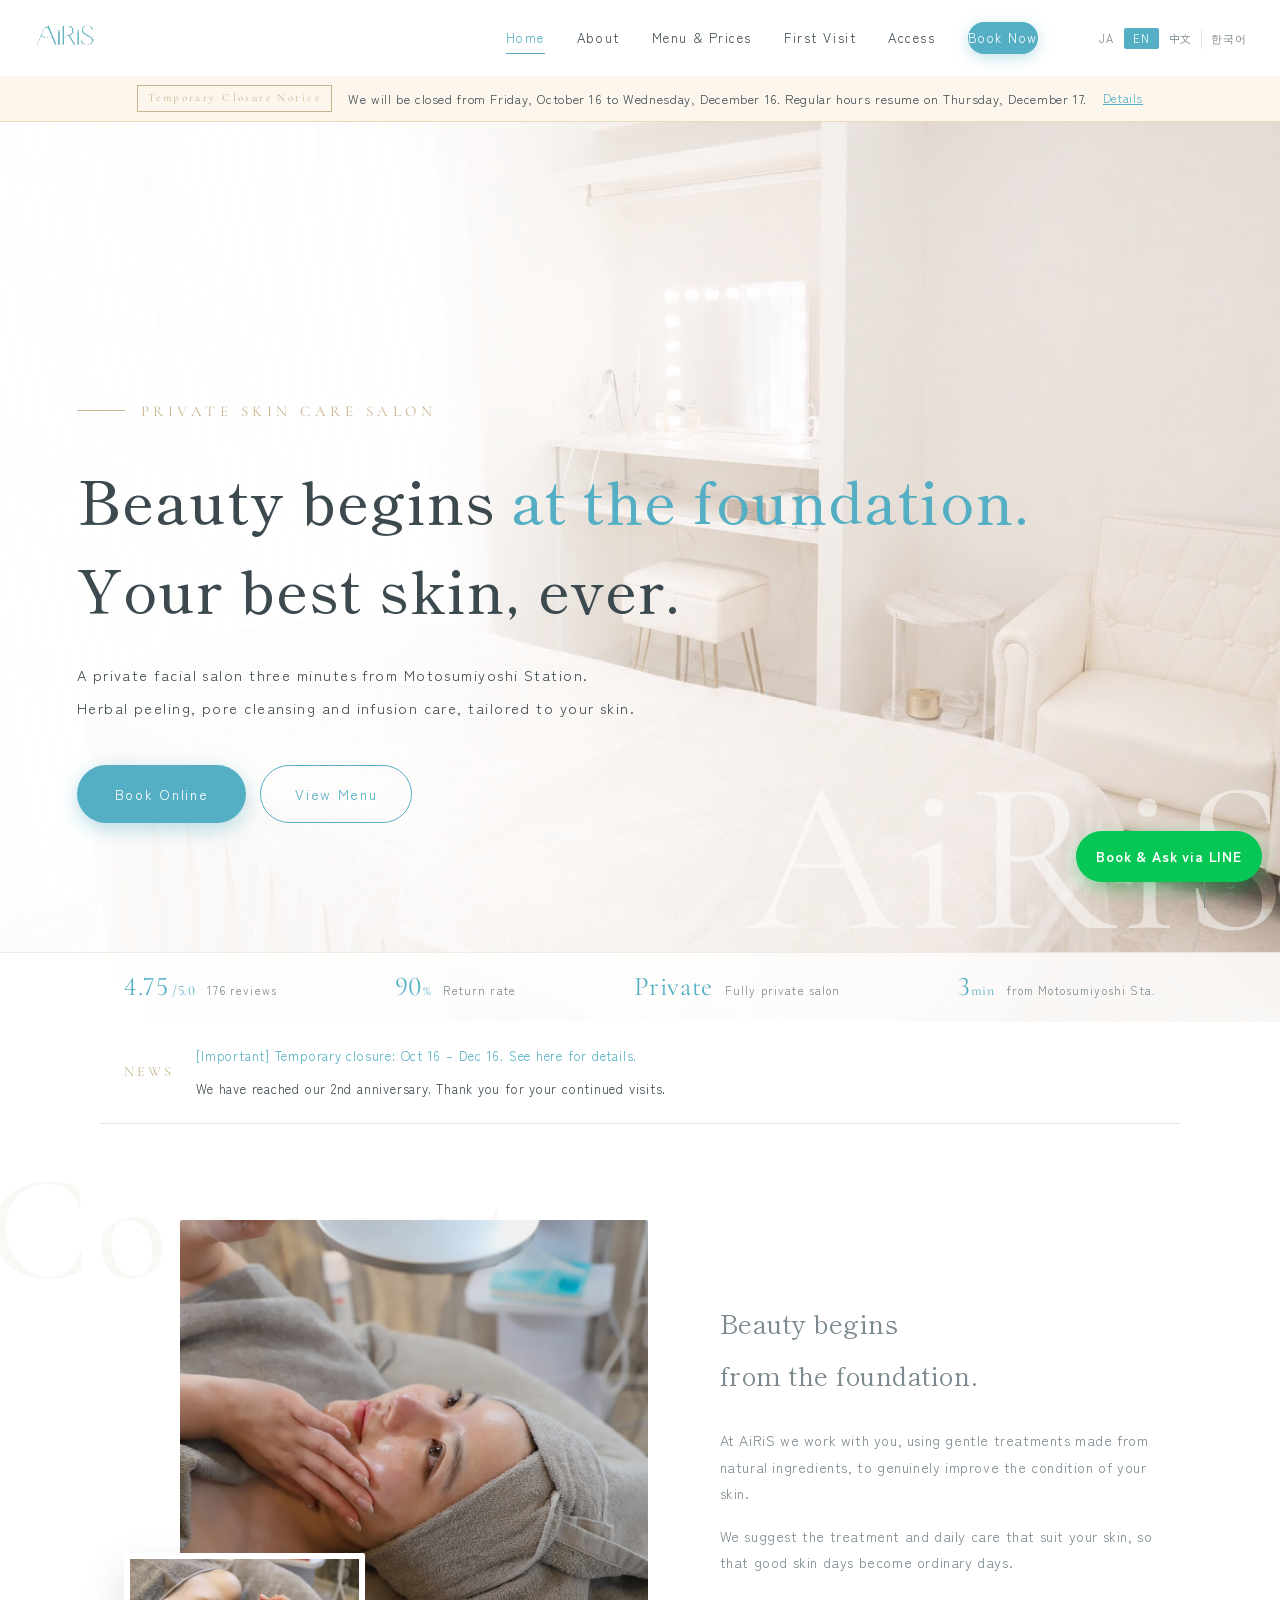
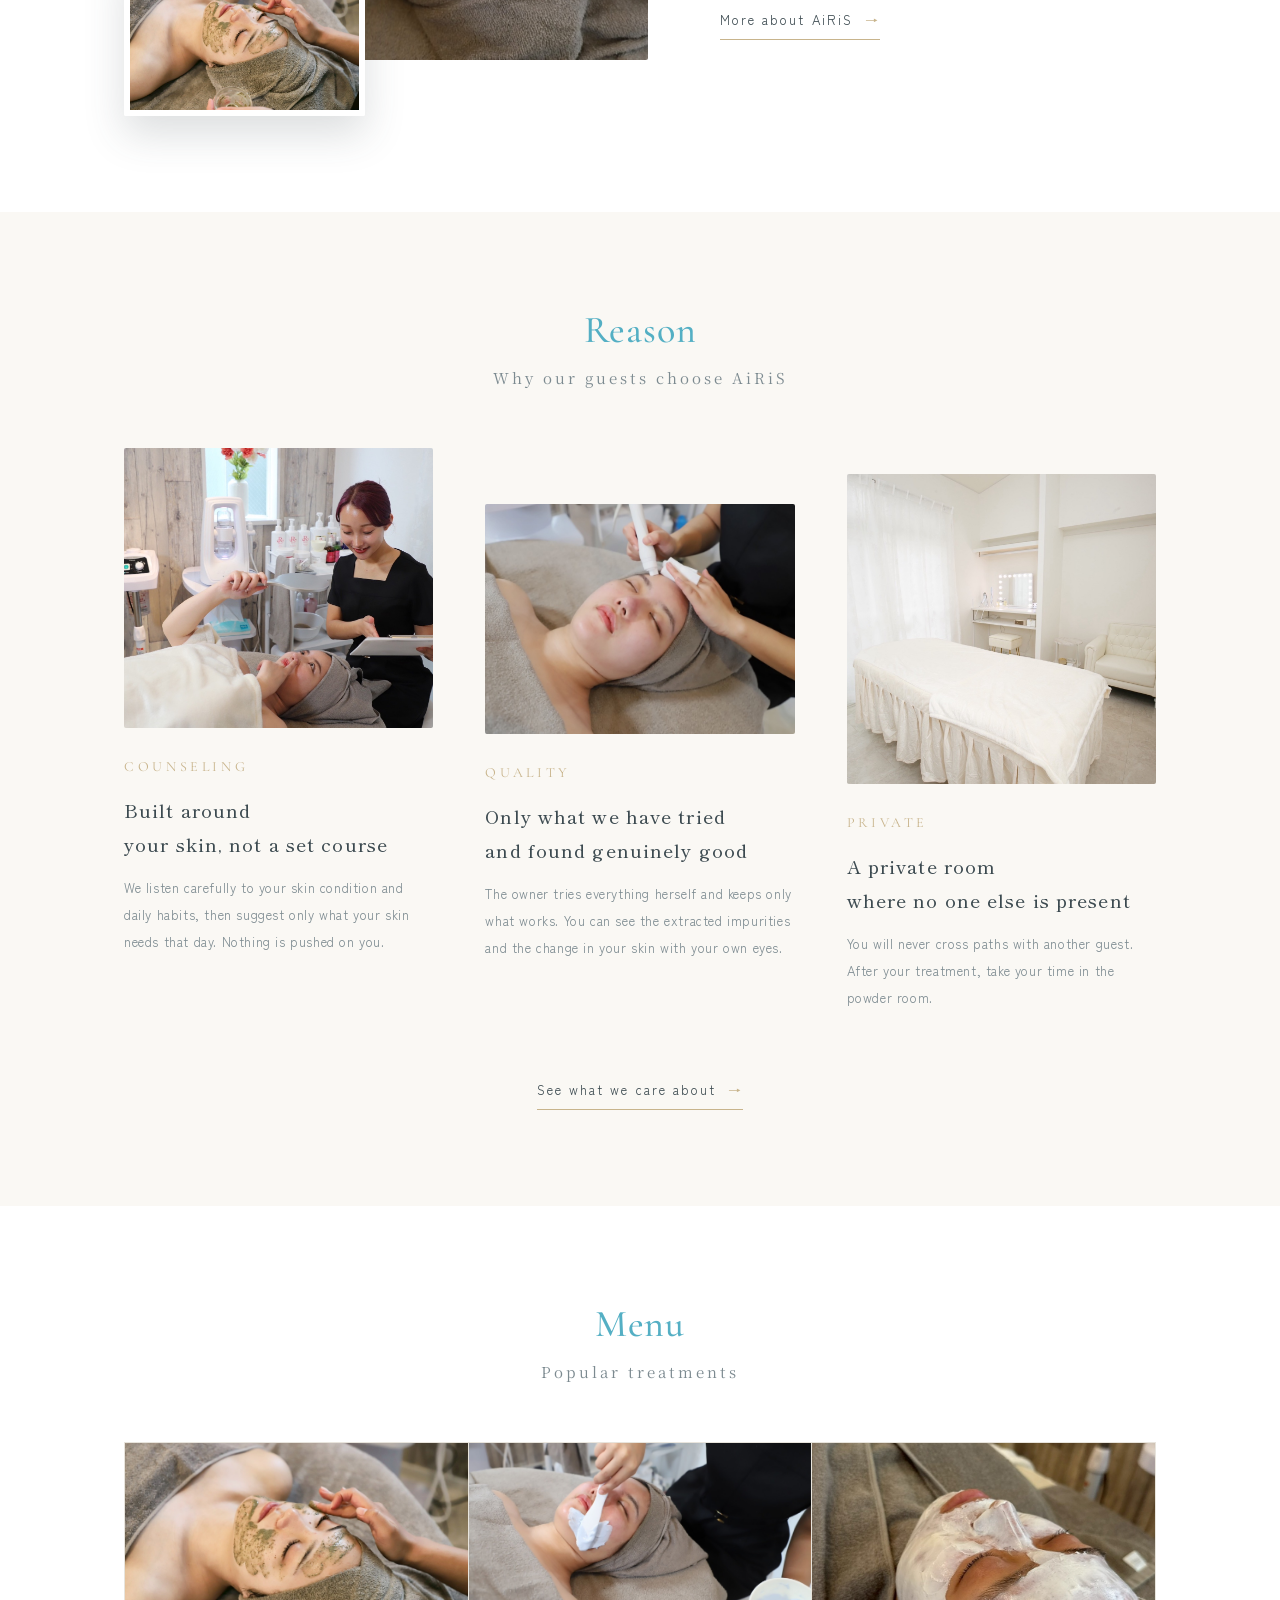
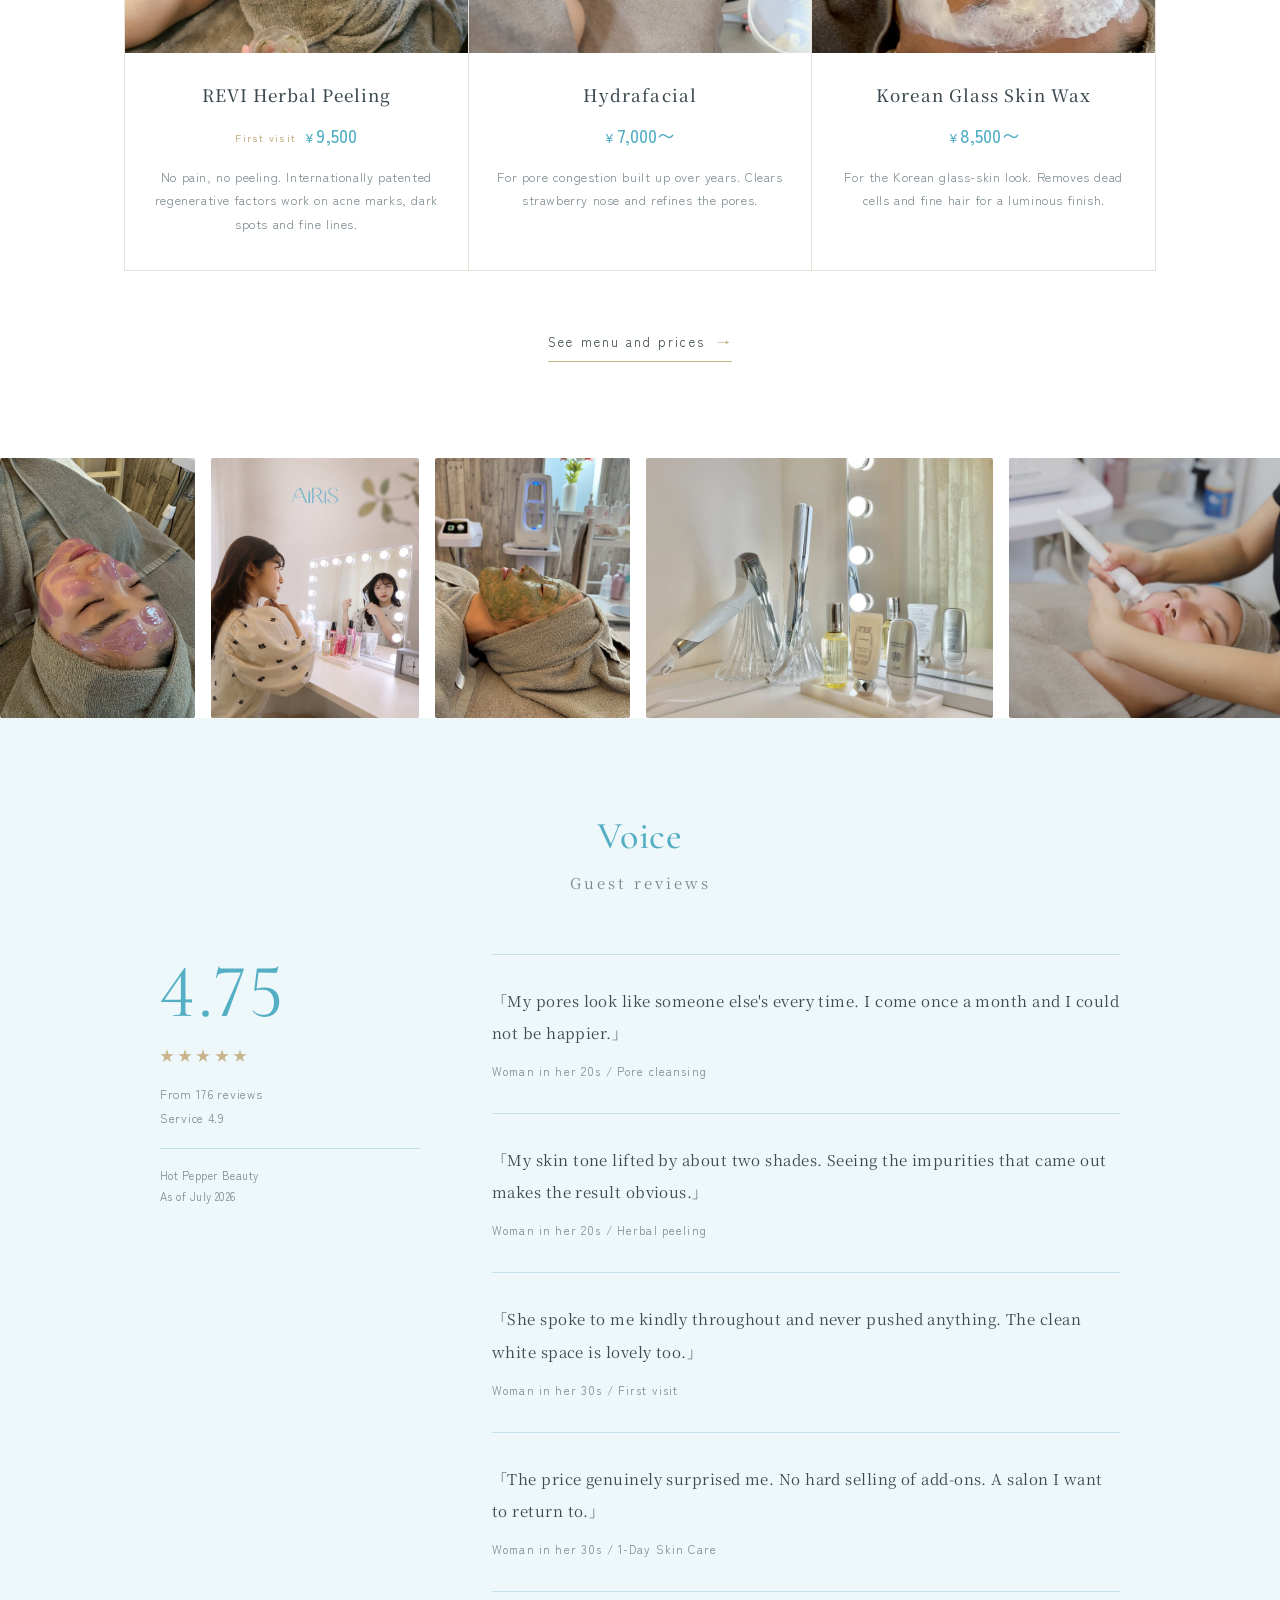
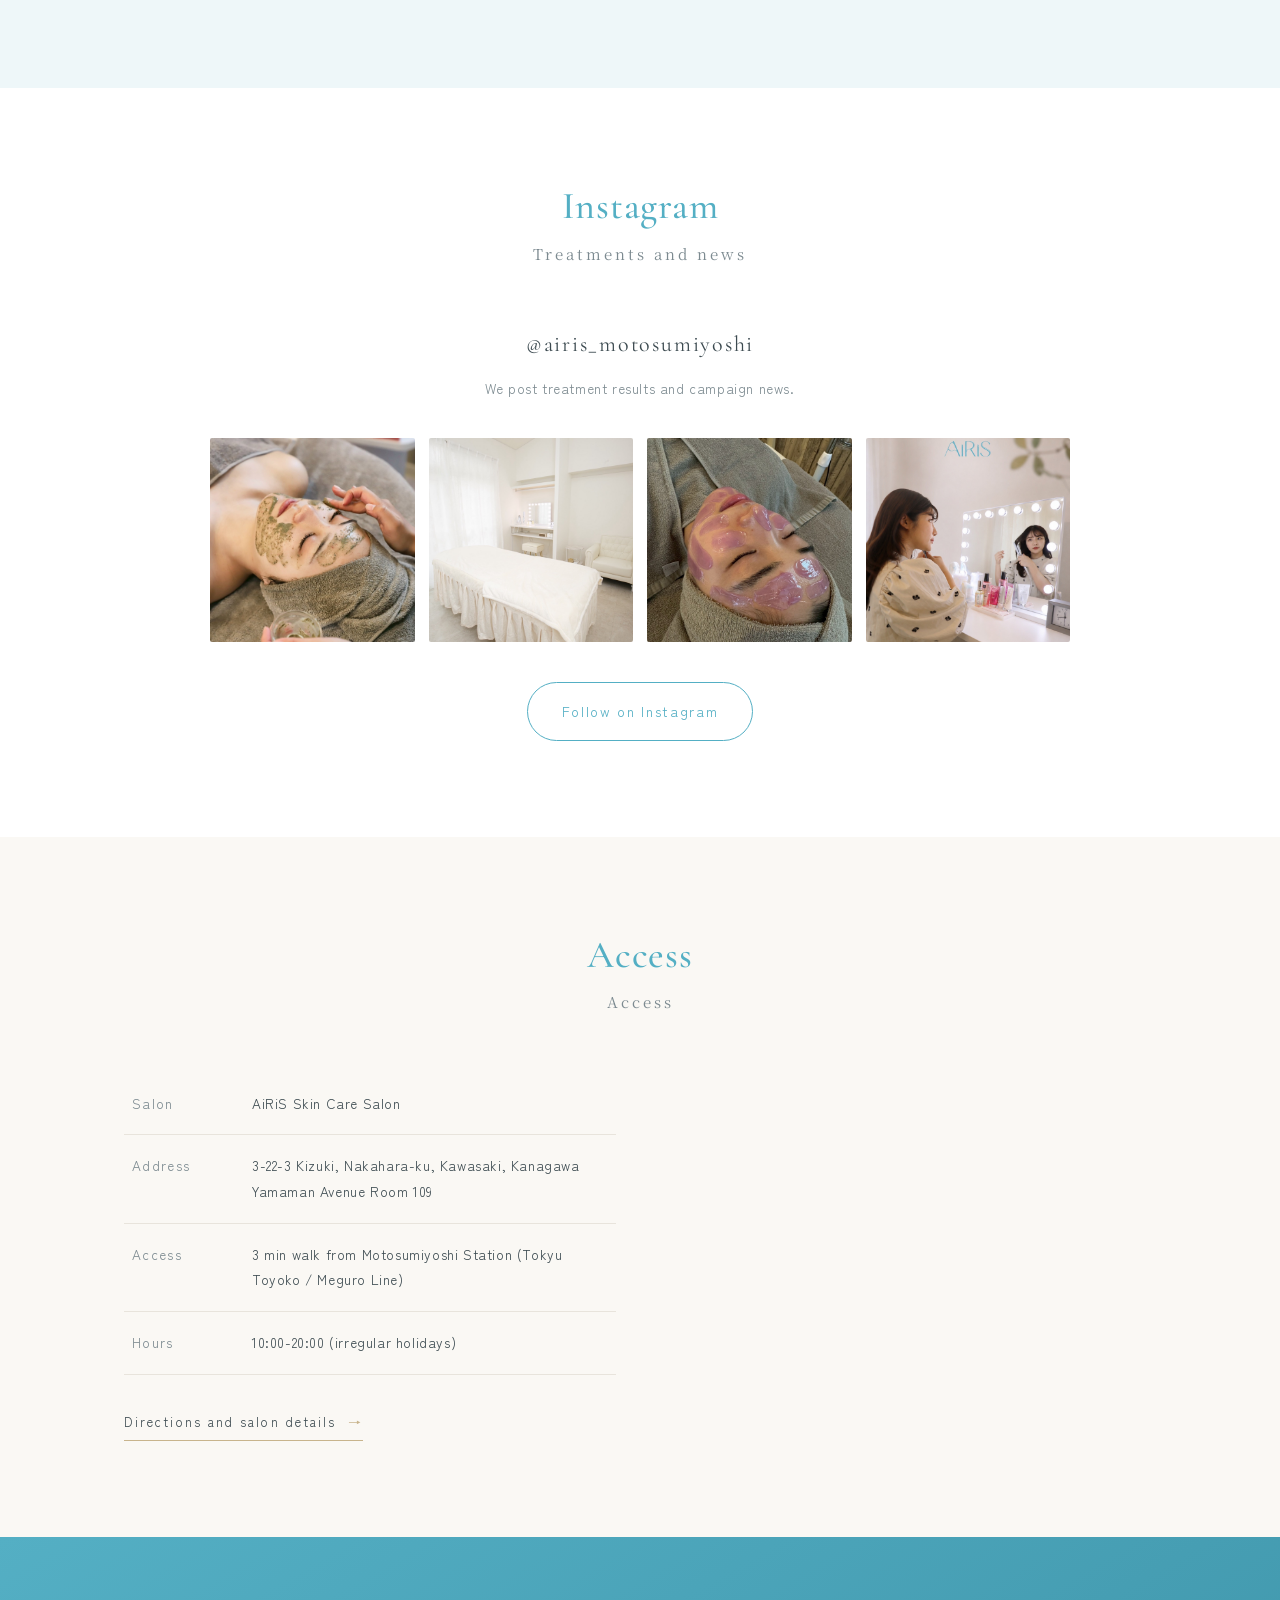
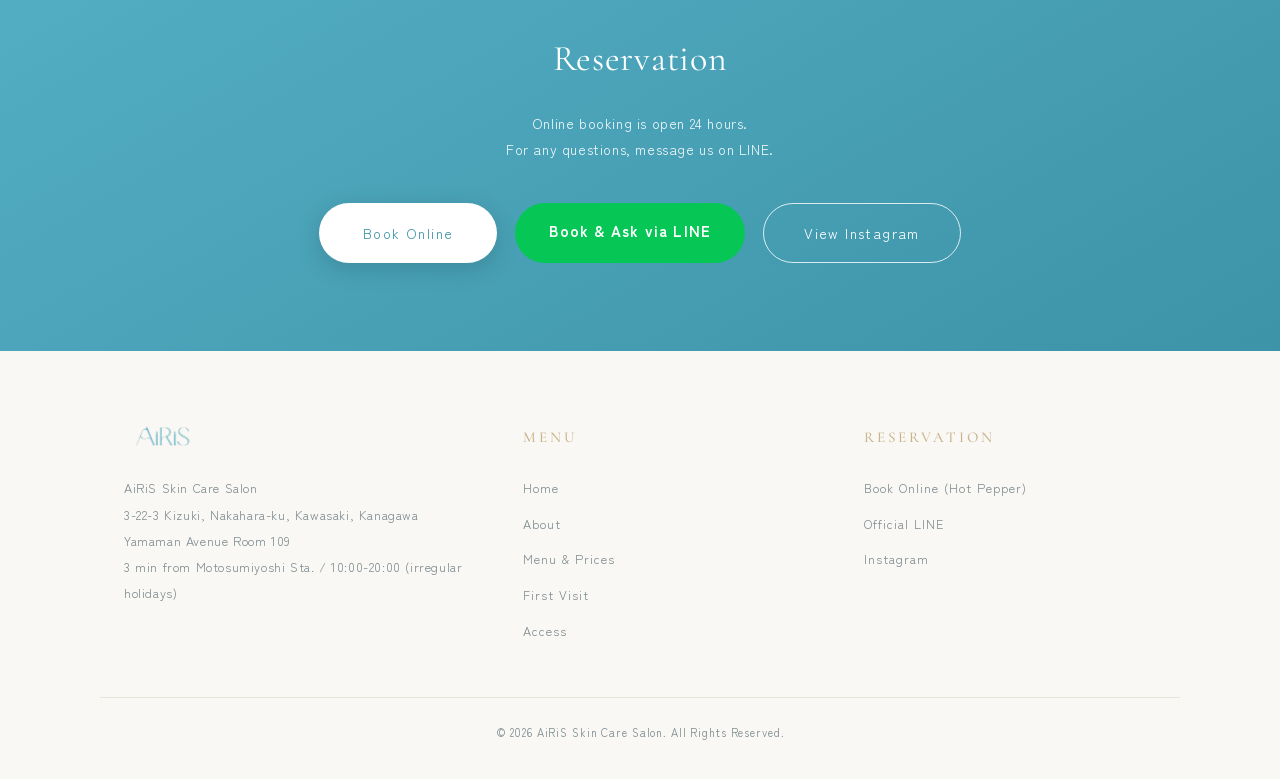
<file: index.html>
<!DOCTYPE html>
<html lang="ja">
<head>
<meta charset="UTF-8">
<meta name="viewport" content="width=device-width, initial-scale=1.0">
<title>美肌専門店 AiRiS｜元住吉駅徒歩3分・完全個室のフェイシャルエステ</title>
<meta name="description" content="元住吉駅徒歩3分、完全個室の美肌専門フェイシャルエステサロンAiRiS(アイリス)。REVIハーブピーリング・毛穴洗浄・水光ピールで、自分史上最高の美肌へ。綺麗は土台から、天然素材でお肌にやさしい肌質改善を。">
<link rel="preconnect" href="https://fonts.googleapis.com">
<link rel="preconnect" href="https://fonts.gstatic.com" crossorigin>
<link href="https://fonts.googleapis.com/css2?family=Cormorant+Garamond:ital,wght@0,400;0,500;0,600;1,400&family=Noto+Serif+JP:wght@400;500;600&family=Shippori+Mincho+B1:wght@400;500;600&family=Zen+Kaku+Gothic+New:wght@400;500;700&display=swap" rel="stylesheet">
<link rel="stylesheet" href="assets/css/style.css">
<style>
/* ---------- トップ専用: ファーストビュー ---------- */
.hero{
  position:relative;height:100svh;min-height:640px;overflow:hidden;
  display:flex;align-items:center;padding:0;
}
.hero-bg{position:absolute;inset:0;z-index:-2;}
.hero-bg img{
  width:100%;height:100%;object-fit:cover;object-position:center 40%;
  animation:heroZoom 18s ease-out forwards;
}
@keyframes heroZoom{from{transform:scale(1.12);}to{transform:scale(1);}}
.hero-veil{
  position:absolute;inset:0;z-index:-1;
  background:linear-gradient(100deg,
    rgba(255,255,255,.94) 0%,
    rgba(255,255,255,.82) 34%,
    rgba(255,255,255,.35) 62%,
    rgba(255,255,255,.05) 100%);
}
.hero-watermark{
  position:absolute;right:-1%;bottom:6%;z-index:0;
  font-family:'Cormorant Garamond',serif;
  font-size:clamp(120px,17vw,250px);line-height:1;
  color:#fff;opacity:.5;letter-spacing:.02em;pointer-events:none;
  mix-blend-mode:overlay;
}
.hero-inner{
  position:relative;z-index:1;
  max-width:1280px;width:100%;margin:0 auto;padding:76px 6% 0;
}
.hero-label{
  display:flex;align-items:center;gap:16px;
  font-family:'Cormorant Garamond',serif;
  font-size:15px;letter-spacing:.3em;color:var(--gold);
  margin-bottom:30px;
}
.hero-label::before{content:"";width:48px;height:1px;background:var(--gold);}
.hero-catch{
  font-family:'Shippori Mincho B1',serif;
  font-size:clamp(34px,4.6vw,60px);
  font-weight:500;line-height:1.72;letter-spacing:.14em;
  color:var(--ink);
}
.sp-br{display:none;}
.sp-only{display:none;}
.hero-catch .accent{color:var(--primary);}
.hero-sub{
  margin-top:26px;font-size:14.5px;color:var(--ink);
  line-height:2.3;letter-spacing:.1em;
}
.hero-cta{margin-top:40px;display:flex;gap:14px;flex-wrap:wrap;}
.hero-foot{
  position:absolute;left:0;right:0;bottom:0;z-index:2;
  background:rgba(255,255,255,.82);backdrop-filter:blur(10px);
  border-top:1px solid rgba(200,180,140,.25);
}
.hero-foot-inner{
  max-width:1080px;margin:0 auto;padding:20px 24px;
  display:flex;justify-content:space-between;gap:12px;flex-wrap:wrap;
}
.hero-foot .item{display:flex;align-items:baseline;gap:12px;}
.hero-foot .num{
  font-family:'Cormorant Garamond',serif;
  font-size:27px;color:var(--primary);line-height:1;
  font-variant-numeric:lining-nums;font-feature-settings:"lnum" 1;
}
.hero-foot .num small{font-size:14px;}
.hero-foot .label{font-size:11.5px;color:var(--ink-light);letter-spacing:.1em;}
.scroll-sign{
  position:absolute;right:38px;bottom:110px;z-index:2;
  display:flex;flex-direction:column;align-items:center;gap:14px;
  font-family:'Cormorant Garamond',serif;font-size:12px;letter-spacing:.3em;
  color:var(--ink-light);writing-mode:vertical-rl;
}
.scroll-sign::after{
  content:"";width:1px;height:56px;background:var(--ink-light);
  animation:scrollLine 2s ease-in-out infinite;transform-origin:top;
}
@keyframes scrollLine{0%{transform:scaleY(0);}45%{transform:scaleY(1);}100%{transform:scaleY(1);opacity:0;}}

/* ---------- ニュース帯 ---------- */
.news-bar{padding:0;background:var(--white);}
.news-bar .inner{
  max-width:1080px;margin:0 auto;padding:22px 24px;
  display:flex;align-items:center;gap:22px;
  border-bottom:1px solid var(--line);
}
.news-bar .tag{
  font-family:'Cormorant Garamond',serif;
  color:var(--gold);letter-spacing:.22em;font-size:14px;white-space:nowrap;
}
.news-bar a{font-size:13px;color:var(--ink);letter-spacing:.06em;}
.news-bar a:hover{color:var(--primary);}
.news-bar .news-items{display:flex;flex-direction:column;gap:8px;min-width:0;}
.news-bar .news-items a:first-child{color:var(--primary);}

/* ---------- コンセプトダイジェスト ---------- */
.concept-top{background:var(--white);position:relative;overflow:hidden;}
.concept-top::before{
  content:"Concept";
  font-family:'Cormorant Garamond',serif;
  position:absolute;left:-1%;top:30px;font-size:150px;line-height:1;
  color:var(--cream);z-index:0;letter-spacing:.04em;
}
.concept-grid{
  position:relative;z-index:1;
  display:grid;grid-template-columns:6fr 5fr;gap:72px;align-items:center;
}
.concept-imgs{position:relative;padding:0 0 56px 56px;}
.concept-imgs .img-main{border-radius:2px;overflow:hidden;}
.concept-imgs .img-main img{width:100%;height:440px;object-fit:cover;}
.concept-imgs .img-sub{
  position:absolute;left:0;bottom:0;width:46%;
  border:6px solid #fff;border-radius:2px;overflow:hidden;
  box-shadow:0 18px 40px rgba(60,74,80,.18);
}
.concept-copy .lead{
  font-family:'Shippori Mincho B1',serif;
  font-size:26px;line-height:2;letter-spacing:.12em;margin-bottom:26px;
}
.concept-copy p{color:var(--ink-light);font-size:14px;margin-bottom:16px;}
.concept-copy .more-link{margin-top:16px;}

/* ---------- 選ばれる理由 — 3枚並びをやめ、高さをずらした紙面に ---------- */
.reason-top{background:var(--cream);}
.reason-cols{display:grid;grid-template-columns:repeat(3,1fr);gap:52px;align-items:start;}
.reason-col:nth-child(2){margin-top:56px;}
.reason-col:nth-child(3){margin-top:26px;}
.reason-col .ph{overflow:hidden;border-radius:2px;margin-bottom:26px;}
.reason-col .ph img{width:100%;height:280px;object-fit:cover;transition:transform .9s;}
.reason-col:nth-child(2) .ph img{height:230px;}
.reason-col:nth-child(3) .ph img{height:310px;}
.reason-col:hover .ph img{transform:scale(1.05);}
.reason-col .no{
  font-family:'Cormorant Garamond',serif;
  font-size:14px;letter-spacing:.26em;color:var(--gold);display:block;margin-bottom:12px;
}
.reason-col h3{
  font-family:'Shippori Mincho B1',serif;
  font-size:18.5px;font-weight:500;letter-spacing:.06em;line-height:1.85;margin-bottom:14px;
}
.reason-col p{font-size:13px;color:var(--ink-light);line-height:2.05;}
.reason-more{text-align:center;margin-top:64px;}

/* ---------- メニューダイジェスト ---------- */
.menu-top{background:var(--white);}
.menu-cols{display:grid;grid-template-columns:repeat(3,1fr);gap:1px;background:var(--line);border:1px solid var(--line);}
.menu-col{background:#fff;padding:0 0 34px;text-align:center;transition:background .4s;}
.menu-col:hover{background:var(--cream);}
.menu-col .ph{height:210px;overflow:hidden;margin-bottom:26px;}
.menu-col .ph img{width:100%;height:100%;object-fit:cover;transition:transform .8s;}
.menu-col:hover .ph img{transform:scale(1.05);}
.menu-col h3{
  font-family:'Noto Serif JP',serif;font-size:17px;font-weight:500;letter-spacing:.06em;
}
/* 価格は等幅数字の本文書体で。Cormorantは数字が古典様式で読みにくい */
.menu-col .price{
  font-family:'Zen Kaku Gothic New',sans-serif;
  font-variant-numeric:tabular-nums;font-feature-settings:"tnum" 1;
  color:var(--primary);font-size:18px;font-weight:500;
  letter-spacing:.01em;margin:7px 0 12px;
}
.menu-col .price .yen{font-size:.7em;margin-right:1px;}
.menu-col .price .tag{
  font-family:'Zen Kaku Gothic New',sans-serif;
  font-size:10.5px;color:var(--gold);letter-spacing:.12em;
  margin-right:8px;vertical-align:1px;
}
.menu-col p{font-size:12.5px;color:var(--ink-light);padding:0 26px;line-height:1.9;}
.menu-more{text-align:center;margin-top:56px;}

/* ---------- お客様の声 — カードを並べず、評価と声を一体の紙面に ---------- */
.voice{background:var(--primary-pale);}
.voice-inner{
  max-width:960px;margin:0 auto;
  display:grid;grid-template-columns:260px 1fr;gap:72px;align-items:start;
}
.voice-score{position:sticky;top:110px;}
.voice-score .num{
  font-family:'Cormorant Garamond',serif;
  font-variant-numeric:lining-nums;font-feature-settings:"lnum" 1;
  font-size:76px;line-height:1;color:var(--primary);letter-spacing:.02em;
}
.voice-score .stars{color:var(--gold);font-size:14px;letter-spacing:.3em;margin:12px 0 14px;}
.voice-score .cnt{font-size:12px;color:var(--ink-light);line-height:2;letter-spacing:.06em;}
.voice-score .src{
  font-size:11px;color:var(--ink-light);margin-top:18px;padding-top:16px;
  border-top:1px solid rgba(84,175,196,.3);letter-spacing:.04em;line-height:1.9;
}
.voice-list{border-top:1px solid rgba(84,175,196,.28);}
.voice-item{padding:30px 0;border-bottom:1px solid rgba(84,175,196,.28);}
.voice-item p{
  font-family:'Noto Serif JP',serif;
  font-size:15px;line-height:2.15;letter-spacing:.03em;
}
.voice-item p::before{content:"「";}
.voice-item p::after{content:"」";}
.voice-item .who{
  margin-top:12px;font-size:11.5px;color:var(--ink-light);letter-spacing:.1em;
}

/* ---------- Instagram ---------- */
.insta{background:var(--white);text-align:center;}
.insta .handle{
  font-family:'Cormorant Garamond',serif;
  font-size:22px;letter-spacing:.08em;color:var(--ink);margin-bottom:10px;
}
.insta p{font-size:13.5px;color:var(--ink-light);margin-bottom:36px;}
.insta-grid{
  display:grid;grid-template-columns:repeat(4,1fr);gap:14px;
  max-width:860px;margin:0 auto 40px;
}
.insta-grid a{overflow:hidden;border-radius:2px;display:block;}
.insta-grid img{width:100%;aspect-ratio:1;object-fit:cover;transition:transform .6s,opacity .4s;}
.insta-grid a:hover img{transform:scale(1.06);opacity:.85;}

/* ---------- アクセス簡易 ---------- */
.access-top{background:var(--cream);}
.access-grid{display:grid;grid-template-columns:1fr 1fr;gap:48px;align-items:stretch;}
.access-map{min-height:340px;border-radius:2px;overflow:hidden;}
.access-map iframe{width:100%;height:100%;border:0;min-height:340px;}

@media(max-width:900px){
  .hero{min-height:600px;}
  .hero-inner{padding:90px 22px 0;}
  .sp-br{display:inline;}
  .sp-only{display:inline;}
  .pc-only{display:none;}
  .hero-label{
    font-size:10px;letter-spacing:.18em;gap:10px;margin-bottom:22px;
  }
  .hero-label::before{width:26px;}
  .hero-catch{font-size:26px;letter-spacing:.07em;line-height:1.9;}
  .hero-sub{font-size:12.5px;line-height:2.05;margin-top:20px;letter-spacing:.02em;}
  .hero-cta{margin-top:30px;gap:10px;}
  .hero-cta .btn-main,.hero-cta .btn-ghost{padding:13px 24px;font-size:12.5px;}
  .hero-watermark{font-size:86px;bottom:15%;opacity:.34;}
  .scroll-sign{display:none;}
  /* 実績バーは2×2グリッドで整列させる */
  .hero-foot-inner{
    display:grid;grid-template-columns:1fr 1fr;gap:10px 12px;padding:16px 22px;
  }
  .hero-foot .item{gap:8px;}
  .hero-foot .num{font-size:19px;}
  .hero-foot .num small{font-size:11px;}
  .hero-foot .label{font-size:10px;letter-spacing:.06em;}
  .news-bar .inner{padding:18px 22px;gap:14px;flex-wrap:wrap;}
  .news-bar .tag{font-size:12px;letter-spacing:.16em;}
  .news-bar a{font-size:12.5px;line-height:1.9;}
  .concept-top::before{font-size:96px;top:14px;}
  .concept-grid{grid-template-columns:1fr;gap:26px;}
  .concept-imgs{padding:0 0 30px 30px;}
  .concept-imgs .img-main img{height:50vw;min-height:195px;}
  .concept-copy .lead{font-size:22px;line-height:1.9;margin-bottom:16px;}
  html[lang="ja"] .concept-copy .lead br{display:none;}
  /* 選ばれる理由は写真を左に添えた横並びにして、3つを一望できるようにする */
  .reason-cols{grid-template-columns:1fr;gap:22px;}
  .reason-col:nth-child(2),.reason-col:nth-child(3){margin-top:0;}
  .reason-col{
    display:grid;grid-template-columns:120px 1fr;
    column-gap:16px;row-gap:0;align-items:start;
  }
  .reason-col .ph{grid-column:1;grid-row:1 / span 3;margin-bottom:0;}
  .reason-col .no{grid-column:2;grid-row:1;margin-bottom:6px;font-size:12px;}
  .reason-col h3{grid-column:2;grid-row:2;font-size:16.5px;line-height:1.7;margin-bottom:8px;}
  html[lang="ja"] .reason-col h3 br{display:none;}
  .reason-col p{grid-column:2;grid-row:3;font-size:12.5px;line-height:1.9;}
  .reason-col .ph img,
  .reason-col:nth-child(2) .ph img,
  .reason-col:nth-child(3) .ph img{height:150px;min-height:0;}
  .reason-more{margin-top:32px;}
  /* 口コミ — 評価を上に置き、声を下に流す */
  .voice-inner{grid-template-columns:1fr;gap:22px;}
  .voice-score{position:static;display:flex;align-items:baseline;gap:16px;flex-wrap:wrap;}
  .voice-score .num{font-size:52px;}
  .voice-score .stars{margin:0;font-size:12px;letter-spacing:.24em;}
  .voice-score .cnt{font-size:11.5px;line-height:1.9;}
  html[lang="ja"] .voice-score .cnt br{display:none;}
  .voice-score .src{
    border-top:none;padding-top:0;margin-top:0;width:100%;font-size:10.5px;
  }
  html[lang="ja"] .voice-score .src br{display:none;}
  .voice-item{padding:18px 0;}
  .voice-item p{font-size:13.5px;line-height:1.9;}
  /* メニューは横スワイプで3枚見せる */
  .menu-cols{
    display:flex;gap:12px;background:none;border:none;
    overflow-x:auto;scroll-snap-type:x mandatory;
    padding-bottom:8px;margin:0 -22px;padding-left:22px;padding-right:22px;
    -webkit-overflow-scrolling:touch;
  }
  .menu-cols::-webkit-scrollbar{display:none;}
  .menu-col{
    flex:0 0 76%;scroll-snap-align:center;
    border:1px solid var(--line);padding-bottom:28px;
  }
  .menu-col .ph{height:180px;margin-bottom:20px;}
  .menu-col p{padding:0 20px;}
  .menu-more{margin-top:40px;}
  .insta-grid{grid-template-columns:repeat(2,1fr);gap:10px;}
  .insta .handle{font-size:18px;}
  .insta p{font-size:12.5px;margin-bottom:28px;}
  .voice-item{padding:30px 24px;}
  .voice-item p{font-size:13px;}
  .access-grid{grid-template-columns:1fr;gap:32px;}
  .access-map,.access-map iframe{min-height:280px;}
}

/* ---------- イントロアニメーション(水滴×波紋・初回のみ) ---------- */
#airis-intro{
  position:fixed;inset:0;z-index:9999;
  display:grid;place-items:center;overflow:hidden;
  background:radial-gradient(circle at 50% 42%,
    #ffffff 0%, #fbfdfe 45%, #eef7f9 78%, #e4f2f5 100%);
  animation:airisIntroOut .6s ease 2.45s forwards;
}
#airis-intro > *{grid-area:1/1;}
@keyframes airisIntroOut{
  to{opacity:0;visibility:hidden;pointer-events:none;}
}

/* 一滴の水(上から落下→着水でつぶれて消える) */
.airis-drop{
  width:20px;height:24px;border-radius:50%;
  background:radial-gradient(circle at 34% 28%,
    rgba(255,255,255,.95) 0%, rgba(196,231,238,.95) 30%,
    rgba(84,175,196,.85) 68%, rgba(61,147,168,.95) 100%);
  box-shadow:0 4px 14px rgba(84,175,196,.35),
    inset 0 -3px 5px rgba(255,255,255,.45),
    inset 2px 3px 4px rgba(255,255,255,.6);
  animation:
    airisDropFall .7s cubic-bezier(.5,.05,.75,.4) .15s both,
    airisDropLand .22s ease-out .85s forwards;
}
@keyframes airisDropFall{
  from{transform:translateY(-46vh) scale(.72,1.28);opacity:0;}
  18%{opacity:1;}
  to{transform:translateY(0) scale(.9,1.08);opacity:1;}
}
@keyframes airisDropLand{
  from{transform:translateY(0) scale(.9,1.08);opacity:1;}
  to{transform:translateY(3px) scale(2,.22);opacity:0;}
}

/* 着水の瞬間の光 */
.airis-splash{
  width:110px;height:42px;border-radius:50%;
  background:radial-gradient(closest-side,
    rgba(255,255,255,.95) 0%, rgba(140,205,219,.55) 45%, rgba(84,175,196,0) 75%);
  opacity:0;
  animation:airisSplash .6s ease-out .85s both;
}
@keyframes airisSplash{
  0%{transform:scale(.25);opacity:0;}
  12%{opacity:.95;}
  100%{transform:scale(1.9);opacity:0;}
}

/* 波紋(同心円が時間差で外側へ) */
.airis-ripple{
  width:min(74vmin,540px);height:min(74vmin,540px);
  border-radius:50%;border:1.5px solid rgba(84,175,196,.55);
  opacity:0;
  animation:airisRipple 1.5s cubic-bezier(.16,.84,.44,1) .85s both;
}
.airis-ripple.r2{animation-delay:1.02s;border-color:rgba(84,175,196,.35);}
.airis-ripple.r3{animation-delay:1.2s;border-color:rgba(200,180,140,.5);}
.airis-ripple.r4{animation-delay:1.38s;border-color:rgba(84,175,196,.25);animation-duration:1.4s;}
@keyframes airisRipple{
  0%{transform:scale(.05);opacity:0;}
  8%{opacity:.9;}
  100%{transform:scale(1);opacity:0;}
}

/* ロゴのフェードイン */
.airis-intro-logo{
  width:clamp(150px,20vw,200px);height:auto;
  opacity:0;
  animation:airisLogoIn .85s ease-out 1.35s both;
}
@keyframes airisLogoIn{
  from{opacity:0;transform:translateY(10px) scale(.97);filter:blur(6px);}
  to{opacity:1;transform:translateY(0) scale(1);filter:blur(0);}
}

@media(max-width:900px){
  .airis-intro-logo{width:148px;}
  .airis-ripple{width:min(84vmin,420px);height:min(84vmin,420px);}
}

/* モーション低減設定のユーザーにはイントロを出さない */

</style>
</head>
<body>

<!-- 休業のお知らせ -->
<div class="notice-bar">
  <div class="notice-inner">
    <span class="notice-label">休業のお知らせ</span>
    <span class="notice-text">10月16日(金)〜12月16日(水)は休業いたします。12月17日(木)より通常営業を再開予定です。</span>
    <a class="notice-link" href="news.html">詳しくはこちら</a>
  </div>
</div>

<!-- イントロアニメーション(初回のみ・sessionStorageで制御) -->
<div id="airis-intro" aria-hidden="true">
  <span class="airis-drop"></span>
  <span class="airis-splash"></span>
  <span class="airis-ripple r1"></span>
  <span class="airis-ripple r2"></span>
  <span class="airis-ripple r3"></span>
  <span class="airis-ripple r4"></span>
  <img class="airis-intro-logo" src="assets/img/logo.png" alt="">
</div>
<script>
/* 2回目以降は描画前に即非表示(チラつき防止のため同期実行) */
(function(){
  try{
    if(sessionStorage.getItem('airis_intro_done')){
      document.getElementById('airis-intro').style.display='none';
    } else {
      sessionStorage.setItem('airis_intro_done','1');
    }
  }catch(e){}
})();
</script>

<header id="header" class="transparent">
  <div class="header-inner">
    <a href="index.html" class="header-logo"><img src="assets/img/logo.png" alt="美肌専門店 AiRiS"></a>
    <nav class="pc-nav">
      <a href="index.html" class="current">ホーム</a>
      <a href="about.html">AiRiSについて</a>
      <a href="menu.html">メニュー・料金</a>
      <a href="guide.html">初めての方へ</a>
      <a href="access.html">アクセス</a>
      <a class="btn-reserve" href="https://beauty.hotpepper.jp/kr/slnH000710350/" target="_blank" rel="noopener">ご予約はこちら</a>
    </nav>
    <button class="menu-toggle" id="menuToggle" aria-label="メニュー">
      <span></span><span></span><span></span>
    </button>
  </div>
</header>
<nav class="sp-nav" id="spNav">
  <a href="index.html">ホーム</a>
  <a href="about.html">AiRiSについて</a>
  <a href="menu.html">メニュー・料金</a>
  <a href="guide.html">初めての方へ</a>
  <a href="access.html">アクセス</a>
  <a href="https://beauty.hotpepper.jp/kr/slnH000710350/" target="_blank" rel="noopener">ご予約はこちら</a>
</nav>

<!-- ファーストビュー -->
<div class="hero">
  <div class="hero-bg"><img src="assets/img/hero_room.jpg" alt="AiRiSの完全個室の施術ルーム"></div>
  <div class="hero-veil"></div>
  <div class="hero-watermark">AiRiS</div>
  <div class="hero-inner">
    <div class="hero-label">PRIVATE SKIN CARE SALON</div>
    <h1 class="hero-catch">綺麗は、<span class="accent">土台</span>から。<br>自分史上最高の美肌へ。</h1>
    <p class="hero-sub">
      <span class="pc-only">元住吉駅 徒歩3分、完全個室の美肌専門フェイシャルサロン。<br>
      ハーブピーリング × 毛穴洗浄 × 導入ケアで、あなただけの肌管理を。</span>
      <span class="sp-only">元住吉駅 徒歩3分、完全個室の<br>美肌専門フェイシャルサロン。<br>
      あなただけの、オーダーメイド肌管理を。</span>
    </p>
    <div class="hero-cta">
      <a class="btn-main" href="https://beauty.hotpepper.jp/kr/slnH000710350/" target="_blank" rel="noopener">WEB予約する</a>
      <a class="btn-ghost" href="menu.html">メニューを見る</a>
    </div>
  </div>
  <div class="scroll-sign">SCROLL</div>
  <div class="hero-foot">
    <div class="hero-foot-inner">
      <div class="item"><span class="num">4.75<small> /5.0</small></span><span class="label">口コミ評価 176件</span></div>
      <div class="item"><span class="num">90<small>%</small></span><span class="label">リピート率</span></div>
      <div class="item"><span class="num en">Private</span><span class="label">完全個室サロン</span></div>
      <div class="item"><span class="num">3<small>min</small></span><span class="label">元住吉駅から徒歩</span></div>
    </div>
  </div>
</div>

<!-- ニュース帯 -->
<div class="news-bar">
  <div class="inner fade">
    <span class="tag">NEWS</span>
    <div class="news-items">
      <a href="news.html">【重要】休業のお知らせ(10/16〜12/16)。詳細はこちらをご覧ください</a>
      <a href="https://beauty.hotpepper.jp/kr/slnH000710350/" target="_blank" rel="noopener">おかげさまで開業2周年を迎えました。いつもご来店ありがとうございます</a>
    </div>
  </div>
</div>

<!-- コンセプト -->
<section class="concept-top" id="concept">
  <div class="wrap">
    <div class="concept-grid">
      <div class="concept-imgs fade">
        <div class="img-main"><img src="assets/img/hand_care.jpg" alt="丁寧なフェイシャルトリートメント"></div>
        <div class="img-sub"><img src="assets/img/herb_peeling.jpg" alt="ハーブピーリング施術"></div>
      </div>
      <div class="concept-copy fade">
        <p class="lead">綺麗は、<br>土台から。</p>
        <p>AiRiSは、天然素材を使用したお肌にやさしい肌質改善を、エステティシャンと一緒に真摯に目指していくサロンです。</p>
        <p>ひとりひとりのお肌に最適な施術と日常のケアをご提案し、「肌の調子が良いと気分が上がる」、そんな毎日を送っていただけるようお手伝いします。</p>
        <a class="more-link" href="about.html">AiRiSについて詳しく</a>
      </div>
    </div>
  </div>
</section>

<!-- 選ばれる理由 -->
<section class="reason-top">
  <div class="wrap">
    <div class="sec-head fade">
      <div class="en-title">Reason</div>
      <div class="ja-title">AiRiSが選ばれる理由</div>
    </div>
    <div class="reason-cols">
      <div class="reason-col fade">
        <div class="ph"><img src="assets/img/counseling.jpg" alt="丁寧なカウンセリング"></div>
        <span class="no">COUNSELING</span>
        <h3>ひとりひとりの肌に<br>合わせて組み立てる</h3>
        <p>肌状態も生活習慣も丁寧にお伺いしたうえで、その日に必要な施術だけをご提案します。無理なご案内はしません。</p>
      </div>
      <div class="reason-col fade">
        <div class="ph"><img src="assets/img/poration.jpg" alt="結果にこだわる施術"></div>
        <span class="no">QUALITY</span>
        <h3>良いものを、さらに<br>良いものにしてお届けする</h3>
        <p>オーナー自身が体験して、効果のあるものだけを。取れた汚れも肌の変化も、その場で目でご確認いただけます。</p>
      </div>
      <div class="reason-col fade">
        <div class="ph"><img src="assets/img/room_wide.jpg" alt="白基調の完全個室"></div>
        <span class="no">PRIVATE</span>
        <h3>誰にも気兼ねのいらない<br>完全個室のプライベート空間</h3>
        <p>ほかのお客様と顔を合わせることはありません。施術後はパウダールームでゆっくりお仕度いただけます。</p>
      </div>
    </div>
    <div class="reason-more fade"><a class="more-link" href="about.html">こだわりをもっと見る</a></div>
  </div>
</section>

<!-- メニューダイジェスト -->
<section class="menu-top">
  <div class="wrap">
    <div class="sec-head fade">
      <div class="en-title">Menu</div>
      <div class="ja-title">人気メニュー</div>
    </div>
    <div class="menu-cols fade">
      <a class="menu-col" href="menu.html">
        <div class="ph"><img src="assets/img/herb_peeling.jpg" alt="REVIハーブピーリング"></div>
        <h3>REVI肌質改善ハーブピーリング</h3>
        <div class="price"><span class="tag">初回</span><span class="yen">¥</span>9,500</div>
        <p>痛み・剥離なし。世界特許取得の再生因子で、ニキビ跡からシミしわまで。</p>
      </a>
      <a class="menu-col" href="menu.html">
        <div class="ph"><img src="assets/img/cleansing.jpg" alt="3STEP毛穴洗浄"></div>
        <h3>ハイドラフェイシャル</h3>
        <div class="price"><span class="yen">¥</span>7,000〜</div>
        <p>長年の頑固な毛穴汚れに。いちご鼻の解消、毛穴レスを目指せます。</p>
      </a>
      <a class="menu-col" href="menu.html">
        <div class="ph"><img src="assets/img/mask_white.jpg" alt="韓国肌うる艶WAX"></div>
        <h3>韓国肌うる艶WAX</h3>
        <div class="price"><span class="yen">¥</span>8,500〜</div>
        <p>憧れの韓国肌に。角質とうぶ毛を除去して、うる艶のお肌へ。</p>
      </a>
    </div>
    <div class="menu-more fade"><a class="more-link" href="menu.html">メニュー・料金を見る</a></div>
  </div>
</section>

<!-- ギャラリーマーキー -->
<div class="marquee" aria-hidden="true">
  <div class="marquee-track">
    <img src="assets/img/pack_pink.jpg" alt="">
    <img src="assets/img/dresser.jpg" alt="">
    <img src="assets/img/herb_side.jpg" alt="">
    <img src="assets/img/powder_room.jpg" alt="">
    <img src="assets/img/plasma.jpg" alt="">
    <img src="assets/img/revi.jpg" alt="">
    <img src="assets/img/mask_white.jpg" alt="">
    <img src="assets/img/room_wide2.jpg" alt="">
    <img src="assets/img/pack_pink.jpg" alt="">
    <img src="assets/img/dresser.jpg" alt="">
    <img src="assets/img/herb_side.jpg" alt="">
    <img src="assets/img/powder_room.jpg" alt="">
    <img src="assets/img/plasma.jpg" alt="">
    <img src="assets/img/revi.jpg" alt="">
    <img src="assets/img/mask_white.jpg" alt="">
    <img src="assets/img/room_wide2.jpg" alt="">
  </div>
</div>

<!-- お客様の声 -->
<section class="voice" id="voice">
  <div class="wrap">
    <div class="sec-head fade">
      <div class="en-title">Voice</div>
      <div class="ja-title">お客様の声</div>
    </div>
    <div class="voice-inner">
      <div class="voice-score fade">
        <div class="num">4.75</div>
        <div class="stars">★★★★★</div>
        <div class="cnt">176件の口コミより<br>接客サービス 4.9</div>
        <div class="src">ホットペッパービューティー<br>2026年7月時点</div>
      </div>
      <div class="voice-list">
        <div class="voice-item fade">
          <p>毎回毛穴が自分じゃないみたいに綺麗になって大満足です。1ヶ月に1回のペースで通わせていただいています</p>
          <div class="who">20代・女性 ／ 毛穴洗浄</div>
        </div>
        <div class="voice-item fade">
          <p>肌のトーンが2段階くらい上がって驚きました。取れた汚れを目で見られるので、効果がすごくわかりやすいです</p>
          <div class="who">20代・女性 ／ ハーブピーリング</div>
        </div>
        <div class="voice-item fade">
          <p>施術中も優しく声をかけていただき、無理な案内もなく安心できました。白基調で清潔感のある空間も素敵です</p>
          <div class="who">30代・女性 ／ 初回来店</div>
        </div>
        <div class="voice-item fade">
          <p>この価格はすごく良心的でびっくりしました。オプションの強引な勧誘もなく、また来たいと思えるサロンです</p>
          <div class="who">30代・女性 ／ 1day肌管理</div>
        </div>
      </div>
    </div>
  </div>
</section>

<!-- Instagram -->
<section class="insta">
  <div class="wrap fade">
    <div class="sec-head">
      <div class="en-title">Instagram</div>
      <div class="ja-title">日々の施術とお知らせ</div>
    </div>
    <div class="handle">@airis_motosumiyoshi</div>
    <p>施術例やキャンペーンのお知らせを更新しています。</p>
    <div class="insta-grid">
      <a href="https://www.instagram.com/airis_motosumiyoshi/" target="_blank" rel="noopener"><img src="assets/img/herb_peeling.jpg" alt="Instagram投稿"></a>
      <a href="https://www.instagram.com/airis_motosumiyoshi/" target="_blank" rel="noopener"><img src="assets/img/room_wide2.jpg" alt="Instagram投稿"></a>
      <a href="https://www.instagram.com/airis_motosumiyoshi/" target="_blank" rel="noopener"><img src="assets/img/pack_pink.jpg" alt="Instagram投稿"></a>
      <a href="https://www.instagram.com/airis_motosumiyoshi/" target="_blank" rel="noopener"><img src="assets/img/dresser.jpg" alt="Instagram投稿"></a>
    </div>
    <a class="btn-ghost" href="https://www.instagram.com/airis_motosumiyoshi/" target="_blank" rel="noopener">Instagramをフォローする</a>
  </div>
</section>

<!-- アクセス簡易 -->
<section class="access-top" id="access">
  <div class="wrap">
    <div class="sec-head fade">
      <div class="en-title">Access</div>
      <div class="ja-title">アクセス</div>
    </div>
    <div class="access-grid">
      <div class="fade">
        <table class="info-table">
          <tr><th>サロン名</th><td>美肌専門店 AiRiS(アイリス)</td></tr>
          <tr><th>住所</th><td>神奈川県川崎市中原区木月3-22-3<br>やままんアヴェニュー 109号室</td></tr>
          <tr><th>アクセス</th><td>東急東横線・目黒線「元住吉駅」徒歩3分</td></tr>
          <tr><th>営業時間</th><td>10:00〜20:00(不定休)</td></tr>
        </table>
        <div style="margin-top:32px;"><a class="more-link" href="access.html">道順・サロン情報を詳しく</a></div>
      </div>
      <div class="access-map fade">
        <iframe src="https://maps.google.com/maps?q=%E7%A5%9E%E5%A5%88%E5%B7%9D%E7%9C%8C%E5%B7%9D%E5%B4%8E%E5%B8%82%E4%B8%AD%E5%8E%9F%E5%8C%BA%E6%9C%A8%E6%9C%883-22-3&z=16&output=embed" loading="lazy" title="AiRiSの地図"></iframe>
      </div>
    </div>
  </div>
</section>

<!-- CTA -->
<section class="cta">
  <div class="wrap fade">
    <div class="en-title">Reservation</div>
    <p>ご予約はWEBから24時間受け付けています。<br>お悩み相談は公式LINEからどうぞ。</p>
    <div class="cta-buttons">
      <a class="btn-white" href="https://beauty.hotpepper.jp/kr/slnH000710350/" target="_blank" rel="noopener">WEB予約する</a>
      <a class="btn-line" href="https://lin.ee/OLIGNB0" target="_blank" rel="noopener">LINEで予約・相談</a>
      <a class="btn-outline-white" href="https://www.instagram.com/airis_motosumiyoshi/" target="_blank" rel="noopener">Instagramを見る</a>
    </div>
  </div>
</section>

<footer>
  <div class="footer-grid">
    <div class="footer-brand">
      <img src="assets/img/logo.png" alt="AiRiS">
      <p>美肌専門店 AiRiS(アイリス)<br>
      神奈川県川崎市中原区木月3-22-3<br>やままんアヴェニュー109号室<br>
      元住吉駅 徒歩3分／10:00〜20:00(不定休)</p>
    </div>
    <div class="footer-col">
      <h4>MENU</h4>
      <a href="index.html">ホーム</a>
      <a href="about.html">AiRiSについて</a>
      <a href="menu.html">メニュー・料金</a>
      <a href="guide.html">初めての方へ</a>
      <a href="access.html">アクセス</a>
    </div>
    <div class="footer-col">
      <h4>RESERVATION</h4>
      <a href="https://beauty.hotpepper.jp/kr/slnH000710350/" target="_blank" rel="noopener">WEB予約(ホットペッパー)</a>
      <a class="footer-line" href="https://lin.ee/OLIGNB0" target="_blank" rel="noopener">公式LINE</a>
      <a href="https://www.instagram.com/airis_motosumiyoshi/" target="_blank" rel="noopener">Instagram</a>
    </div>
  </div>
  <div class="footer-bottom">&copy; 2026 美肌専門店 AiRiS All Rights Reserved.</div>
</footer>

<script>
/* ---------- イントロアニメーション制御(初回のみ) ---------- */
(function(){
  var intro = document.getElementById('airis-intro');
  if(!intro) return;

  var done = false;
  try{ done = !!sessionStorage.getItem('airis_intro_done'); }catch(e){}
  var reduced = false;

  /* 2回目以降・モーション低減設定時は即ファーストビューを表示 */
  if(done || reduced){
    intro.style.display = 'none';
  }else{
    /* アニメーション(約3秒)終了後にオーバーレイを完全に除去 */
    setTimeout(function(){ intro.style.display = 'none'; }, 3200);
  }
  try{ sessionStorage.setItem('airis_intro_done','1'); }catch(e){}
})();
</script>
<script src="assets/js/main.js"></script>
<script src="assets/js/i18n.js?v=20260913a"></script>
  <a class="line-float" href="https://lin.ee/OLIGNB0" target="_blank" rel="noopener">LINEで予約・相談</a>
</body>
</html>
</file>
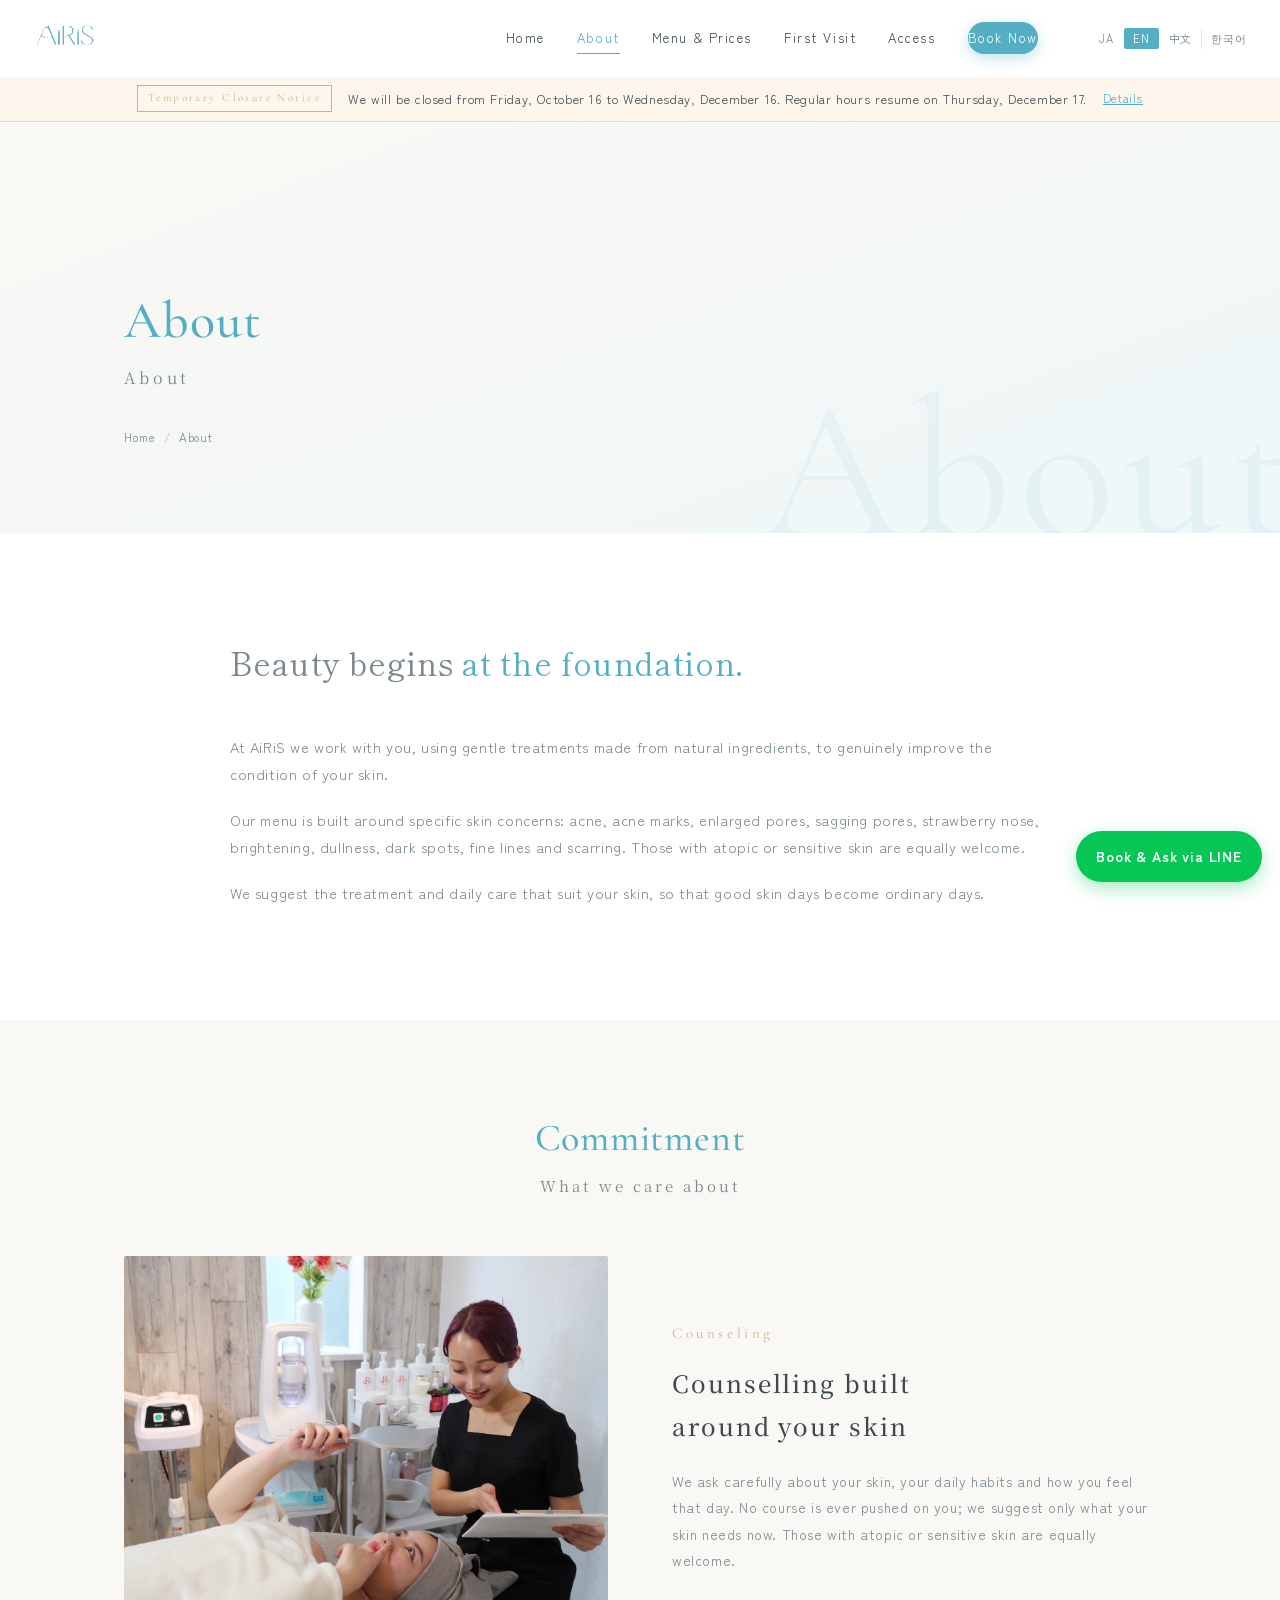
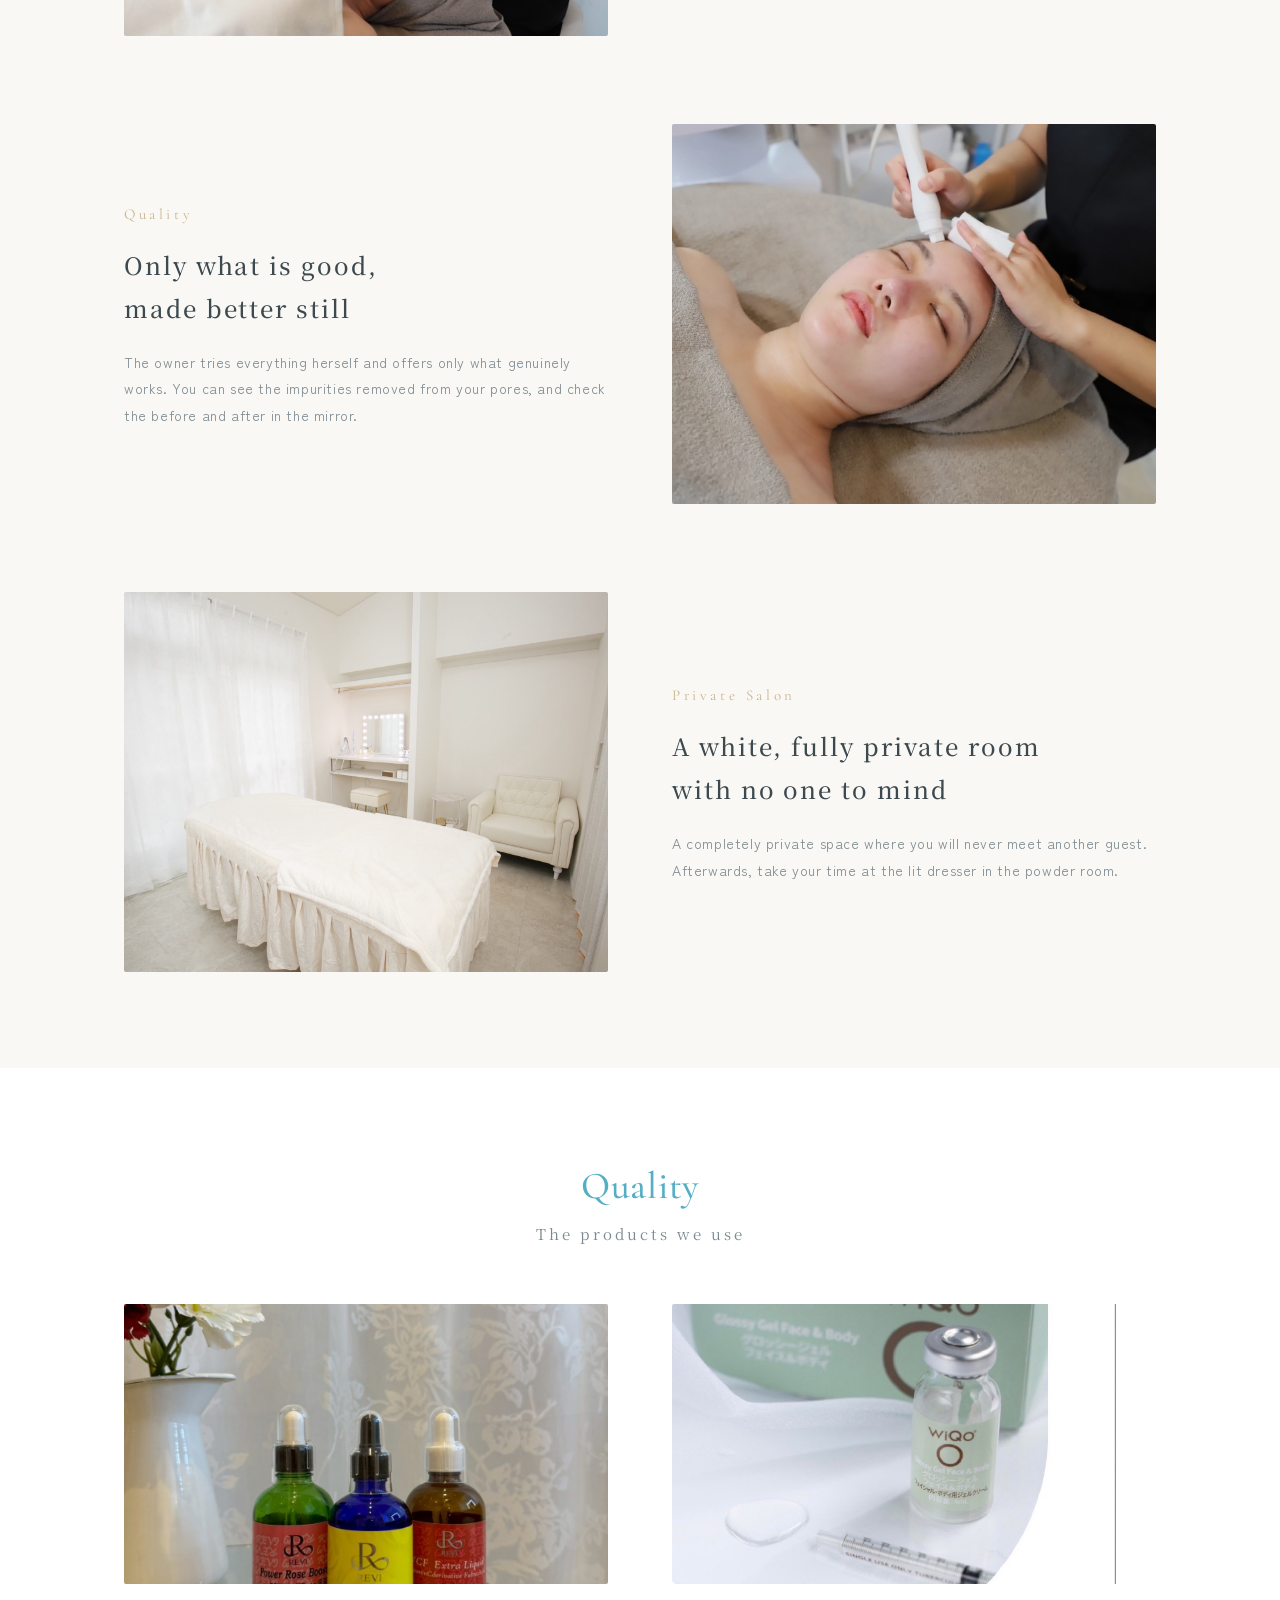
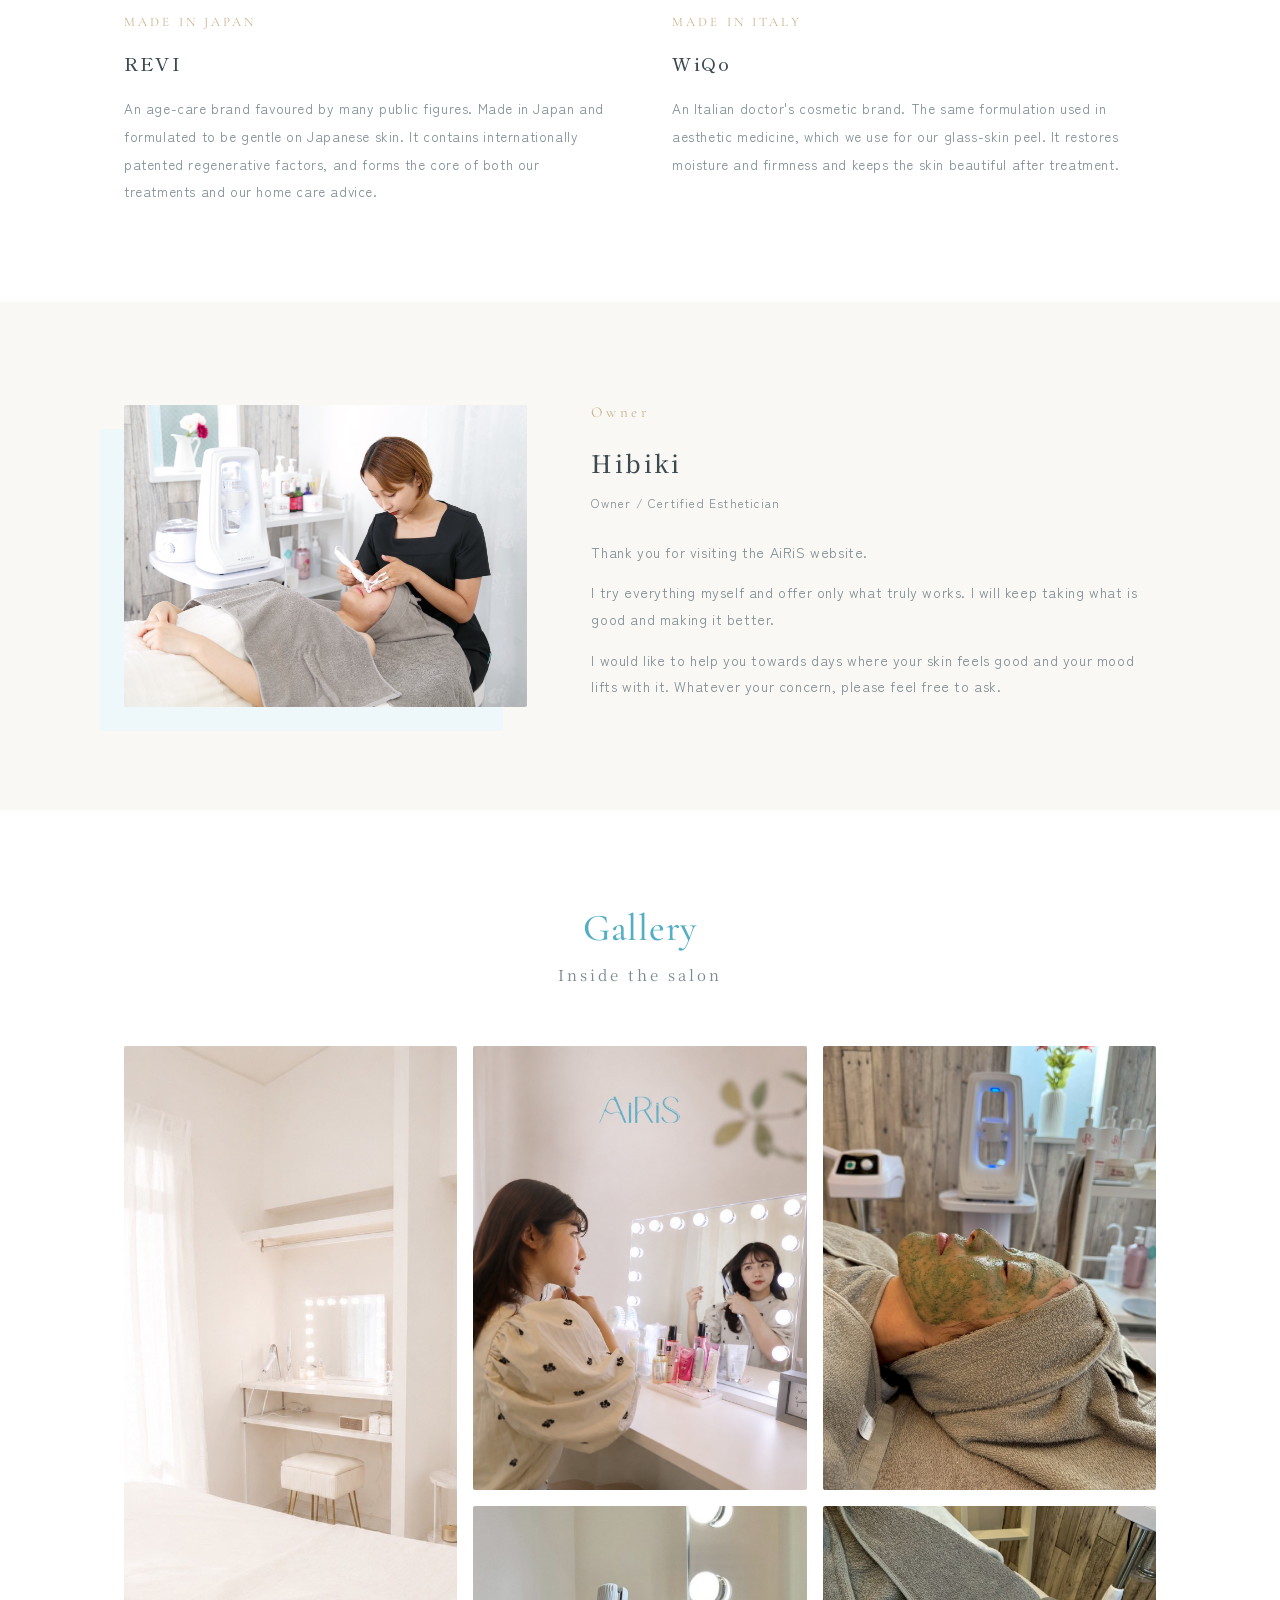
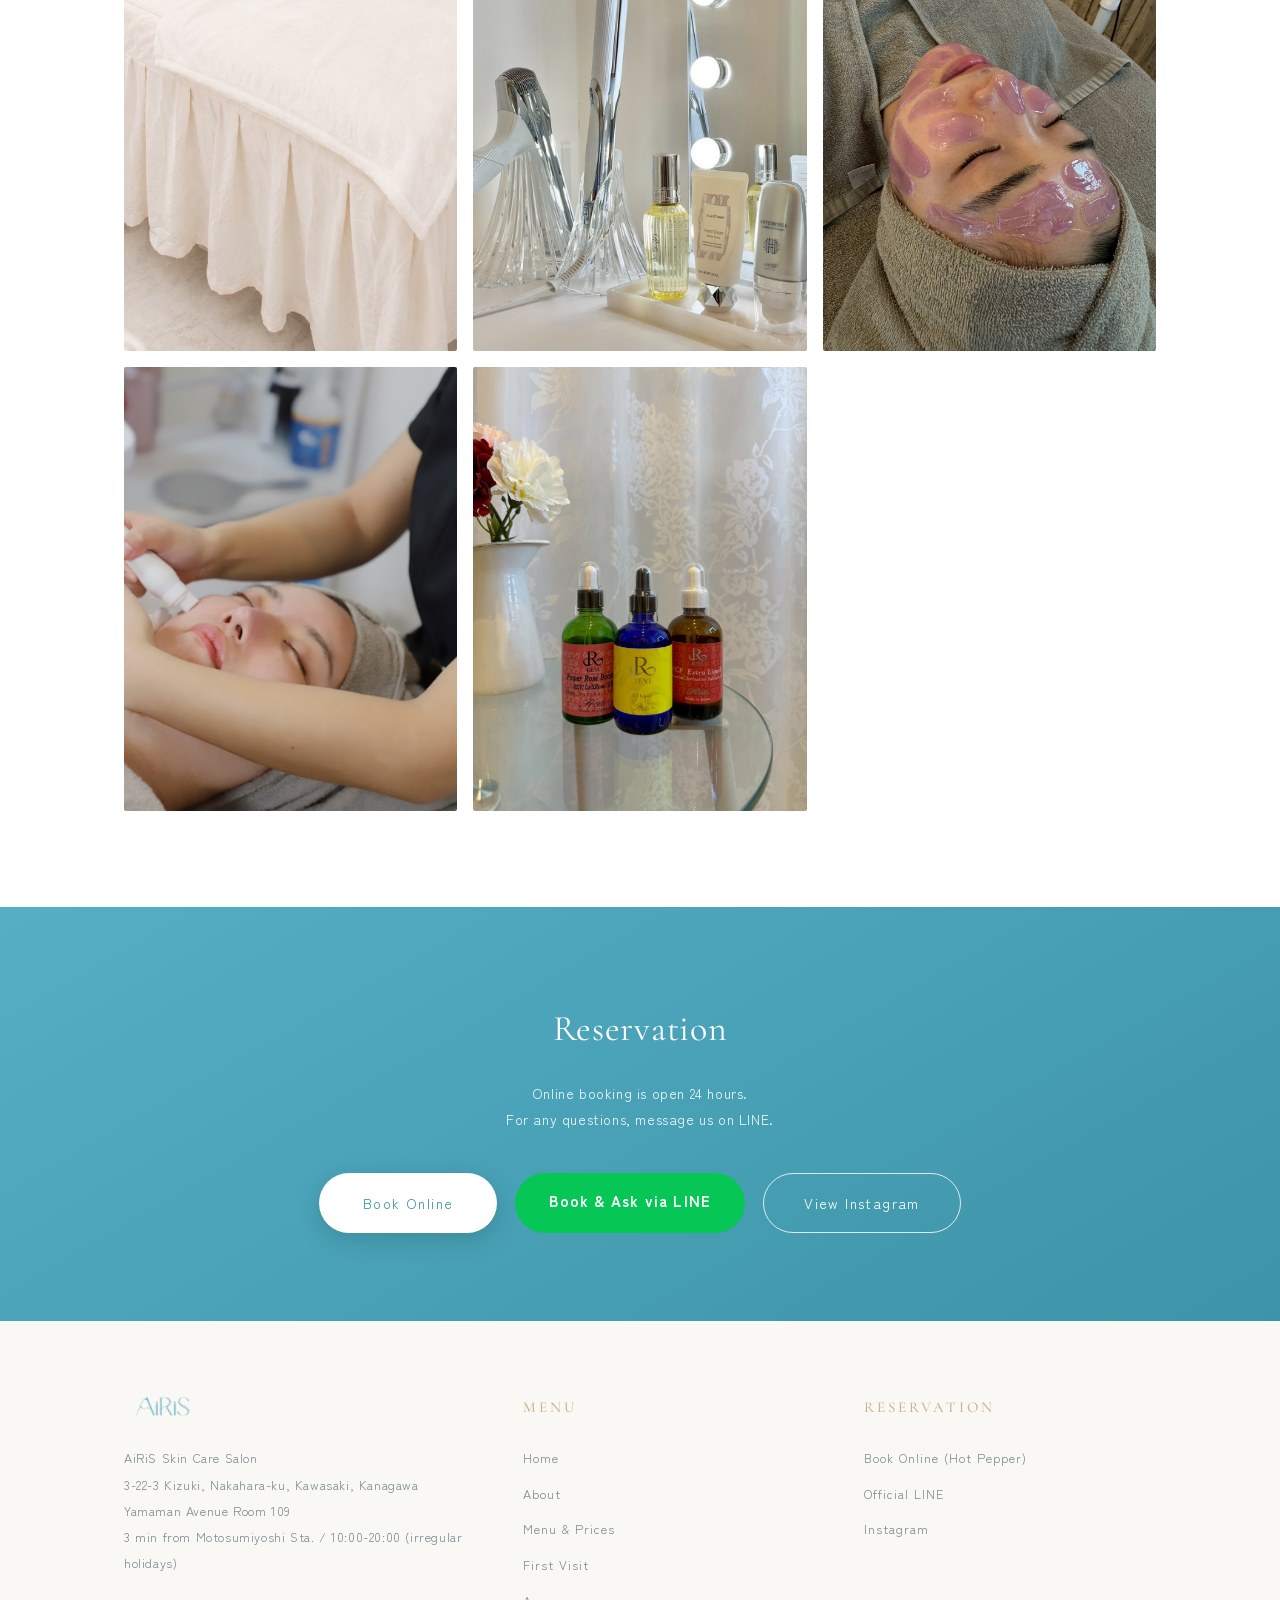
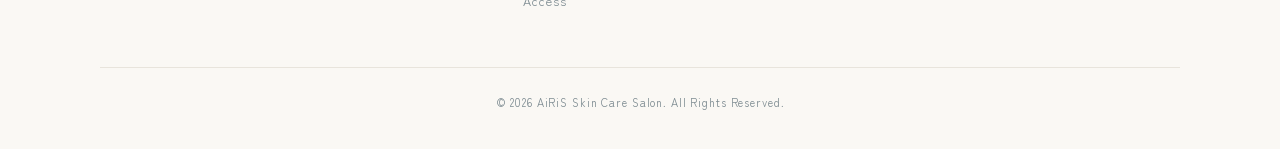
<file: about.html>
<!DOCTYPE html>
<html lang="ja">
<head>
<meta charset="UTF-8">
<meta name="viewport" content="width=device-width, initial-scale=1.0">
<title>AiRiSについて｜美肌専門店 AiRiS 元住吉</title>
<meta name="description" content="美肌専門店AiRiS(アイリス)のコンセプト・こだわり・代表エステティシャンのご紹介。「綺麗は土台から」を信条に、元住吉で肌質改善に特化したオーダーメイド肌管理をお届けします。">
<link rel="preconnect" href="https://fonts.googleapis.com">
<link rel="preconnect" href="https://fonts.gstatic.com" crossorigin>
<link href="https://fonts.googleapis.com/css2?family=Cormorant+Garamond:ital,wght@0,400;0,500;0,600;1,400&family=Noto+Serif+JP:wght@400;500;600&family=Shippori+Mincho+B1:wght@400;500;600&family=Zen+Kaku+Gothic+New:wght@400;500;700&display=swap" rel="stylesheet">
<link rel="stylesheet" href="assets/css/style.css">
<style>
.philosophy{background:var(--white);}
.philosophy-inner{max-width:820px;margin:0 auto;text-align:center;}
.philosophy .lead{
  font-family:'Shippori Mincho B1',serif;
  font-size:clamp(24px,3vw,32px);line-height:2.1;letter-spacing:.14em;margin-bottom:36px;
}
.philosophy .lead .accent{color:var(--primary);}
.philosophy p{color:var(--ink-light);font-size:14.5px;margin-bottom:18px;text-align:left;}
.reason-detail{background:var(--cream);}
/* 商材 — カードで囲わず、写真と文章を並べた紙面に */
.products{background:var(--white);}
.product-grid{display:grid;grid-template-columns:1fr 1fr;gap:64px;}
.product-card img{width:100%;height:280px;object-fit:cover;border-radius:2px;}
.product-card .body{padding:26px 0 0;}
.product-card .brand{
  font-family:'Cormorant Garamond',serif;
  font-size:13px;letter-spacing:.24em;color:var(--gold);display:block;margin-bottom:10px;
}
.product-card h3{
  font-family:'Shippori Mincho B1',serif;font-size:19px;font-weight:500;
  letter-spacing:.08em;margin-bottom:14px;
}
.product-card p{font-size:13.5px;color:var(--ink-light);line-height:2.05;}
.owner{background:var(--cream);}
.owner-grid{display:grid;grid-template-columns:5fr 7fr;gap:64px;align-items:center;}
.owner-img{border-radius:2px;overflow:hidden;box-shadow:-24px 24px 0 var(--primary-pale);}
.owner-body .en-label{
  font-family:'Cormorant Garamond',serif;font-size:15px;letter-spacing:.24em;
  color:var(--gold);display:block;margin-bottom:14px;
}
.owner-body h3{
  font-family:'Noto Serif JP',serif;font-size:24px;font-weight:500;letter-spacing:.1em;margin-bottom:6px;
}
.owner-body .role{font-size:12px;color:var(--ink-light);margin-bottom:24px;letter-spacing:.1em;}
.owner-body p{font-size:14px;color:var(--ink-light);margin-bottom:14px;}
.gallery{background:var(--white);}
.gallery-grid{display:grid;grid-template-columns:repeat(3,1fr);gap:16px;}
.gallery-grid .tall{grid-row:span 2;}
.gallery-grid a,.gallery-grid div{overflow:hidden;border-radius:2px;}
.gallery-grid img{width:100%;height:100%;object-fit:cover;transition:transform .7s;}
.gallery-grid div:hover img{transform:scale(1.05);}
.gallery-grid div{min-height:220px;}
@media(max-width:900px){
  .philosophy .lead{font-size:23px;line-height:1.9;letter-spacing:.08em;margin-bottom:20px;}
  html[lang="ja"] .philosophy .lead br{display:none;}
  .philosophy p{font-size:13.5px;}
  .product-grid,.owner-grid{grid-template-columns:1fr;gap:24px;}
  .product-card img{height:44vw;min-height:165px;}
  .product-card .body{padding:15px 0 0;}
  .owner-img{box-shadow:-12px 12px 0 var(--primary-pale);}
  .owner-body h3{font-size:21px;}
  .owner-body p{font-size:13.5px;}
  .gallery-grid{grid-template-columns:repeat(2,1fr);gap:8px;}
  .gallery-grid .tall{grid-row:span 1;}
  .gallery-grid div{min-height:0;aspect-ratio:1;}
}
</style>
</head>
<body>

<!-- 休業のお知らせ -->
<div class="notice-bar">
  <div class="notice-inner">
    <span class="notice-label">休業のお知らせ</span>
    <span class="notice-text">10月16日(金)〜12月16日(水)は休業いたします。12月17日(木)より通常営業を再開予定です。</span>
    <a class="notice-link" href="news.html">詳しくはこちら</a>
  </div>
</div>

<header id="header">
  <div class="header-inner">
    <a href="index.html" class="header-logo"><img src="assets/img/logo.png" alt="美肌専門店 AiRiS"></a>
    <nav class="pc-nav">
      <a href="index.html">ホーム</a>
      <a href="about.html" class="current">AiRiSについて</a>
      <a href="menu.html">メニュー・料金</a>
      <a href="guide.html">初めての方へ</a>
      <a href="access.html">アクセス</a>
      <a class="btn-reserve" href="https://beauty.hotpepper.jp/kr/slnH000710350/" target="_blank" rel="noopener">ご予約はこちら</a>
    </nav>
    <button class="menu-toggle" id="menuToggle" aria-label="メニュー">
      <span></span><span></span><span></span>
    </button>
  </div>
</header>
<nav class="sp-nav" id="spNav">
  <a href="index.html">ホーム</a>
  <a href="about.html">AiRiSについて</a>
  <a href="menu.html">メニュー・料金</a>
  <a href="guide.html">初めての方へ</a>
  <a href="access.html">アクセス</a>
  <a href="https://beauty.hotpepper.jp/kr/slnH000710350/" target="_blank" rel="noopener">ご予約はこちら</a>
</nav>

<div class="page-hero" data-en="About">
  <div class="wrap">
    <div class="en-title">About</div>
    <div class="ja-title">AiRiSについて</div>
    <div class="breadcrumb"><a href="index.html">ホーム</a><span>/</span>AiRiSについて</div>
  </div>
</div>

<!-- 理念 -->
<section class="philosophy">
  <div class="wrap">
    <div class="philosophy-inner fade">
      <p class="lead">綺麗は、<span class="accent">土台</span>から。</p>
      <p>AiRiSは、天然素材を使用したお肌にやさしい肌質改善を、エステティシャンと一緒に真摯に目指していくサロンです。</p>
      <p>様々なお肌悩みに特化したメニューをご用意しています。ニキビ、ニキビ跡、毛穴開き、たるみ毛穴、いちご鼻、美白ケア、くすみ、シミ、しわ、クレーター。アトピー肌や敏感肌など、お肌の弱い方もご相談ください。</p>
      <p>ひとりひとりのお肌に最適な施術と日常のケアをご提案し、「肌の調子が良いと気分が上がる」、そんな毎日を送っていただけるようお手伝いさせていただければと思います。</p>
    </div>
  </div>
</section>

<!-- こだわり詳細 -->
<section class="reason-detail">
  <div class="wrap">
    <div class="sec-head fade">
      <div class="en-title">Commitment</div>
      <div class="ja-title">AiRiSのこだわり</div>
    </div>

    <div class="media-row fade">
      <div class="media-img"><img src="assets/img/counseling.jpg" alt="丁寧なカウンセリング"></div>
      <div class="media-body">
        <span class="en-label">Counseling</span>
        <h3>肌と向き合う、<br>オーダーメイドのカウンセリング</h3>
        <p>肌状態や生活習慣、その日の体調まで丁寧にお伺いします。無理なコースのご案内は一切せず、いまのお肌に必要な施術だけをご提案します。アトピー肌や敏感肌など、お肌の弱い方もご相談ください。</p>
      </div>
    </div>

    <div class="media-row reverse fade">
      <div class="media-img"><img src="assets/img/poration.jpg" alt="目で見てわかる施術結果"></div>
      <div class="media-body">
        <span class="en-label">Quality</span>
        <h3>良いものを、<br>さらに良いものにして</h3>
        <p>オーナー自身が体験し、効果のある、満足のいくものだけをお届けしています。毛穴洗浄で取れた汚れはその場で目でご確認いただけますし、施術前後の変化も鏡でお確かめいただけます。</p>
      </div>
    </div>

    <div class="media-row fade">
      <div class="media-img"><img src="assets/img/room_wide.jpg" alt="白基調の完全個室"></div>
      <div class="media-body">
        <span class="en-label">Private Salon</span>
        <h3>白基調の完全個室で、<br>誰にも気兼ねなく</h3>
        <p>ほかのお客様と顔を合わせることのない、完全個室のプライベートな空間です。施術後はライト付きドレッサーのパウダールームで、ゆっくりとお仕度いただけます。</p>
      </div>
    </div>
  </div>
</section>

<!-- こだわりの商材 -->
<section class="products">
  <div class="wrap">
    <div class="sec-head fade">
      <div class="en-title">Quality</div>
      <div class="ja-title">こだわりの商材</div>
    </div>
    <div class="product-grid">
      <div class="product-card fade">
        <img src="assets/img/revi.jpg" alt="REVI ルヴィ">
        <div class="body">
          <span class="brand">MADE IN JAPAN</span>
          <h3>REVI ルヴィ</h3>
          <p>芸能人にも愛用者の多いエイジングケアブランド。日本製で、日本人の肌に最適な低刺激です。世界特許を取得した再生因子を配合しており、施術にもホームケアにもこの一本を軸にご提案しています。</p>
        </div>
      </div>
      <div class="product-card fade">
        <img src="assets/img/wiqo.jpg" alt="WiQo ワイコ">
        <div class="body">
          <span class="brand">MADE IN ITALY</span>
          <h3>WiQo ワイコ</h3>
          <p>イタリア生まれのドクターズコスメ。美容医療の現場でも使われる処方で、水光ピールに使用しています。うるおいとハリを与え、施術後の肌を美しく保ちます。</p>
        </div>
      </div>
    </div>
  </div>
</section>

<!-- 代表 -->
<section class="owner">
  <div class="wrap">
    <div class="owner-grid">
      <div class="owner-img fade">
        <img src="assets/img/counseling_close.jpg" alt="代表エステティシャン Hibiki">
      </div>
      <div class="owner-body fade">
        <span class="en-label">Owner</span>
        <h3 class="serif">Hibiki</h3>
        <div class="role">代表・認定エステティシャン</div>
        <p>AiRiSのページをご覧いただき、ありがとうございます。</p>
        <p>オーナー自身が体験し、効果のある、満足のいくものを。良いものをさらに良いものにして、みなさまにご提供できるように努めてまいります。</p>
        <p>ひとりひとりのお肌に最適な施術や日常のケアをご提案し、「肌の調子が良いと気分が上がる」、そんな毎日を送っていただけるよう、お手伝いをさせていただければと思います。肌のお悩み、まずはお気軽にご相談ください。</p>
      </div>
    </div>
  </div>
</section>

<!-- ギャラリー -->
<section class="gallery">
  <div class="wrap">
    <div class="sec-head fade">
      <div class="en-title">Gallery</div>
      <div class="ja-title">サロンの風景</div>
    </div>
    <div class="gallery-grid fade">
      <div class="tall"><img src="assets/img/hero_room.jpg" alt="施術ルーム"></div>
      <div><img src="assets/img/dresser.jpg" alt="パウダールーム"></div>
      <div><img src="assets/img/herb_side.jpg" alt="ハーブピーリング"></div>
      <div><img src="assets/img/powder_room.jpg" alt="ドレッサー"></div>
      <div><img src="assets/img/pack_pink.jpg" alt="パック施術"></div>
      <div><img src="assets/img/plasma.jpg" alt="プラズマ施術"></div>
      <div><img src="assets/img/revi.jpg" alt="REVI商材"></div>
    </div>
  </div>
</section>

<!-- CTA -->
<section class="cta">
  <div class="wrap fade">
    <div class="en-title">Reservation</div>
    <p>ご予約はWEBから24時間受け付けています。<br>お悩み相談は公式LINEからどうぞ。</p>
    <div class="cta-buttons">
      <a class="btn-white" href="https://beauty.hotpepper.jp/kr/slnH000710350/" target="_blank" rel="noopener">WEB予約する</a>
      <a class="btn-line" href="https://lin.ee/OLIGNB0" target="_blank" rel="noopener">LINEで予約・相談</a>
      <a class="btn-outline-white" href="https://www.instagram.com/airis_motosumiyoshi/" target="_blank" rel="noopener">Instagramを見る</a>
    </div>
  </div>
</section>

<footer>
  <div class="footer-grid">
    <div class="footer-brand">
      <img src="assets/img/logo.png" alt="AiRiS">
      <p>美肌専門店 AiRiS(アイリス)<br>
      神奈川県川崎市中原区木月3-22-3<br>やままんアヴェニュー109号室<br>
      元住吉駅 徒歩3分／10:00〜20:00(不定休)</p>
    </div>
    <div class="footer-col">
      <h4>MENU</h4>
      <a href="index.html">ホーム</a>
      <a href="about.html">AiRiSについて</a>
      <a href="menu.html">メニュー・料金</a>
      <a href="guide.html">初めての方へ</a>
      <a href="access.html">アクセス</a>
    </div>
    <div class="footer-col">
      <h4>RESERVATION</h4>
      <a href="https://beauty.hotpepper.jp/kr/slnH000710350/" target="_blank" rel="noopener">WEB予約(ホットペッパー)</a>
      <a class="footer-line" href="https://lin.ee/OLIGNB0" target="_blank" rel="noopener">公式LINE</a>
      <a href="https://www.instagram.com/airis_motosumiyoshi/" target="_blank" rel="noopener">Instagram</a>
    </div>
  </div>
  <div class="footer-bottom">&copy; 2026 美肌専門店 AiRiS All Rights Reserved.</div>
</footer>

<script src="assets/js/main.js"></script>
<script src="assets/js/i18n.js?v=20260913a"></script>
  <a class="line-float" href="https://lin.ee/OLIGNB0" target="_blank" rel="noopener">LINEで予約・相談</a>
</body>
</html>
</file>
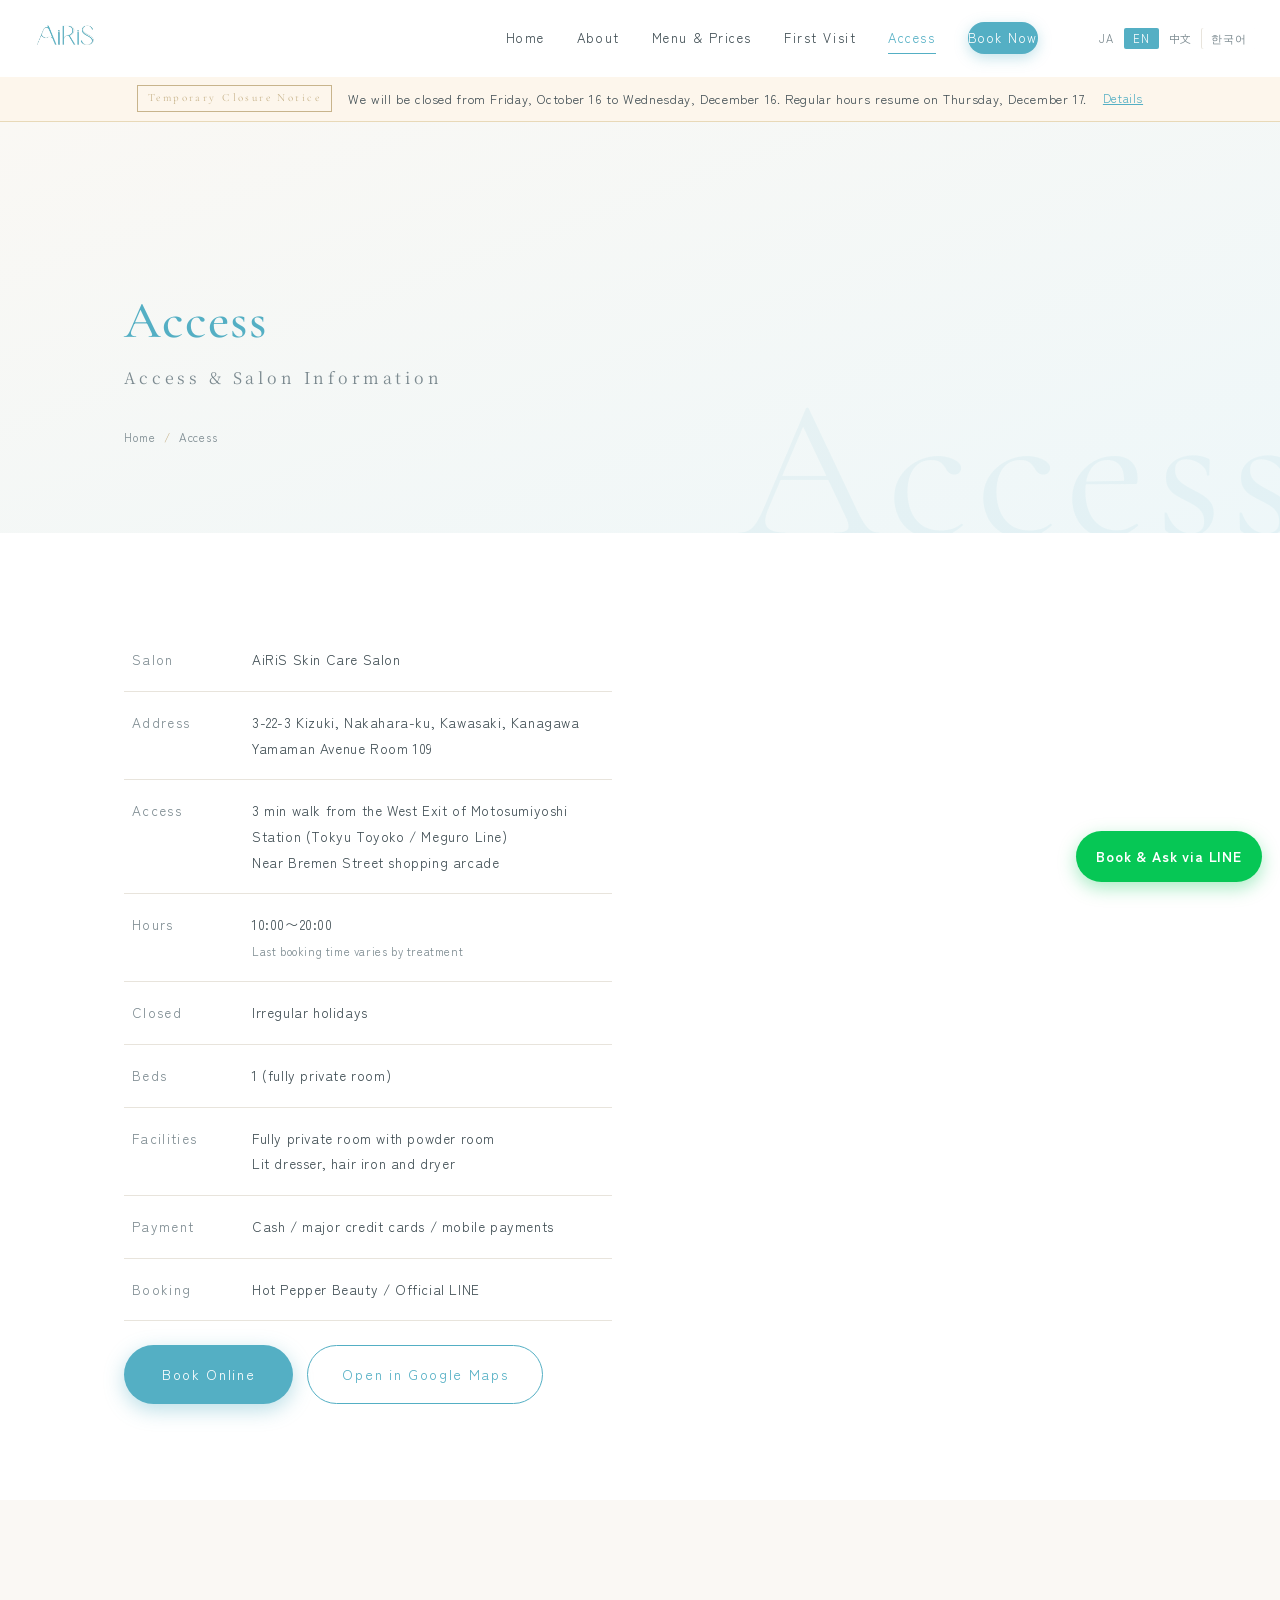
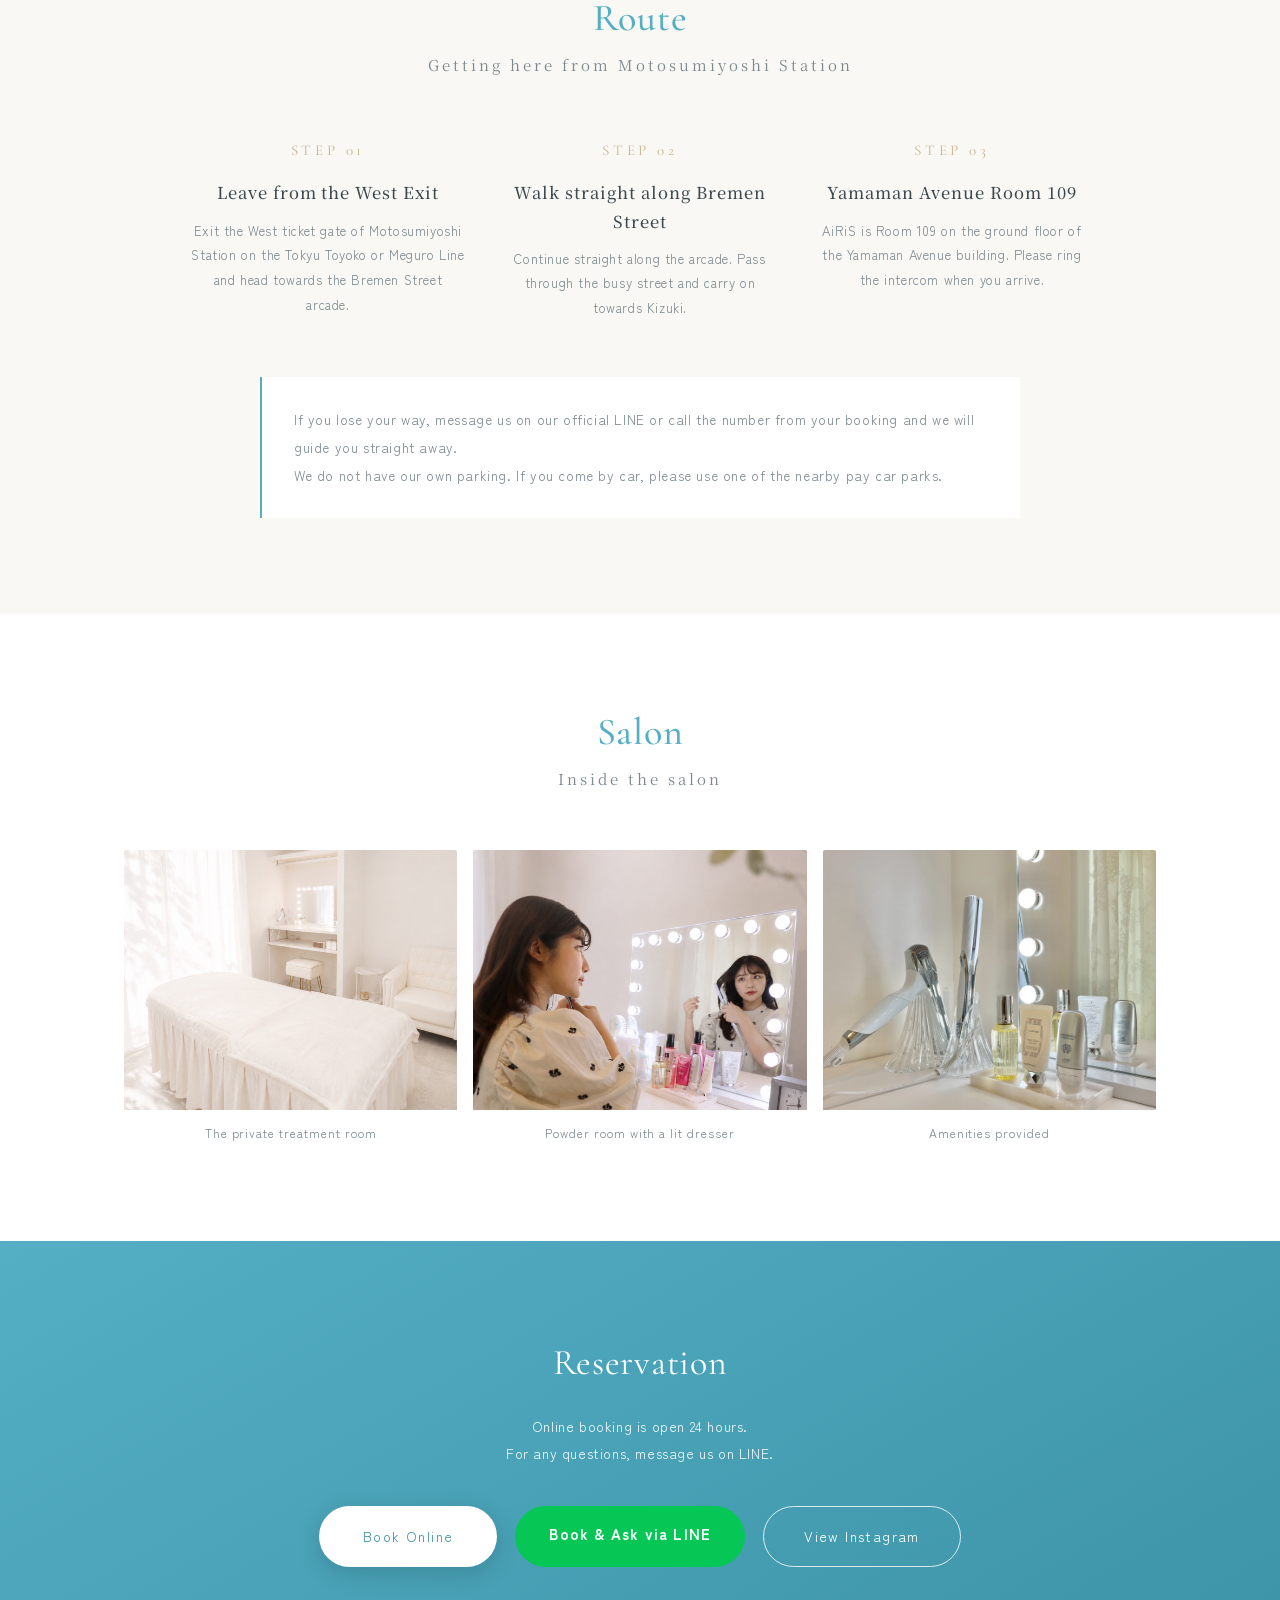
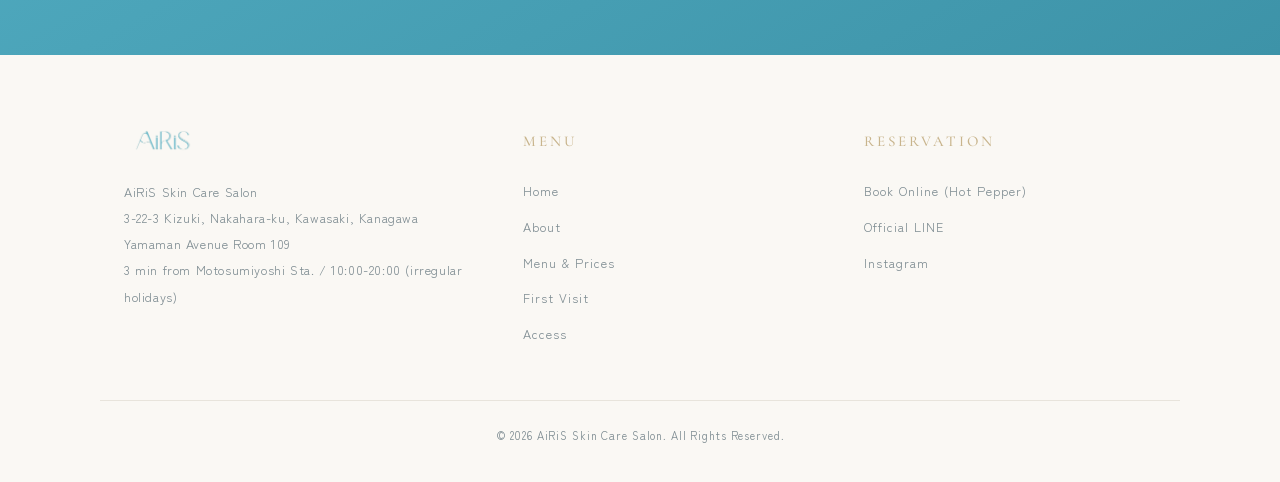
<file: access.html>
<!DOCTYPE html>
<html lang="ja">
<head>
<meta charset="UTF-8">
<meta name="viewport" content="width=device-width, initial-scale=1.0">
<title>アクセス・サロン情報｜美肌専門店 AiRiS 元住吉</title>
<meta name="description" content="美肌専門店AiRiS(アイリス)へのアクセス。東急東横線・目黒線 元住吉駅から徒歩3分、ブレーメン通り商店街そば。営業時間10:00〜20:00、完全個室・パウダールーム完備。">
<link rel="preconnect" href="https://fonts.googleapis.com">
<link rel="preconnect" href="https://fonts.gstatic.com" crossorigin>
<link href="https://fonts.googleapis.com/css2?family=Cormorant+Garamond:ital,wght@0,400;0,500;0,600;1,400&family=Noto+Serif+JP:wght@400;500;600&family=Shippori+Mincho+B1:wght@400;500;600&family=Zen+Kaku+Gothic+New:wght@400;500;700&display=swap" rel="stylesheet">
<link rel="stylesheet" href="assets/css/style.css">
<style>
.access-main{background:var(--white);}
.access-grid{display:grid;grid-template-columns:1fr 1fr;gap:56px;align-items:start;}
.map-box{border-radius:2px;overflow:hidden;min-height:440px;}
.map-box iframe{width:100%;height:100%;border:0;min-height:440px;}
.map-actions{margin-top:24px;display:flex;gap:14px;flex-wrap:wrap;}
.route{background:var(--cream);}
.route-steps{max-width:900px;margin:0 auto;display:grid;grid-template-columns:repeat(3,1fr);gap:36px;}
.route-step{text-align:center;}
.route-step .no{
  font-family:'Cormorant Garamond',serif;
  font-size:15px;letter-spacing:.24em;color:var(--gold);display:block;margin-bottom:14px;
}
.route-step h3{
  font-family:'Noto Serif JP',serif;font-size:16.5px;font-weight:500;
  letter-spacing:.06em;margin-bottom:12px;line-height:1.7;
}
.route-step p{font-size:13px;color:var(--ink-light);}
.route-note{
  max-width:760px;margin:56px auto 0;padding:28px 32px;
  background:#fff;border-left:2px solid var(--primary);
  font-size:13.5px;color:var(--ink-light);line-height:2.1;
}
.salon-photos{background:var(--white);}
.photo-grid{display:grid;grid-template-columns:repeat(3,1fr);gap:16px;}
.photo-grid figure{overflow:hidden;border-radius:2px;}
.photo-grid img{width:100%;height:260px;object-fit:cover;transition:transform .7s;}
.photo-grid figure:hover img{transform:scale(1.05);}
.photo-grid figcaption{
  font-size:12px;color:var(--ink-light);letter-spacing:.08em;
  padding-top:12px;text-align:center;
}
@media(max-width:900px){
  .access-grid{grid-template-columns:1fr;gap:32px;}
  .map-box,.map-box iframe{min-height:240px;}
  .map-actions{margin-top:16px;flex-direction:column;gap:10px;}
  .map-actions a{width:100%;max-width:300px;text-align:center;}
  .route-steps{grid-template-columns:1fr;gap:30px;}
  .route-step{
    text-align:left;padding-bottom:26px;border-bottom:1px solid var(--line);
  }
  .route-step:last-child{border-bottom:none;padding-bottom:0;}
  .route-step h3{font-size:15.5px;margin-bottom:8px;}
  .route-step p{font-size:13px;}
  .route-note{margin-top:36px;padding:22px 20px;font-size:12.5px;line-height:2;}
  html[lang="ja"] .route-note br{display:none;}
  .photo-grid{grid-template-columns:1fr;gap:12px;}
  .photo-grid img{height:56vw;min-height:210px;}
  .photo-grid figcaption{font-size:11.5px;padding-top:10px;}
}
</style>
</head>
<body>

<!-- 休業のお知らせ -->
<div class="notice-bar">
  <div class="notice-inner">
    <span class="notice-label">休業のお知らせ</span>
    <span class="notice-text">10月16日(金)〜12月16日(水)は休業いたします。12月17日(木)より通常営業を再開予定です。</span>
    <a class="notice-link" href="news.html">詳しくはこちら</a>
  </div>
</div>

<header id="header">
  <div class="header-inner">
    <a href="index.html" class="header-logo"><img src="assets/img/logo.png" alt="美肌専門店 AiRiS"></a>
    <nav class="pc-nav">
      <a href="index.html">ホーム</a>
      <a href="about.html">AiRiSについて</a>
      <a href="menu.html">メニュー・料金</a>
      <a href="guide.html">初めての方へ</a>
      <a href="access.html" class="current">アクセス</a>
      <a class="btn-reserve" href="https://beauty.hotpepper.jp/kr/slnH000710350/" target="_blank" rel="noopener">ご予約はこちら</a>
    </nav>
    <button class="menu-toggle" id="menuToggle" aria-label="メニュー">
      <span></span><span></span><span></span>
    </button>
  </div>
</header>
<nav class="sp-nav" id="spNav">
  <a href="index.html">ホーム</a>
  <a href="about.html">AiRiSについて</a>
  <a href="menu.html">メニュー・料金</a>
  <a href="guide.html">初めての方へ</a>
  <a href="access.html">アクセス</a>
  <a href="https://beauty.hotpepper.jp/kr/slnH000710350/" target="_blank" rel="noopener">ご予約はこちら</a>
</nav>

<div class="page-hero" data-en="Access">
  <div class="wrap">
    <div class="en-title">Access</div>
    <div class="ja-title">アクセス・サロン情報</div>
    <div class="breadcrumb"><a href="index.html">ホーム</a><span>/</span>アクセス</div>
  </div>
</div>

<!-- サロン情報 + 地図 -->
<section class="access-main">
  <div class="wrap">
    <div class="access-grid">
      <div class="fade">
        <table class="info-table">
          <tr><th>サロン名</th><td>美肌専門店 AiRiS(アイリス)</td></tr>
          <tr><th>住所</th><td>神奈川県川崎市中原区木月3-22-3<br>やままんアヴェニュー 109号室</td></tr>
          <tr><th>アクセス</th><td>東急東横線・目黒線「元住吉駅」西口より徒歩3分<br>ブレーメン通り商店街そば</td></tr>
          <tr><th>営業時間</th><td>10:00〜20:00<br><small style="color:var(--ink-light);">最終受付は施術メニューにより異なります</small></td></tr>
          <tr><th>定休日</th><td>不定休</td></tr>
          <tr><th>ベッド数</th><td>1台(完全個室)</td></tr>
          <tr><th>設備</th><td>完全個室・パウダールーム完備<br>ライト付きドレッサー・ヘアアイロン・ドライヤー</td></tr>
          <tr><th>お支払い</th><td>現金／各種クレジットカード／スマート決済</td></tr>
          <tr><th>ご予約</th><td>ホットペッパービューティー／公式LINE</td></tr>
        </table>
        <div class="map-actions">
          <a class="btn-main" href="https://beauty.hotpepper.jp/kr/slnH000710350/" target="_blank" rel="noopener">WEB予約する</a>
          <a class="btn-ghost" href="https://maps.google.com/?q=神奈川県川崎市中原区木月3-22-3" target="_blank" rel="noopener">Googleマップで開く</a>
        </div>
      </div>
      <div class="map-box fade">
        <iframe src="https://maps.google.com/maps?q=%E7%A5%9E%E5%A5%88%E5%B7%9D%E7%9C%8C%E5%B7%9D%E5%B4%8E%E5%B8%82%E4%B8%AD%E5%8E%9F%E5%8C%BA%E6%9C%A8%E6%9C%883-22-3&z=17&output=embed" loading="lazy" title="AiRiSの地図"></iframe>
      </div>
    </div>
  </div>
</section>

<!-- 道順 -->
<section class="route">
  <div class="wrap">
    <div class="sec-head fade">
      <div class="en-title">Route</div>
      <div class="ja-title">元住吉駅からの道順</div>
    </div>
    <div class="route-steps">
      <div class="route-step fade">
        <span class="no">STEP 01</span>
        <h3>元住吉駅 西口を出ます</h3>
        <p>東急東横線・目黒線「元住吉駅」の西口改札を出て、ブレーメン通り商店街の方向へ進みます。</p>
      </div>
      <div class="route-step fade">
        <span class="no">STEP 02</span>
        <h3>ブレーメン通りを直進</h3>
        <p>商店街沿いをまっすぐ進みます。にぎやかな通りを抜けて、木月方面へ向かってください。</p>
      </div>
      <div class="route-step fade">
        <span class="no">STEP 03</span>
        <h3>やままんアヴェニュー 109号室</h3>
        <p>マンション「やままんアヴェニュー」の1階、109号室がAiRiSです。到着されましたらインターホンをお願いします。</p>
      </div>
    </div>
    <div class="route-note fade">
      道に迷われた場合は、公式LINEまたはご予約時の連絡先までお気軽にご連絡ください。すぐにご案内いたします。<br>
      なお、当サロンには専用駐車場のご用意がございません。お車でお越しの際は、近隣のコインパーキングをご利用ください。
    </div>
  </div>
</section>

<!-- サロンの様子 -->
<section class="salon-photos">
  <div class="wrap">
    <div class="sec-head fade">
      <div class="en-title">Salon</div>
      <div class="ja-title">サロンの様子</div>
    </div>
    <div class="photo-grid fade">
      <figure>
        <img src="assets/img/hero_room.jpg" alt="完全個室の施術ルーム">
        <figcaption>完全個室の施術ルーム</figcaption>
      </figure>
      <figure>
        <img src="assets/img/dresser.jpg" alt="パウダールーム">
        <figcaption>ライト付きドレッサーのパウダールーム</figcaption>
      </figure>
      <figure>
        <img src="assets/img/powder_room.jpg" alt="アメニティ">
        <figcaption>アメニティも充実</figcaption>
      </figure>
    </div>
  </div>
</section>

<!-- CTA -->
<section class="cta">
  <div class="wrap fade">
    <div class="en-title">Reservation</div>
    <p>ご予約はWEBから24時間受け付けています。<br>お悩み相談は公式LINEからどうぞ。</p>
    <div class="cta-buttons">
      <a class="btn-white" href="https://beauty.hotpepper.jp/kr/slnH000710350/" target="_blank" rel="noopener">WEB予約する</a>
      <a class="btn-line" href="https://lin.ee/OLIGNB0" target="_blank" rel="noopener">LINEで予約・相談</a>
      <a class="btn-outline-white" href="https://www.instagram.com/airis_motosumiyoshi/" target="_blank" rel="noopener">Instagramを見る</a>
    </div>
  </div>
</section>

<footer>
  <div class="footer-grid">
    <div class="footer-brand">
      <img src="assets/img/logo.png" alt="AiRiS">
      <p>美肌専門店 AiRiS(アイリス)<br>
      神奈川県川崎市中原区木月3-22-3<br>やままんアヴェニュー109号室<br>
      元住吉駅 徒歩3分／10:00〜20:00(不定休)</p>
    </div>
    <div class="footer-col">
      <h4>MENU</h4>
      <a href="index.html">ホーム</a>
      <a href="about.html">AiRiSについて</a>
      <a href="menu.html">メニュー・料金</a>
      <a href="guide.html">初めての方へ</a>
      <a href="access.html">アクセス</a>
    </div>
    <div class="footer-col">
      <h4>RESERVATION</h4>
      <a href="https://beauty.hotpepper.jp/kr/slnH000710350/" target="_blank" rel="noopener">WEB予約(ホットペッパー)</a>
      <a class="footer-line" href="https://lin.ee/OLIGNB0" target="_blank" rel="noopener">公式LINE</a>
      <a href="https://www.instagram.com/airis_motosumiyoshi/" target="_blank" rel="noopener">Instagram</a>
    </div>
  </div>
  <div class="footer-bottom">&copy; 2026 美肌専門店 AiRiS All Rights Reserved.</div>
</footer>

<script src="assets/js/main.js"></script>
<script src="assets/js/i18n.js?v=20260913a"></script>
  <a class="line-float" href="https://lin.ee/OLIGNB0" target="_blank" rel="noopener">LINEで予約・相談</a>
</body>
</html>
</file>
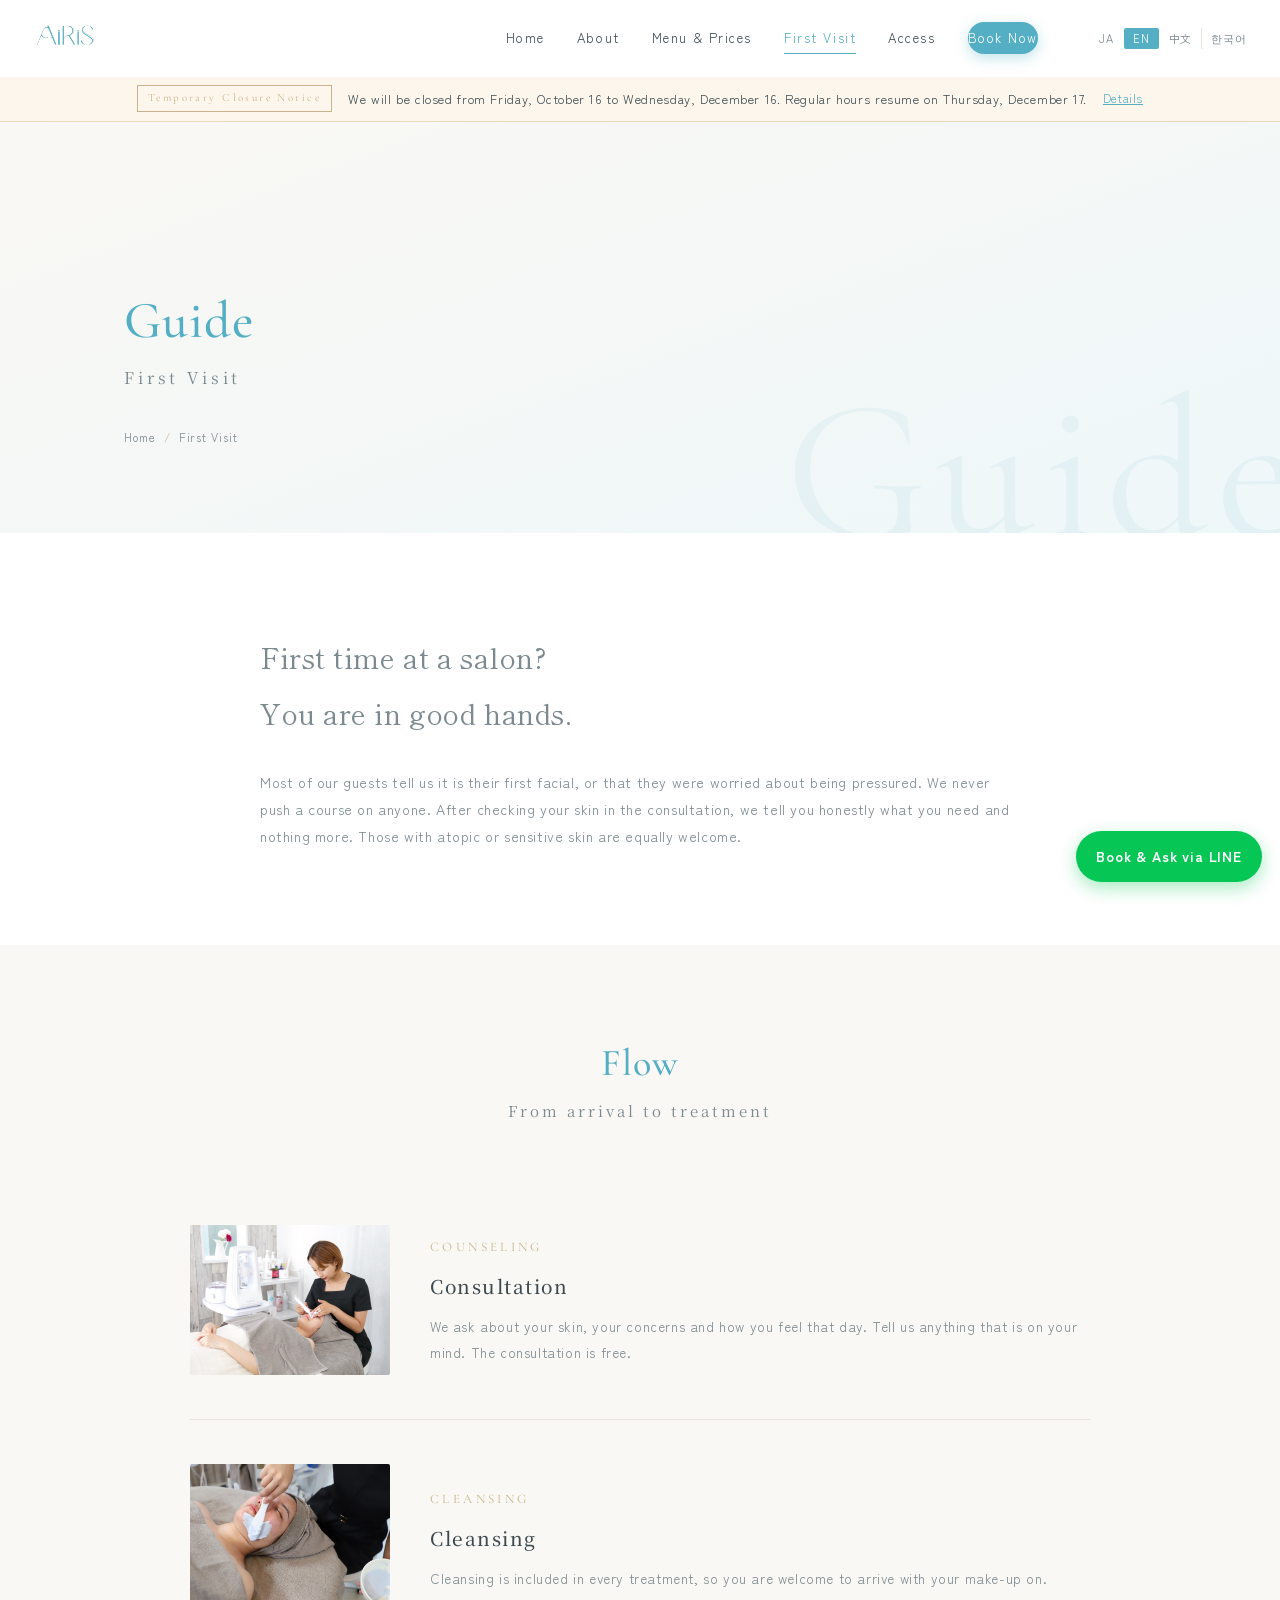
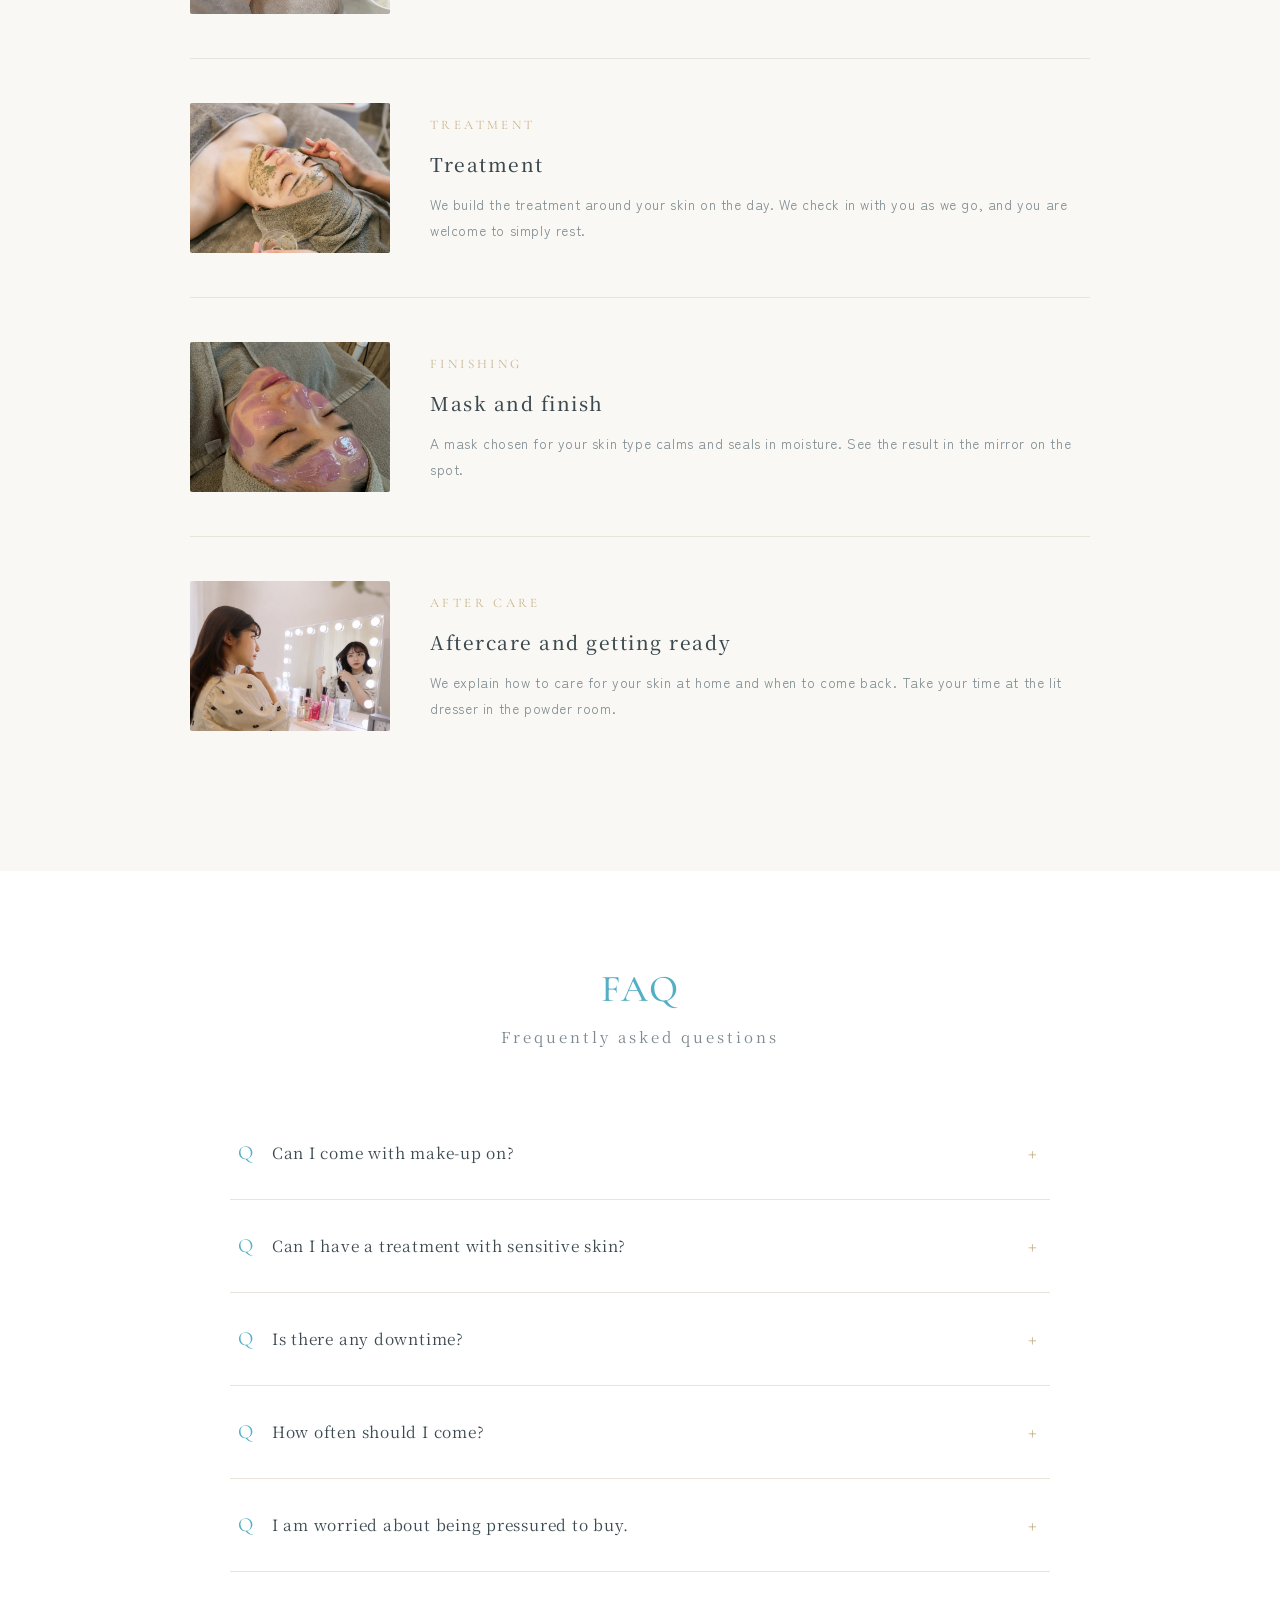
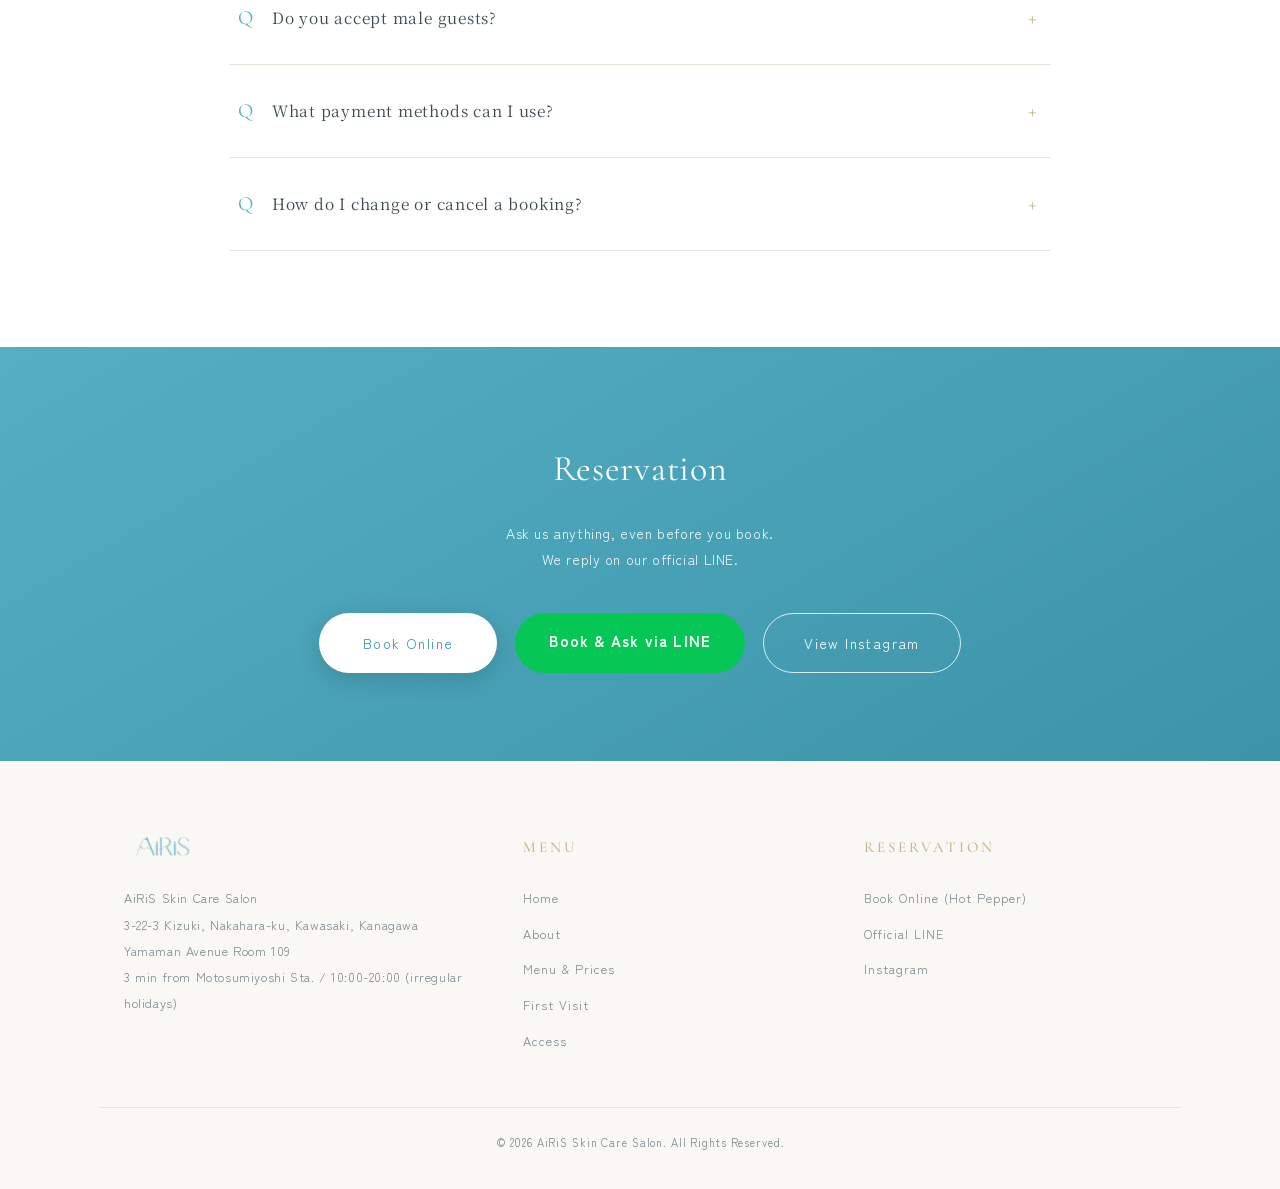
<file: guide.html>
<!DOCTYPE html>
<html lang="ja">
<head>
<meta charset="UTF-8">
<meta name="viewport" content="width=device-width, initial-scale=1.0">
<title>初めての方へ｜美肌専門店 AiRiS 元住吉</title>
<meta name="description" content="美肌専門店AiRiS(アイリス)が初めての方へ。ご来店から施術までの流れ、よくあるご質問をまとめました。エステが初めての方も、敏感肌の方も、安心してご来店ください。">
<link rel="preconnect" href="https://fonts.googleapis.com">
<link rel="preconnect" href="https://fonts.gstatic.com" crossorigin>
<link href="https://fonts.googleapis.com/css2?family=Cormorant+Garamond:ital,wght@0,400;0,500;0,600;1,400&family=Noto+Serif+JP:wght@400;500;600&family=Shippori+Mincho+B1:wght@400;500;600&family=Zen+Kaku+Gothic+New:wght@400;500;700&display=swap" rel="stylesheet">
<link rel="stylesheet" href="assets/css/style.css">
<style>
.guide-intro{background:var(--white);}
.guide-intro .inner{max-width:760px;margin:0 auto;text-align:center;}
.guide-intro .lead{
  font-family:'Shippori Mincho B1',serif;
  font-size:clamp(22px,2.6vw,28px);line-height:2;letter-spacing:.12em;margin-bottom:28px;
}
.guide-intro p{font-size:14px;color:var(--ink-light);text-align:left;}
.flow{background:var(--cream);}
.flow-steps{max-width:900px;margin:0 auto;}
.flow-step{
  display:grid;grid-template-columns:200px 1fr;gap:40px;
  padding:44px 0;border-bottom:1px solid var(--line);align-items:center;
}
.flow-step:last-child{border-bottom:none;}
.flow-step .ph{border-radius:2px;overflow:hidden;}
.flow-step .ph img{width:100%;height:150px;object-fit:cover;}
.flow-step .step-label{
  font-family:'Cormorant Garamond',serif;
  font-size:13px;letter-spacing:.26em;color:var(--gold);display:block;margin-bottom:8px;
}
.flow-step h3{
  font-family:'Noto Serif JP',serif;font-size:19px;font-weight:500;letter-spacing:.08em;margin-bottom:10px;
}
.flow-step p{font-size:13.5px;color:var(--ink-light);}
.faq{background:var(--white);}
.faq-list{max-width:820px;margin:0 auto;}
.faq-item{
  border-bottom:1px solid var(--line);
}
.faq-item summary{
  list-style:none;cursor:pointer;
  padding:28px 44px 28px 8px;position:relative;
  font-family:'Noto Serif JP',serif;
  font-size:15.5px;letter-spacing:.05em;line-height:1.8;
  display:flex;gap:18px;align-items:baseline;
  transition:color .3s;
}
.faq-item summary:hover{color:var(--primary);}
.faq-item summary::-webkit-details-marker{display:none;}
.faq-item summary::before{
  content:"Q";font-family:'Cormorant Garamond',serif;
  color:var(--primary);font-size:20px;flex-shrink:0;
}
.faq-item summary::after{
  content:"+";position:absolute;right:12px;top:50%;transform:translateY(-50%);
  font-family:'Cormorant Garamond',serif;font-size:22px;color:var(--gold);
  transition:transform .3s;
}
.faq-item[open] summary::after{content:"−";}
.faq-item .answer{
  padding:0 8px 30px 46px;font-size:13.5px;color:var(--ink-light);line-height:2.1;
}
@media(max-width:900px){
  .guide-intro .lead{font-size:22px;line-height:1.85;letter-spacing:.06em;margin-bottom:16px;}
  .guide-intro p{font-size:13.5px;line-height:1.95;}
  /* 流れは縦線でつないで順序を見せる */
  .flow-steps{position:relative;padding-left:26px;}
  .flow-steps::before{
    content:"";position:absolute;left:3px;top:14px;bottom:14px;
    width:1px;background:var(--primary);opacity:.3;
  }
  /* 写真を左に添えて横並びにし、4ステップを一望できる高さに収める */
  .flow-step{
    grid-template-columns:108px 1fr;gap:15px;padding:20px 0;position:relative;
    align-items:start;
  }
  .flow-step::before{
    content:"";position:absolute;left:-27px;top:26px;
    width:7px;height:7px;border-radius:50%;background:var(--primary);
  }
  .flow-step .ph img{height:108px;}
  .flow-step .step-label{font-size:10px;letter-spacing:.18em;margin-bottom:4px;}
  .flow-step h3{font-size:16px;margin-bottom:6px;}
  .flow-step p{font-size:12.5px;line-height:1.85;}
  /* FAQ — 質問は開閉ボタン分の余白を確保し、答えは幅いっぱいに読ませる */
  .faq-item summary{
    font-size:14.5px;padding:16px 34px 16px 2px;gap:11px;line-height:1.75;
  }
  .faq-item summary::before{font-size:17px;}
  .faq-item summary::after{
    right:4px;font-size:18px;width:20px;text-align:center;
  }
  .faq-item .answer{
    padding:0 2px 24px 2px;font-size:13px;line-height:2.05;
    color:var(--ink);opacity:.78;
  }
}
</style>
</head>
<body>

<!-- 休業のお知らせ -->
<div class="notice-bar">
  <div class="notice-inner">
    <span class="notice-label">休業のお知らせ</span>
    <span class="notice-text">10月16日(金)〜12月16日(水)は休業いたします。12月17日(木)より通常営業を再開予定です。</span>
    <a class="notice-link" href="news.html">詳しくはこちら</a>
  </div>
</div>

<header id="header">
  <div class="header-inner">
    <a href="index.html" class="header-logo"><img src="assets/img/logo.png" alt="美肌専門店 AiRiS"></a>
    <nav class="pc-nav">
      <a href="index.html">ホーム</a>
      <a href="about.html">AiRiSについて</a>
      <a href="menu.html">メニュー・料金</a>
      <a href="guide.html" class="current">初めての方へ</a>
      <a href="access.html">アクセス</a>
      <a class="btn-reserve" href="https://beauty.hotpepper.jp/kr/slnH000710350/" target="_blank" rel="noopener">ご予約はこちら</a>
    </nav>
    <button class="menu-toggle" id="menuToggle" aria-label="メニュー">
      <span></span><span></span><span></span>
    </button>
  </div>
</header>
<nav class="sp-nav" id="spNav">
  <a href="index.html">ホーム</a>
  <a href="about.html">AiRiSについて</a>
  <a href="menu.html">メニュー・料金</a>
  <a href="guide.html">初めての方へ</a>
  <a href="access.html">アクセス</a>
  <a href="https://beauty.hotpepper.jp/kr/slnH000710350/" target="_blank" rel="noopener">ご予約はこちら</a>
</nav>

<div class="page-hero" data-en="Guide">
  <div class="wrap">
    <div class="en-title">Guide</div>
    <div class="ja-title">初めての方へ</div>
    <div class="breadcrumb"><a href="index.html">ホーム</a><span>/</span>初めての方へ</div>
  </div>
</div>

<!-- 導入 -->
<section class="guide-intro">
  <div class="wrap">
    <div class="inner fade">
      <p class="lead">エステが初めてでも、<br>大丈夫です。</p>
      <p>AiRiSにご来店いただくお客様の多くが、「エステは初めて」「勧誘が不安だった」という方です。当店では無理なコースのご案内は一切していません。カウンセリングで肌状態を確認したうえで、必要な施術だけを正直にお伝えします。アトピー肌や敏感肌の方も、まずはご相談ください。</p>
    </div>
  </div>
</section>

<!-- 流れ -->
<section class="flow">
  <div class="wrap">
    <div class="sec-head fade">
      <div class="en-title">Flow</div>
      <div class="ja-title">ご来店から施術までの流れ</div>
    </div>
    <div class="flow-steps">
      <div class="flow-step fade">
        <div class="ph"><img src="assets/img/counseling_close.jpg" alt="カウンセリング"></div>
        <div>
          <span class="step-label">COUNSELING</span>
          <h3>カウンセリング</h3>
          <p>肌状態やお悩み、その日の体調まで丁寧にお伺いします。気になっていることは何でもお話しください。カウンセリングは無料です。</p>
        </div>
      </div>
      <div class="flow-step fade">
        <div class="ph"><img src="assets/img/cleansing.jpg" alt="クレンジング"></div>
        <div>
          <span class="step-label">CLEANSING</span>
          <h3>クレンジング</h3>
          <p>すべてのメニューにクレンジングが含まれています。メイクのままご来店いただいて大丈夫です。</p>
        </div>
      </div>
      <div class="flow-step fade">
        <div class="ph"><img src="assets/img/herb_peeling.jpg" alt="施術"></div>
        <div>
          <span class="step-label">TREATMENT</span>
          <h3>施術</h3>
          <p>カウンセリングをもとに、その日のお肌に合わせて施術を組み立てます。施術中もお声がけしながら進めますので、そのままお休みいただいても大丈夫です。</p>
        </div>
      </div>
      <div class="flow-step fade">
        <div class="ph"><img src="assets/img/pack_pink.jpg" alt="パック・保湿仕上げ"></div>
        <div>
          <span class="step-label">FINISHING</span>
          <h3>パック・保湿仕上げ</h3>
          <p>肌別の美容成分パックで鎮静し、うるおいを閉じ込めます。仕上がりは鏡でその場でお確かめください。</p>
        </div>
      </div>
      <div class="flow-step fade">
        <div class="ph"><img src="assets/img/dresser.jpg" alt="アフターカウンセリング"></div>
        <div>
          <span class="step-label">AFTER CARE</span>
          <h3>アフターカウンセリング・お仕度</h3>
          <p>ご自宅でのケア方法や、次にお越しいただく目安の時期をお伝えします。ライト付きドレッサーのパウダールームで、ゆっくりお仕度ください。</p>
        </div>
      </div>
    </div>
  </div>
</section>

<!-- FAQ -->
<section class="faq">
  <div class="wrap">
    <div class="sec-head fade">
      <div class="en-title">FAQ</div>
      <div class="ja-title">よくあるご質問</div>
    </div>
    <div class="faq-list fade">
      <details class="faq-item">
        <summary>メイクのままでも大丈夫ですか?</summary>
        <div class="answer">はい、大丈夫です。すべてのメニューにクレンジングが含まれていますので、メイクのままご来店ください。施術後はパウダールームでメイク直しをしていただけます。</div>
      </details>
      <details class="faq-item">
        <summary>敏感肌でも施術を受けられますか?</summary>
        <div class="answer">カウンセリングで肌状態を確認し、その日の肌に合わせて施術内容や強さを調整します。肌が敏感な方は、ご予約時やカウンセリングでお気軽にお申し付けください。事前にご相談いただければ、より安心してお受けいただけます。</div>
      </details>
      <details class="faq-item">
        <summary>ダウンタイムはありますか?</summary>
        <div class="answer">当店のREVIハーブピーリングは剥離を伴わないタイプのため、大きなダウンタイムは基本的にありません。肌質によっては一時的に好転反応が出る場合がありますが、カウンセリングで事前にご説明しますのでご安心ください。</div>
      </details>
      <details class="faq-item">
        <summary>通うペースの目安はありますか?</summary>
        <div class="answer">肌のターンオーバーに合わせて、月1回ペースでのご来店をおすすめしています。実際に多くのお客様が月1回の肌管理で通われています。お悩みの状態によって最適なペースをご提案しますので、カウンセリングでご相談ください。</div>
      </details>
      <details class="faq-item">
        <summary>勧誘されないか不安です</summary>
        <div class="answer">当店では回数券や高額コースの無理なご案内は一切行っていません。口コミでも「無理な案内がなく安心できた」というお声を多くいただいています。必要な施術・ホームケアだけを正直にご提案するのがAiRiSのスタイルです。</div>
      </details>
      <details class="faq-item">
        <summary>男性でも利用できますか?</summary>
        <div class="answer">はい、男性のお客様にもご利用いただいています。完全個室ですので、周りを気にせず施術を受けていただけます。</div>
      </details>
      <details class="faq-item">
        <summary>支払い方法は何が使えますか?</summary>
        <div class="answer">現金のほか、各種クレジットカード・スマート決済に対応しています。</div>
      </details>
      <details class="faq-item">
        <summary>予約の変更・キャンセルは?</summary>
        <div class="answer">ご予約の変更・キャンセルは、ホットペッパービューティーの予約ページ、または公式LINEからご連絡ください。お日にちが近い場合は、お早めにご連絡いただけると助かります。</div>
      </details>
    </div>
  </div>
</section>

<!-- CTA -->
<section class="cta">
  <div class="wrap fade">
    <div class="en-title">Reservation</div>
    <p>気になることはご予約の前でもご相談ください。<br>公式LINEからお答えしています。</p>
    <div class="cta-buttons">
      <a class="btn-white" href="https://beauty.hotpepper.jp/kr/slnH000710350/" target="_blank" rel="noopener">WEB予約する</a>
      <a class="btn-line" href="https://lin.ee/OLIGNB0" target="_blank" rel="noopener">LINEで予約・相談</a>
      <a class="btn-outline-white" href="https://www.instagram.com/airis_motosumiyoshi/" target="_blank" rel="noopener">Instagramを見る</a>
    </div>
  </div>
</section>

<footer>
  <div class="footer-grid">
    <div class="footer-brand">
      <img src="assets/img/logo.png" alt="AiRiS">
      <p>美肌専門店 AiRiS(アイリス)<br>
      神奈川県川崎市中原区木月3-22-3<br>やままんアヴェニュー109号室<br>
      元住吉駅 徒歩3分／10:00〜20:00(不定休)</p>
    </div>
    <div class="footer-col">
      <h4>MENU</h4>
      <a href="index.html">ホーム</a>
      <a href="about.html">AiRiSについて</a>
      <a href="menu.html">メニュー・料金</a>
      <a href="guide.html">初めての方へ</a>
      <a href="access.html">アクセス</a>
    </div>
    <div class="footer-col">
      <h4>RESERVATION</h4>
      <a href="https://beauty.hotpepper.jp/kr/slnH000710350/" target="_blank" rel="noopener">WEB予約(ホットペッパー)</a>
      <a class="footer-line" href="https://lin.ee/OLIGNB0" target="_blank" rel="noopener">公式LINE</a>
      <a href="https://www.instagram.com/airis_motosumiyoshi/" target="_blank" rel="noopener">Instagram</a>
    </div>
  </div>
  <div class="footer-bottom">&copy; 2026 美肌専門店 AiRiS All Rights Reserved.</div>
</footer>

<script src="assets/js/main.js"></script>
<script src="assets/js/i18n.js?v=20260913a"></script>
  <a class="line-float" href="https://lin.ee/OLIGNB0" target="_blank" rel="noopener">LINEで予約・相談</a>
</body>
</html>
</file>
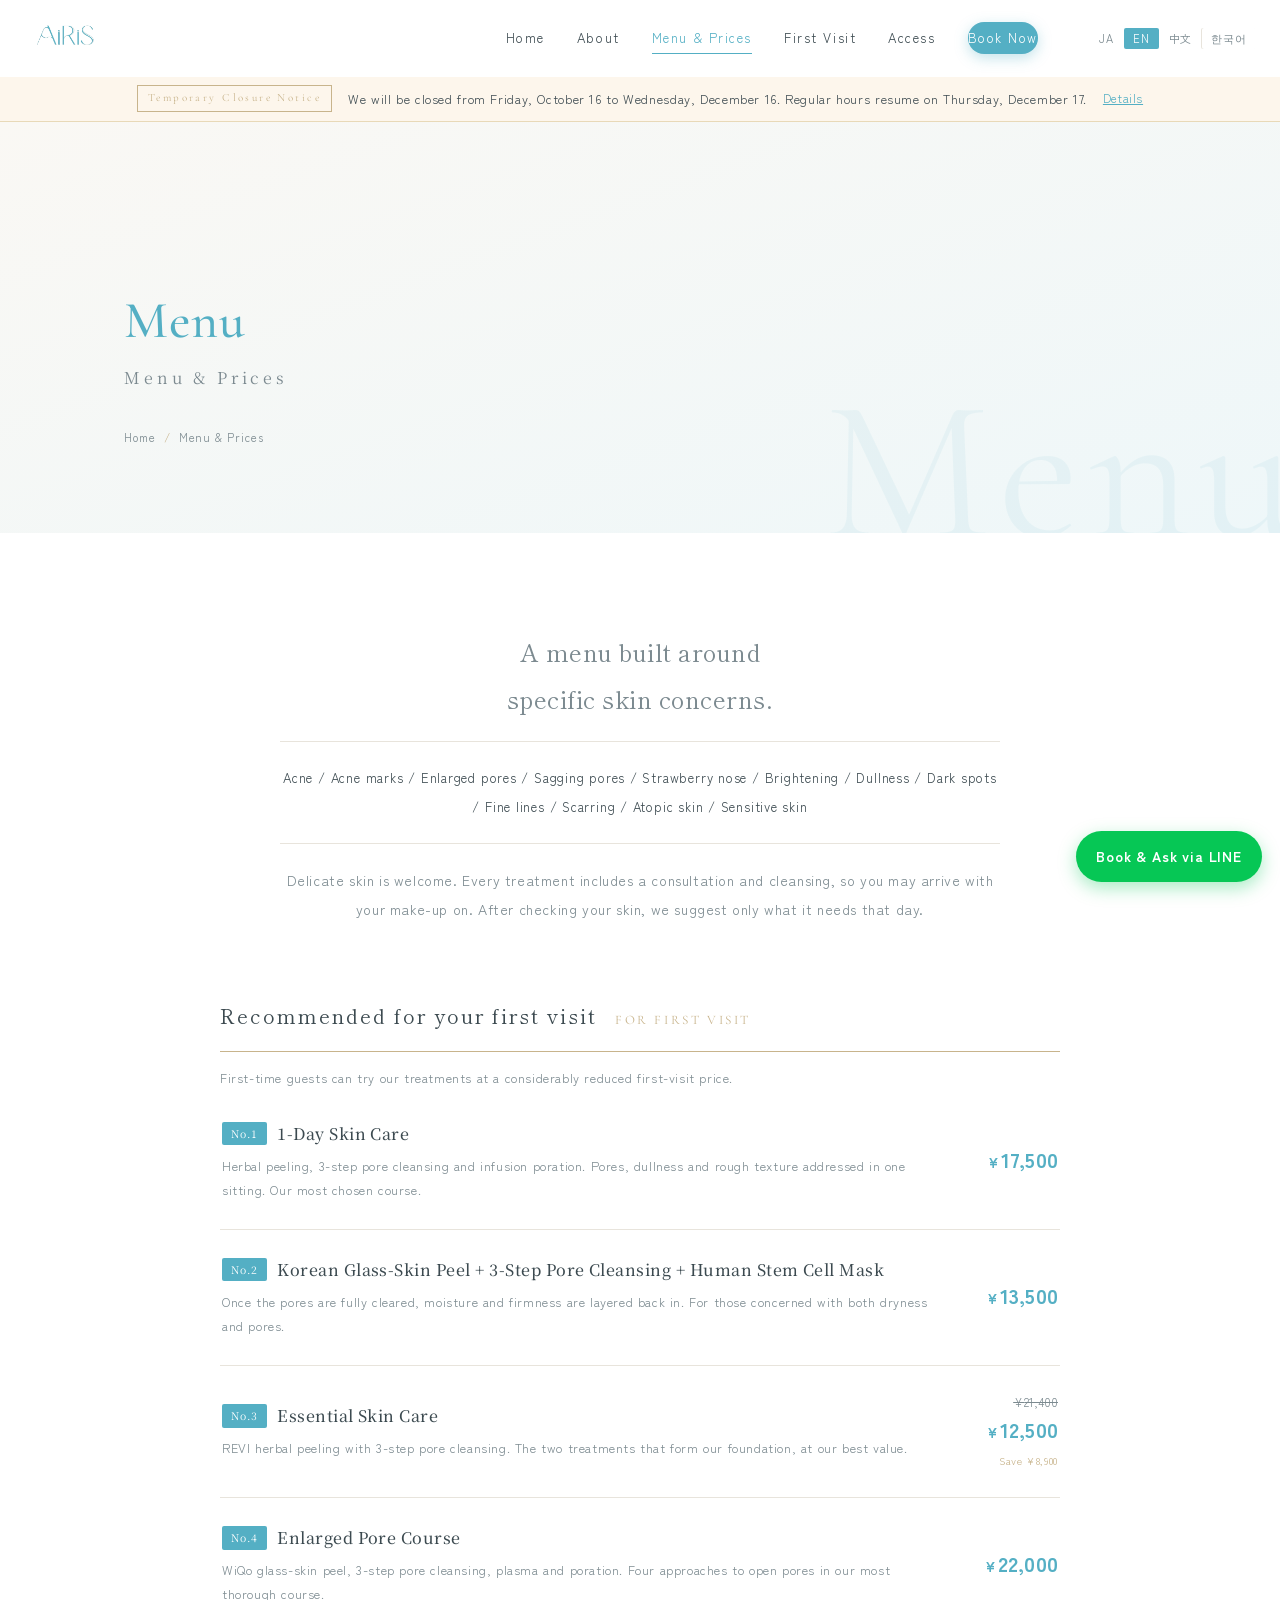
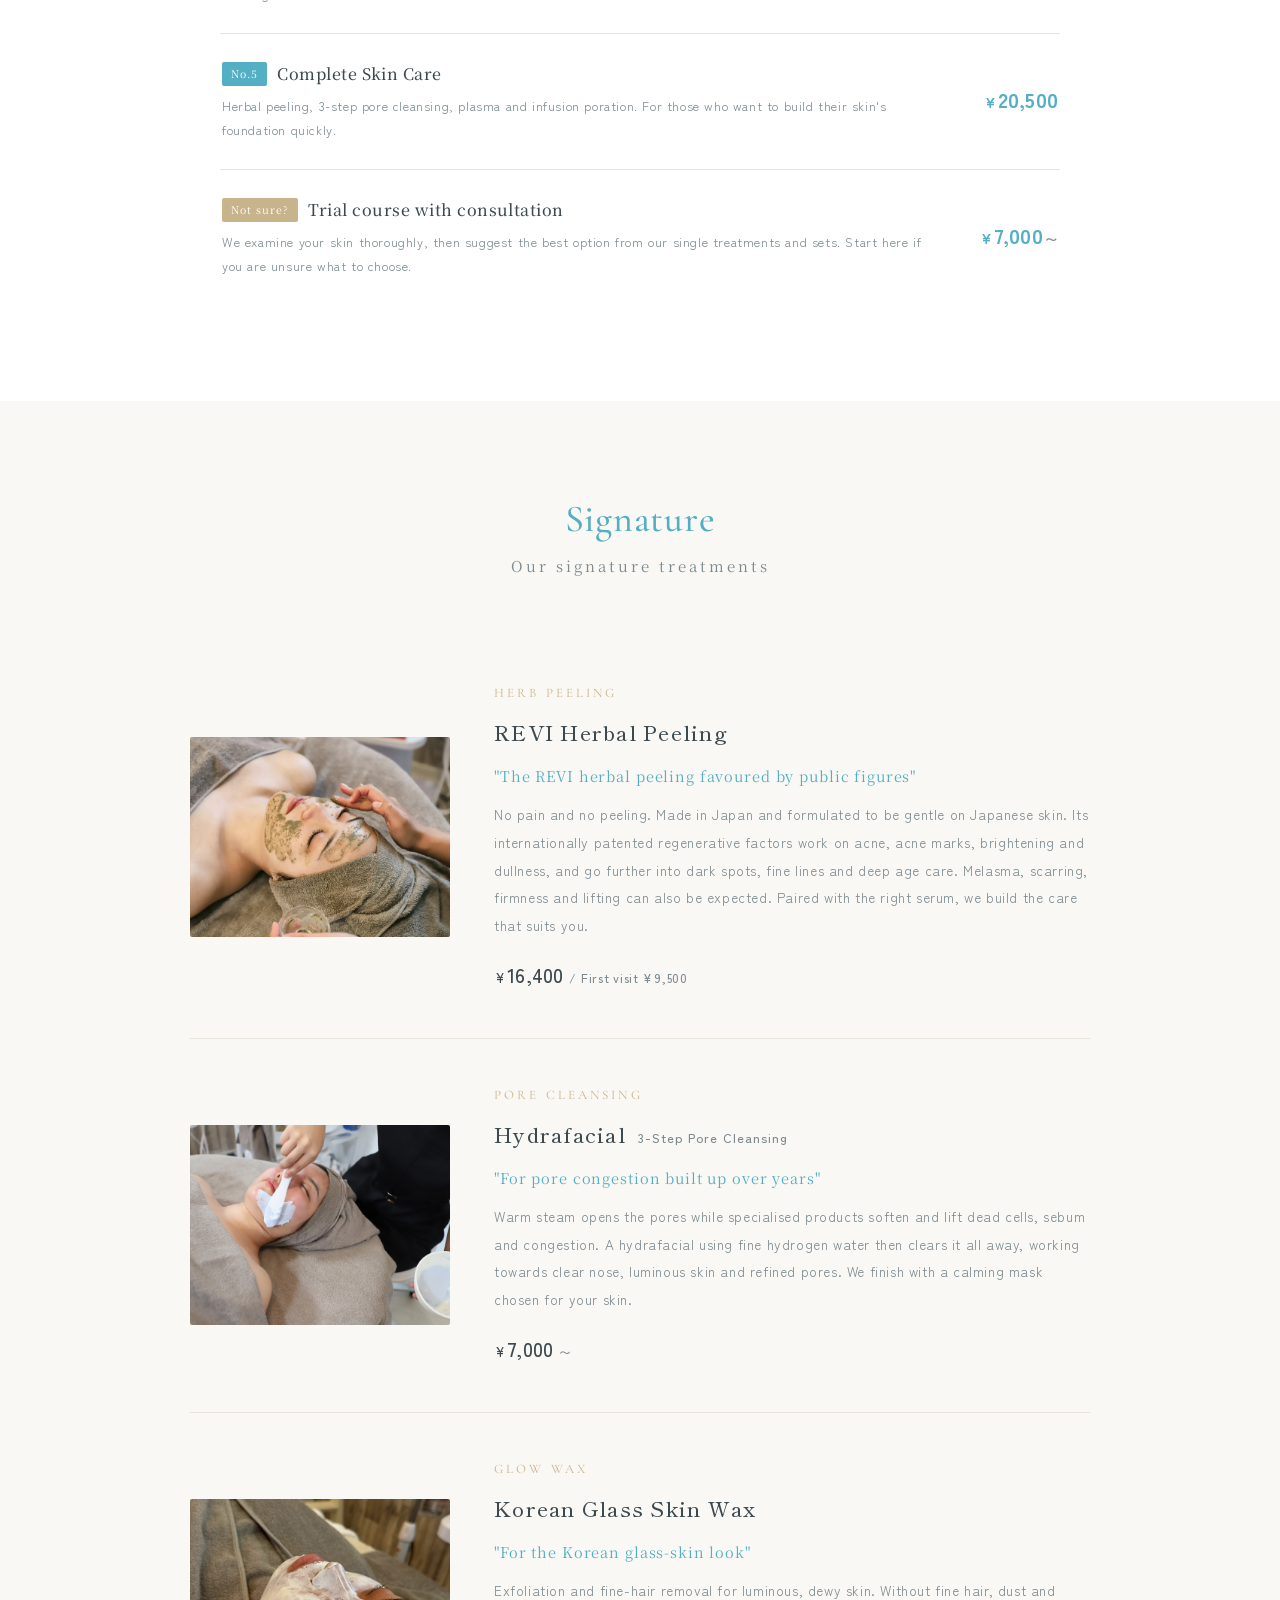
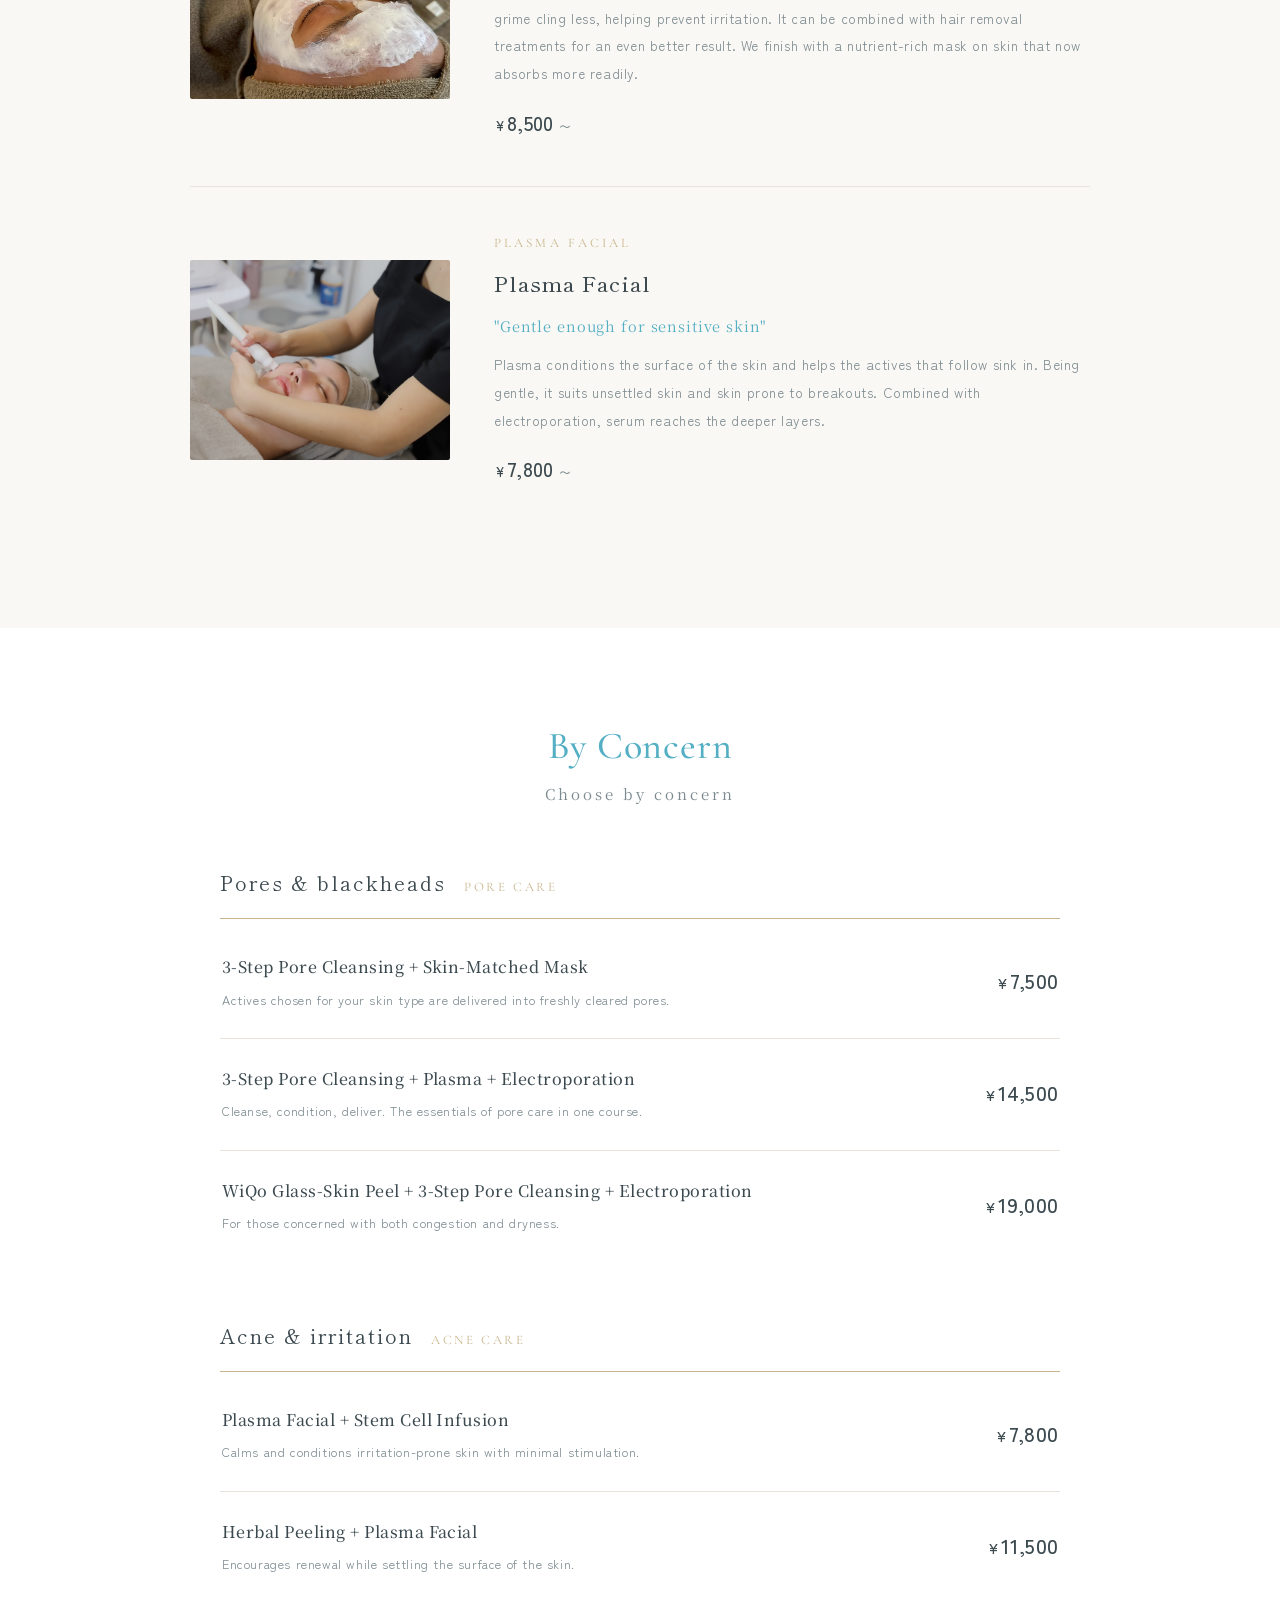
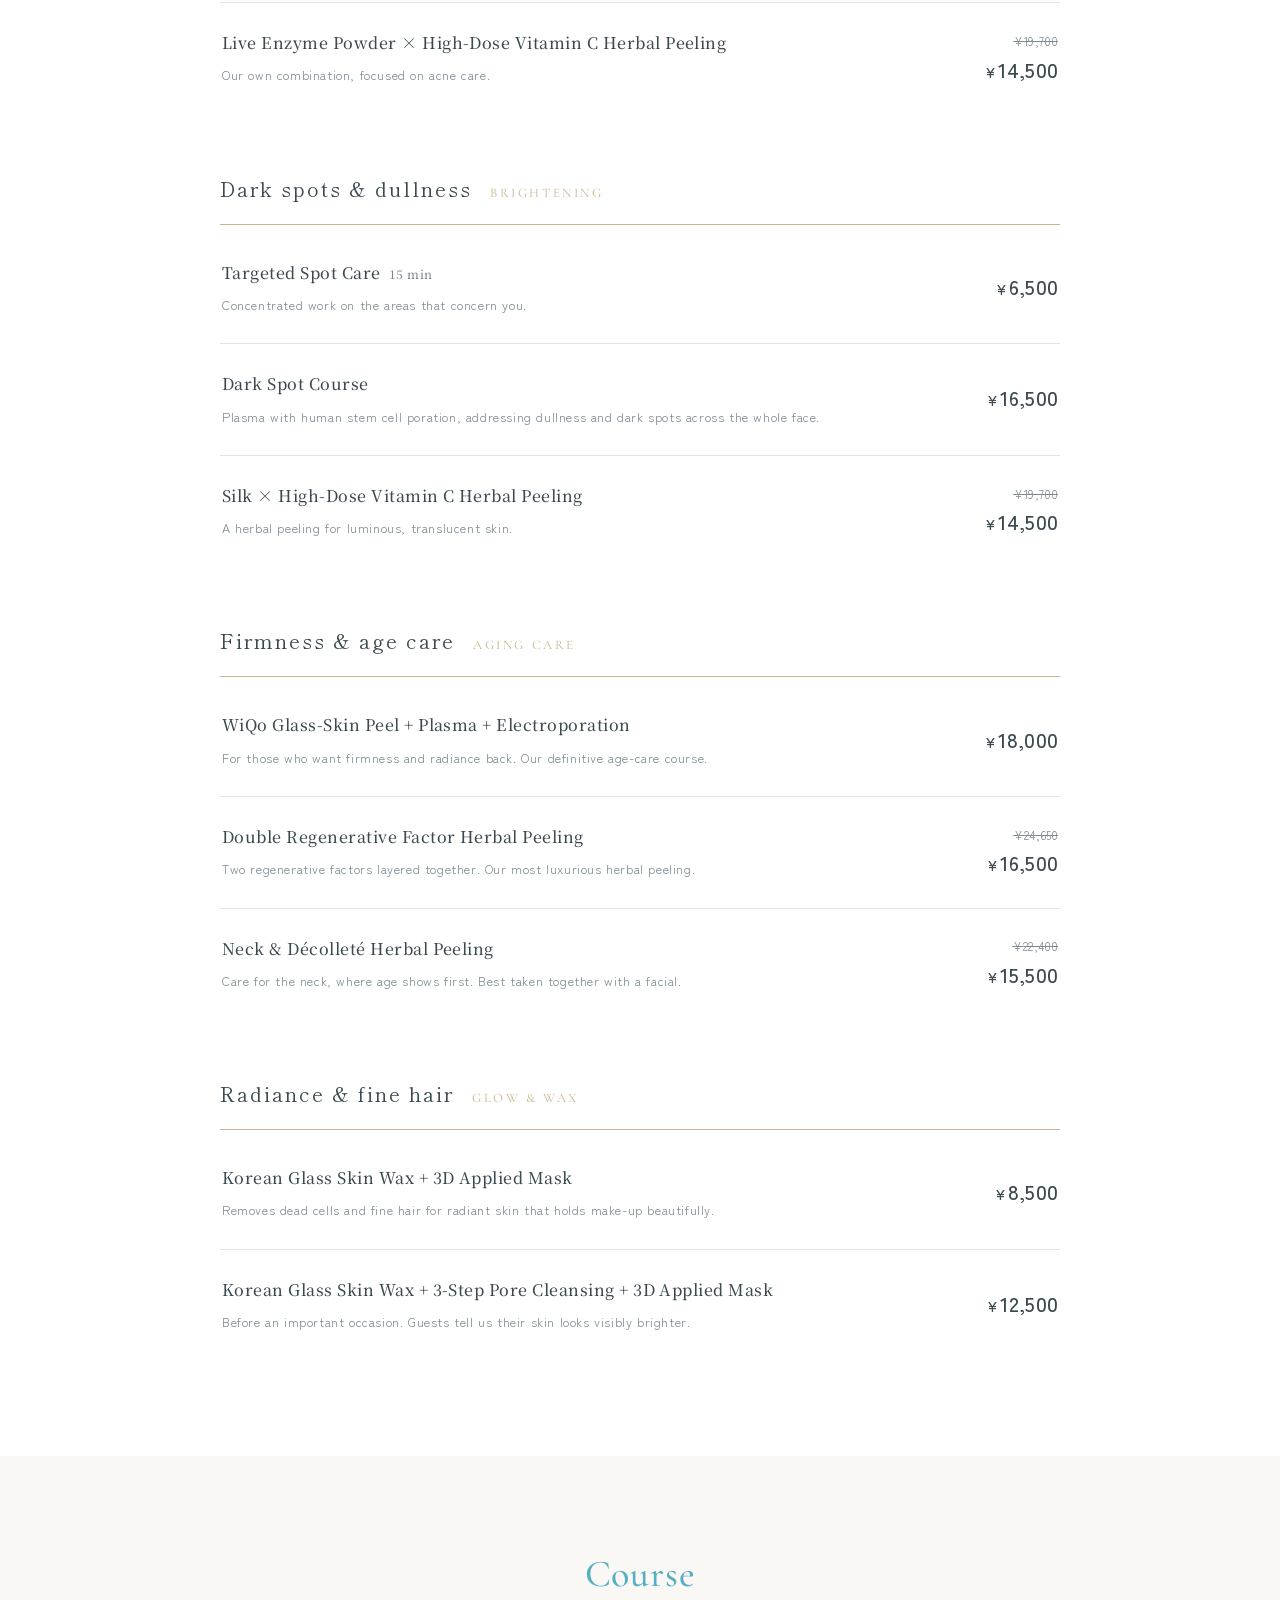
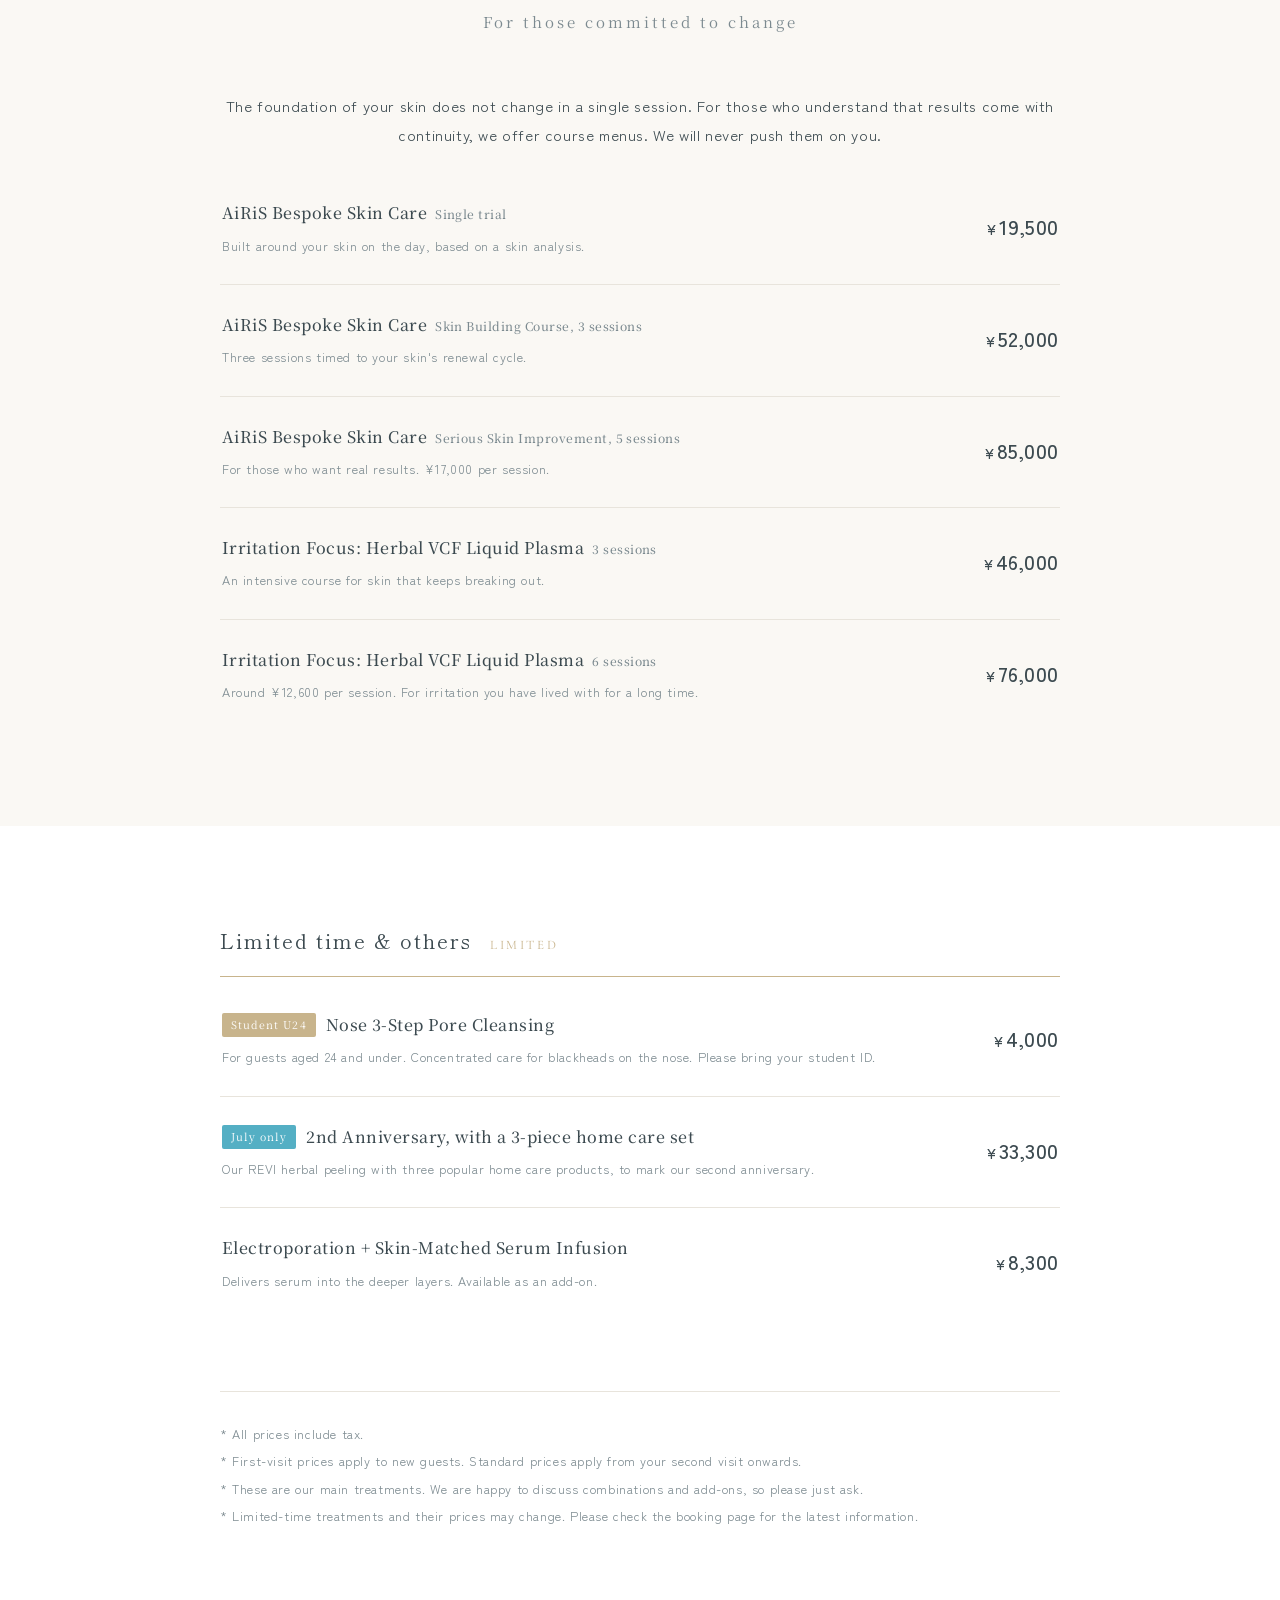
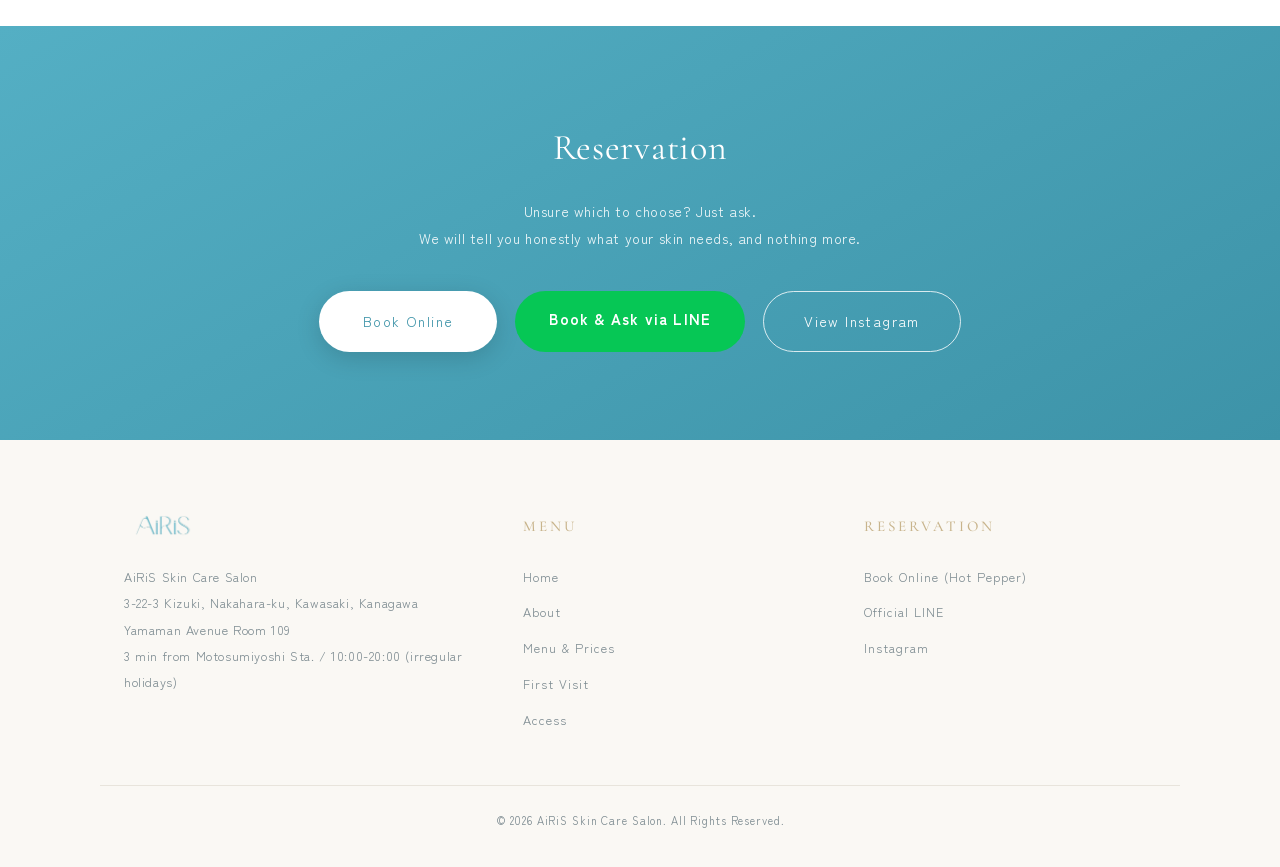
<file: menu.html>
<!DOCTYPE html>
<html lang="ja">
<head>
<meta charset="UTF-8">
<meta name="viewport" content="width=device-width, initial-scale=1.0">
<title>メニュー・料金｜美肌専門店 AiRiS 元住吉</title>
<meta name="description" content="美肌専門店AiRiS(アイリス)のメニュー・料金一覧。REVI肌質改善ハーブピーリング、ハイドラフェイシャル毛穴洗浄、韓国肌うる艶WAX、プラズマフェイシャルなど。ご新規様は通常価格から大幅にお得な初回価格でお試しいただけます。">
<link rel="preconnect" href="https://fonts.googleapis.com">
<link rel="preconnect" href="https://fonts.gstatic.com" crossorigin>
<link href="https://fonts.googleapis.com/css2?family=Cormorant+Garamond:ital,wght@0,400;0,500;0,600;1,400&family=Noto+Serif+JP:wght@400;500;600&family=Shippori+Mincho+B1:wght@400;500;600&family=Zen+Kaku+Gothic+New:wght@400;500;700&display=swap" rel="stylesheet">
<link rel="stylesheet" href="assets/css/style.css">
<style>
/* ============================================================
   料金表 — 価格の数字は必ず Zen Kaku Gothic New + tabular-nums。
   Cormorant Garamond は数字が古典様式(高さ不揃い)のため価格に使わない。
   ============================================================ */
.menu-sec{background:var(--white);}
.menu-sec.alt{background:var(--cream);}

.lead-block{max-width:720px;margin:0 auto 72px;text-align:center;}
.lead-block .ttl{
  font-family:'Shippori Mincho B1',serif;
  font-size:24px;line-height:1.95;letter-spacing:.1em;margin-bottom:18px;
}
.lead-block p{font-size:14px;color:var(--ink-light);line-height:2.1;}
.lead-block .concerns{
  font-size:13px;color:var(--ink);letter-spacing:.06em;line-height:2.2;
  padding:22px 0;margin:6px 0 22px;
  border-top:1px solid var(--line);border-bottom:1px solid var(--line);
}

/* ---------- 価格表 ---------- */
.plist{max-width:840px;margin:0 auto;}
.plist-head{
  display:flex;align-items:baseline;gap:18px;
  padding-bottom:16px;margin-bottom:8px;
  border-bottom:1px solid var(--gold);
}
.plist-head .ja{
  font-family:'Shippori Mincho B1',serif;
  font-size:20px;letter-spacing:.1em;
}
.plist-head .en{
  font-family:'Cormorant Garamond',serif;
  font-size:13px;letter-spacing:.2em;color:var(--gold);
}
.plist-head + .plist-note{
  font-size:12.5px;color:var(--ink-light);margin:14px 0 4px;
}

.prow{
  display:flex;justify-content:space-between;align-items:center;gap:48px;
  padding:26px 2px;border-bottom:1px solid var(--line);
}
.prow:last-child{border-bottom:none;}
.prow .body{flex:1;min-width:0;}
.prow .nm{
  font-family:'Noto Serif JP',serif;
  font-size:16px;font-weight:500;letter-spacing:.03em;line-height:1.7;
}
.prow .tag{
  display:inline-block;vertical-align:2px;
  font-size:10.5px;letter-spacing:.1em;color:#fff;background:var(--primary);
  padding:3px 9px;border-radius:2px;margin-right:10px;font-weight:400;
}
.prow .tag.gold{background:var(--gold);}
.prow .dsc{
  font-size:12.5px;color:var(--ink-light);line-height:1.95;margin-top:7px;
}
/* 価格 — 等幅数字で桁を揃える */
.prow .amt{
  flex-shrink:0;text-align:right;
  font-family:'Zen Kaku Gothic New',sans-serif;
  font-variant-numeric:tabular-nums;
  font-feature-settings:"tnum" 1;
}
.prow .amt .now{
  font-size:21px;font-weight:500;letter-spacing:.01em;color:var(--ink);
  white-space:nowrap;line-height:1.3;
}
.prow .amt .now .yen{font-size:.68em;margin-right:1px;}
.prow .amt .now .plus{font-size:.6em;margin-left:2px;color:var(--ink-light);}
.prow .amt .was{
  display:block;font-size:11.5px;color:var(--ink-light);
  text-decoration:line-through;text-decoration-thickness:1px;
  letter-spacing:.01em;margin-bottom:3px;white-space:nowrap;
}
.prow.first .amt .now{color:var(--primary);font-weight:700;}
.prow .amt .off{
  display:block;font-size:10.5px;letter-spacing:.06em;color:var(--gold);margin-top:4px;
}

/* ---------- 写真つきの主役メニュー ---------- */
.pickup{max-width:900px;margin:0 auto;}
.pickup-item{
  display:grid;grid-template-columns:260px 1fr;gap:44px;align-items:center;
  padding:44px 0;border-bottom:1px solid var(--line);
}
.pickup-item:last-child{border-bottom:none;}
.pickup-item .ph{overflow:hidden;border-radius:2px;}
.pickup-item .ph img{width:100%;height:200px;object-fit:cover;transition:transform .8s;}
.pickup-item:hover .ph img{transform:scale(1.05);}
.pickup-item .en-label{
  font-family:'Cormorant Garamond',serif;
  font-size:13px;letter-spacing:.24em;color:var(--gold);display:block;margin-bottom:10px;
}
.pickup-item h3{
  font-family:'Shippori Mincho B1',serif;
  font-size:21px;font-weight:500;letter-spacing:.06em;line-height:1.7;margin-bottom:12px;
}
.pickup-item h3 .sub{
  font-family:'Zen Kaku Gothic New',sans-serif;
  font-size:12.5px;color:var(--ink-light);letter-spacing:.08em;margin-left:12px;
}
.pickup-item .quote{
  font-family:'Noto Serif JP',serif;
  font-size:14.5px;color:var(--primary);letter-spacing:.06em;
  margin-bottom:12px;line-height:1.8;
}
.pickup-item p{font-size:13.5px;color:var(--ink-light);line-height:2.05;margin-bottom:16px;}
.pickup-item .amt{
  font-family:'Zen Kaku Gothic New',sans-serif;
  font-variant-numeric:tabular-nums;font-feature-settings:"tnum" 1;
  font-size:20px;font-weight:500;letter-spacing:.01em;
}
.pickup-item .amt .yen{font-size:.68em;margin-right:1px;}
.pickup-item .amt .unit{font-size:.6em;color:var(--ink-light);margin-left:6px;letter-spacing:.06em;}

/* ---------- 注意書き ---------- */
.notes{
  max-width:840px;margin:72px auto 0;padding-top:28px;
  border-top:1px solid var(--line);
  font-size:12.5px;color:var(--ink-light);line-height:2.2;
}
.notes span{display:block;padding-left:1.1em;text-indent:-1.1em;}

/* 悩み別メニューは開閉式。目的のお悩みにすぐ辿り着けるようにする */
details.cat > summary{list-style:none;cursor:pointer;position:relative;padding-right:34px;}
details.cat > summary::-webkit-details-marker{display:none;}
details.cat > summary::after{
  content:"＋";position:absolute;right:2px;top:50%;transform:translateY(-70%);
  color:var(--primary);font-size:15px;font-weight:300;transition:opacity .3s;
}
details.cat[open] > summary::after{content:"−";}
@media(min-width:901px){
  details.cat > summary{cursor:default;padding-right:0;}
  details.cat > summary::after{display:none;}
}

@media(max-width:900px){
  .lead-block{margin-bottom:36px;}
  .lead-block .ttl{font-size:20px;line-height:1.9;letter-spacing:.06em;}
  html[lang="ja"] .lead-block .ttl br{display:none;}
  .lead-block p{font-size:13.5px;}
  .plist-head{gap:12px;padding-bottom:13px;flex-wrap:wrap;}
  .plist-head .ja{font-size:18px;}
  .plist-head .en{font-size:11px;}
  .prow{
    display:block;padding:17px 2px;
  }
  .prow .nm{font-size:15px;}
  .prow .tag{font-size:10px;padding:2px 7px;margin-right:8px;}
  .prow .dsc{font-size:12px;margin-top:6px;}
  /* スマホは価格を名称の下に右寄せで置く */
  .prow .amt{
    display:flex;align-items:baseline;justify-content:flex-end;
    gap:10px;margin-top:10px;text-align:right;
  }
  .prow .amt .was{display:inline;margin:0;font-size:11px;}
  .prow .amt .now{font-size:19px;}
  .prow .amt .off{display:inline;margin:0;font-size:10px;}
  .pickup-item{grid-template-columns:1fr;gap:15px;padding:26px 0;}
  .pickup-item .ph img{height:40vw;min-height:155px;}
  .pickup-item h3{font-size:18px;}
  .pickup-item p{font-size:13px;line-height:1.9;margin-bottom:10px;}
  .pickup-item .amt{font-size:18px;}
  .notes{margin-top:52px;font-size:12px;line-height:2.1;}
}
</style>
</head>
<body>

<!-- 休業のお知らせ -->
<div class="notice-bar">
  <div class="notice-inner">
    <span class="notice-label">休業のお知らせ</span>
    <span class="notice-text">10月16日(金)〜12月16日(水)は休業いたします。12月17日(木)より通常営業を再開予定です。</span>
    <a class="notice-link" href="news.html">詳しくはこちら</a>
  </div>
</div>

<header id="header">
  <div class="header-inner">
    <a href="index.html" class="header-logo"><img src="assets/img/logo.png" alt="美肌専門店 AiRiS"></a>
    <nav class="pc-nav">
      <a href="index.html">ホーム</a>
      <a href="about.html">AiRiSについて</a>
      <a href="menu.html" class="current">メニュー・料金</a>
      <a href="guide.html">初めての方へ</a>
      <a href="access.html">アクセス</a>
      <a class="btn-reserve" href="https://beauty.hotpepper.jp/kr/slnH000710350/" target="_blank" rel="noopener">ご予約はこちら</a>
    </nav>
    <button class="menu-toggle" id="menuToggle" aria-label="メニュー">
      <span></span><span></span><span></span>
    </button>
  </div>
</header>
<nav class="sp-nav" id="spNav">
  <a href="index.html">ホーム</a>
  <a href="about.html">AiRiSについて</a>
  <a href="menu.html">メニュー・料金</a>
  <a href="guide.html">初めての方へ</a>
  <a href="access.html">アクセス</a>
  <a href="https://beauty.hotpepper.jp/kr/slnH000710350/" target="_blank" rel="noopener">ご予約はこちら</a>
</nav>

<div class="page-hero" data-en="Menu">
  <div class="wrap">
    <div class="en-title">Menu</div>
    <div class="ja-title">メニュー・料金</div>
    <div class="breadcrumb"><a href="index.html">ホーム</a><span>/</span>メニュー・料金</div>
  </div>
</div>

<!-- 初めての方へ -->
<section class="menu-sec">
  <div class="wrap">
    <div class="lead-block fade">
      <p class="ttl">様々なお肌悩みに特化した<br>メニューをご用意しています。</p>
      <p class="concerns">ニキビ ／ ニキビ跡 ／ 毛穴開き ／ たるみ毛穴 ／ いちご鼻 ／ 美白ケア ／ くすみ ／ シミ ／ しわ ／ クレーター ／ アトピー肌 ／ 敏感肌</p>
      <p>お肌の弱い方もご相談ください。すべてのメニューにカウンセリングとクレンジングが含まれますので、メイクのままご来店いただいて大丈夫です。肌の状態を確認したうえで、その日に必要な施術だけをご提案します。</p>
    </div>

    <div class="plist fade">
      <div class="plist-head">
        <span class="ja">初めての方におすすめ</span>
        <span class="en">FOR FIRST VISIT</span>
      </div>
      <p class="plist-note">ご新規様は、通常価格から大幅にお得な初回価格でお試しいただけます。</p>

      <div class="prow first">
        <div class="body">
          <div class="nm"><span class="tag">人気 No.1</span>1day肌管理</div>
          <p class="dsc">ハーブピーリング ＋ 3STEP毛穴洗浄 ＋ 導入ポレーション。毛穴・くすみ・ざらつきまで一度に整える、AiRiSでいちばん選ばれているコースです。</p>
        </div>
        <div class="amt">
          <span class="now"><span class="yen">¥</span>17,500</span>
        </div>
      </div>

      <div class="prow first">
        <div class="body">
          <div class="nm"><span class="tag">人気 No.2</span>韓国水光ピール ＋ 3STEP毛穴洗浄 ＋ ヒト幹細胞パック</div>
          <p class="dsc">毛穴の汚れを落としきったあと、うるおいとハリを重ねて仕上げます。乾燥と毛穴の両方が気になる方に。</p>
        </div>
        <div class="amt">
          <span class="now"><span class="yen">¥</span>13,500</span>
        </div>
      </div>

      <div class="prow first">
        <div class="body">
          <div class="nm"><span class="tag">人気 No.3</span>基本肌管理</div>
          <p class="dsc">REVIハーブピーリング ＋ 3STEP毛穴洗浄。AiRiSの土台となる2つの施術を、いちばんお得に体験いただけます。</p>
        </div>
        <div class="amt">
          <span class="was"><span class="yen">¥</span>21,400</span>
          <span class="now"><span class="yen">¥</span>12,500</span>
          <span class="off">8,900円お得</span>
        </div>
      </div>

      <div class="prow first">
        <div class="body">
          <div class="nm"><span class="tag">人気 No.4</span>開き毛穴コース</div>
          <p class="dsc">WiQo水光ピール ＋ 3STEP毛穴洗浄 ＋ プラズマ ＋ ポレーション。開いた毛穴に4方向からアプローチする、いちばん手厚いコースです。</p>
        </div>
        <div class="amt">
          <span class="now"><span class="yen">¥</span>22,000</span>
        </div>
      </div>

      <div class="prow first">
        <div class="body">
          <div class="nm"><span class="tag">人気 No.5</span>最強肌管理</div>
          <p class="dsc">ハーブピーリング ＋ 3STEP毛穴洗浄 ＋ プラズマ ＋ 導入ポレーション。肌の土台づくりを一気に進めたい方へ。</p>
        </div>
        <div class="amt">
          <span class="now"><span class="yen">¥</span>20,500</span>
        </div>
      </div>

      <div class="prow first">
        <div class="body">
          <div class="nm"><span class="tag gold">迷ったら</span>カウンセリング付き・お試しコース</div>
          <p class="dsc">肌状態をしっかり確認したうえで、単品・セットの中から最適な施術をご提案します。何を選べばいいかわからない方は、まずこちらから。</p>
        </div>
        <div class="amt">
          <span class="now"><span class="yen">¥</span>7,000<span class="plus">〜</span></span>
        </div>
      </div>
    </div>
  </div>
</section>

<!-- 主役の施術 -->
<section class="menu-sec alt">
  <div class="wrap">
    <div class="sec-head fade">
      <div class="en-title">Signature</div>
      <div class="ja-title">AiRiSの主役メニュー</div>
    </div>
    <div class="pickup">
      <div class="pickup-item fade">
        <div class="ph"><img src="assets/img/herb_peeling.jpg" alt="REVI肌質改善ハーブピーリング"></div>
        <div>
          <span class="en-label">HERB PEELING</span>
          <h3>REVI肌質改善ハーブピーリング</h3>
          <p class="quote">&ldquo;芸能人御用達REVIハーブピーリング&rdquo;</p>
          <p>痛み、剥離なし。日本製で、日本人の肌に最適な低刺激です。世界特許取得の再生因子を配合しており、ニキビ・ニキビ跡・美白・くすみに加えて、徹底したシミしわ改善と究極のアンチエイジングまで。ほかにも肝斑、クレーター改善、ハリツヤ、リフトアップ効果が期待できます。美容液との組み合わせで、あなたに最適なケアをご提案します。</p>
          <div class="amt"><span class="yen">¥</span>16,400<span class="unit">／ 初回 ¥9,500</span></div>
        </div>
      </div>

      <div class="pickup-item fade">
        <div class="ph"><img src="assets/img/cleansing.jpg" alt="ハイドラフェイシャル 3STEP毛穴洗浄"></div>
        <div>
          <span class="en-label">PORE CLEANSING</span>
          <h3>ハイドラフェイシャル<span class="sub">3STEP毛穴洗浄</span></h3>
          <p class="quote">&ldquo;長年の頑固な毛穴汚れに&rdquo;</p>
          <p>温かい水蒸気をスチーマーで当てて毛穴を開くと同時に、特殊な化粧品で角質・皮脂・毛穴汚れを柔らかくして浮かせます。そのうえで粒子の細かい水素水を使ったハイドラフェイシャルで汚れを一掃。いちご鼻の解消、ツヤ肌、毛穴レスを目指せます。仕上げは肌別の美容成分パックで鎮静します。</p>
          <div class="amt"><span class="yen">¥</span>7,000<span class="unit">〜</span></div>
        </div>
      </div>

      <div class="pickup-item fade">
        <div class="ph"><img src="assets/img/mask_white.jpg" alt="韓国肌うる艶WAX"></div>
        <div>
          <span class="en-label">GLOW WAX</span>
          <h3>韓国肌うる艶WAX</h3>
          <p class="quote">&ldquo;憧れの韓国肌に&rdquo;</p>
          <p>角質ケアとうぶ毛の除去で、うる艶のお肌に。産毛がなくなることで、ほこりや汚れの付着による肌荒れを防ぎます。脱毛に通われている方も施術可能で、むしろ相乗効果が期待できます。浸透しやすくなったお肌に、美容成分たっぷりのパックでお仕上げします。</p>
          <div class="amt"><span class="yen">¥</span>8,500<span class="unit">〜</span></div>
        </div>
      </div>

      <div class="pickup-item fade">
        <div class="ph"><img src="assets/img/plasma.jpg" alt="プラズマフェイシャル"></div>
        <div>
          <span class="en-label">PLASMA FACIAL</span>
          <h3>プラズマフェイシャル</h3>
          <p class="quote">&ldquo;敏感肌の方にも&rdquo;</p>
          <p>プラズマの力で肌表面を整えながら、そのあとに入れる美容成分の浸透をサポートします。刺激が少ないため、ゆらぎがちな肌やニキビが気になる肌にも取り入れやすい施術です。エレクトロポレーションとの組み合わせで、肌の深部まで美容液を届けます。</p>
          <div class="amt"><span class="yen">¥</span>7,800<span class="unit">〜</span></div>
        </div>
      </div>
    </div>
  </div>
</section>

<!-- お悩み別 -->
<section class="menu-sec">
  <div class="wrap">
    <div class="sec-head fade">
      <div class="en-title">By Concern</div>
      <div class="ja-title">お悩みから選ぶ</div>
    </div>

    <div class="plist fade">
      <div class="plist-head">
        <span class="ja">毛穴・黒ずみ</span>
        <span class="en">PORE CARE</span>
      </div>
      <div class="prow">
        <div class="body">
          <div class="nm">3STEP毛穴洗浄 ＋ 肌別美容成分パック</div>
          <p class="dsc">洗浄したあとの毛穴に、肌質に合わせた美容成分を届けます。</p>
        </div>
        <div class="amt"><span class="now"><span class="yen">¥</span>7,500</span></div>
      </div>
      <div class="prow">
        <div class="body">
          <div class="nm">3STEP毛穴洗浄 ＋ プラズマ ＋ エレクトロポレーション</div>
          <p class="dsc">洗って、整えて、届ける。毛穴ケアの基本を一通り押さえたコースです。</p>
        </div>
        <div class="amt"><span class="now"><span class="yen">¥</span>14,500</span></div>
      </div>
      <div class="prow">
        <div class="body">
          <div class="nm">WiQo水光ピール ＋ 3STEP毛穴洗浄 ＋ エレクトロポレーション</div>
          <p class="dsc">毛穴の汚れと乾燥、両方が気になる方に。</p>
        </div>
        <div class="amt"><span class="now"><span class="yen">¥</span>19,000</span></div>
      </div>

      <div class="plist-head" style="margin-top:56px;">
        <span class="ja">ニキビ・肌荒れ</span>
        <span class="en">ACNE CARE</span>
      </div>
      <div class="prow">
        <div class="body">
          <div class="nm">プラズマフェイシャル ＋ 幹細胞導入</div>
          <p class="dsc">刺激をおさえながら、荒れがちな肌を整えていきます。</p>
        </div>
        <div class="amt"><span class="now"><span class="yen">¥</span>7,800</span></div>
      </div>
      <div class="prow">
        <div class="body">
          <div class="nm">ハーブピーリング ＋ プラズマフェイシャル</div>
          <p class="dsc">ターンオーバーを促しながら、肌表面を落ち着かせます。</p>
        </div>
        <div class="amt"><span class="now"><span class="yen">¥</span>11,500</span></div>
      </div>
      <div class="prow">
        <div class="body">
          <div class="nm">生酵素パウダー × 高濃度ビタミンC ハーブピーリング</div>
          <p class="dsc">ニキビケアに特化した、AiRiSオリジナルの組み合わせです。</p>
        </div>
        <div class="amt">
          <span class="was"><span class="yen">¥</span>19,700</span>
          <span class="now"><span class="yen">¥</span>14,500</span>
        </div>
      </div>

      <div class="plist-head" style="margin-top:56px;">
        <span class="ja">シミ・くすみ</span>
        <span class="en">BRIGHTENING</span>
      </div>
      <div class="prow">
        <div class="body">
          <div class="nm">シミスポットケア<span style="font-size:12px;color:var(--ink-light);margin-left:8px;">15分</span></div>
          <p class="dsc">気になる部分にしぼって集中的にアプローチします。</p>
        </div>
        <div class="amt"><span class="now"><span class="yen">¥</span>6,500</span></div>
      </div>
      <div class="prow">
        <div class="body">
          <div class="nm">シミアプローチコース</div>
          <p class="dsc">プラズマ ＋ ヒト幹細胞ポレーション。お顔全体のくすみとシミに向き合うコースです。</p>
        </div>
        <div class="amt"><span class="now"><span class="yen">¥</span>16,500</span></div>
      </div>
      <div class="prow">
        <div class="body">
          <div class="nm">シルク × 高濃度ビタミンC ハーブピーリング</div>
          <p class="dsc">透明感を引き出す、白玉水光肌のためのハーブピーリングです。</p>
        </div>
        <div class="amt">
          <span class="was"><span class="yen">¥</span>19,700</span>
          <span class="now"><span class="yen">¥</span>14,500</span>
        </div>
      </div>

      <div class="plist-head" style="margin-top:56px;">
        <span class="ja">ハリ・エイジングケア</span>
        <span class="en">AGING CARE</span>
      </div>
      <div class="prow">
        <div class="body">
          <div class="nm">WiQo水光ピール ＋ プラズマ ＋ エレクトロポレーション</div>
          <p class="dsc">ハリとツヤを取り戻したい方へ。AiRiSのエイジングケアの決定版です。</p>
        </div>
        <div class="amt"><span class="now"><span class="yen">¥</span>18,000</span></div>
      </div>
      <div class="prow">
        <div class="body">
          <div class="nm">W再生因子美容液 ハーブピーリング</div>
          <p class="dsc">2種類の再生因子を重ねる、いちばん贅沢なハーブピーリングです。</p>
        </div>
        <div class="amt">
          <span class="was"><span class="yen">¥</span>24,650</span>
          <span class="now"><span class="yen">¥</span>16,500</span>
        </div>
      </div>
      <div class="prow">
        <div class="body">
          <div class="nm">首・デコルテ ハーブピーリング</div>
          <p class="dsc">年齢が出やすい首元まで。お顔とあわせてのご利用がおすすめです。</p>
        </div>
        <div class="amt">
          <span class="was"><span class="yen">¥</span>22,400</span>
          <span class="now"><span class="yen">¥</span>15,500</span>
        </div>
      </div>

      <div class="plist-head" style="margin-top:56px;">
        <span class="ja">ツヤ肌・うぶ毛ケア</span>
        <span class="en">GLOW &amp; WAX</span>
      </div>
      <div class="prow">
        <div class="body">
          <div class="nm">韓国肌うる艶WAX ＋ 塗る3D美容パック</div>
          <p class="dsc">古い角質とうぶ毛を取り除いて、化粧ノリの良いツヤ肌に仕上げます。</p>
        </div>
        <div class="amt"><span class="now"><span class="yen">¥</span>8,500</span></div>
      </div>
      <div class="prow">
        <div class="body">
          <div class="nm">韓国肌うる艶WAX ＋ 3STEP毛穴洗浄 ＋ 塗る3D美容パック</div>
          <p class="dsc">大事な予定の前に。肌の明るさが変わったと言っていただけるコースです。</p>
        </div>
        <div class="amt"><span class="now"><span class="yen">¥</span>12,500</span></div>
      </div>
    </div>
  </div>
</section>

<!-- 継続コース -->
<section class="menu-sec alt">
  <div class="wrap">
    <div class="sec-head fade">
      <div class="en-title">Course</div>
      <div class="ja-title">続けて変えていく方へ</div>
    </div>
    <div class="plist fade">
      <p class="plist-note" style="text-align:center;margin-bottom:24px;">
        肌の土台は、一度の施術では変わりません。継続してこそ結果が出るとお考えの方に、コースメニューをご用意しています。もちろん、無理におすすめすることはありません。
      </p>
      <div class="prow">
        <div class="body">
          <div class="nm">AiRiSオーダーメイド肌管理<span style="font-size:12px;color:var(--ink-light);margin-left:8px;">お試し1回</span></div>
          <p class="dsc">肌診断をもとに、その日の肌に合わせて内容を組み立てます。</p>
        </div>
        <div class="amt"><span class="now"><span class="yen">¥</span>19,500</span></div>
      </div>
      <div class="prow">
        <div class="body">
          <div class="nm">AiRiSオーダーメイド肌管理<span style="font-size:12px;color:var(--ink-light);margin-left:8px;">育肌コース 3回</span></div>
          <p class="dsc">ターンオーバーの周期に合わせて、3回かけて肌を育てます。</p>
        </div>
        <div class="amt"><span class="now"><span class="yen">¥</span>52,000</span></div>
      </div>
      <div class="prow">
        <div class="body">
          <div class="nm">AiRiSオーダーメイド肌管理<span style="font-size:12px;color:var(--ink-light);margin-left:8px;">本気で肌改善 5回</span></div>
          <p class="dsc">しっかり結果を出したい方へ。1回あたり17,000円のご料金です。</p>
        </div>
        <div class="amt"><span class="now"><span class="yen">¥</span>85,000</span></div>
      </div>
      <div class="prow">
        <div class="body">
          <div class="nm">肌荒れ特化・ハーブVCFリキッドプラズマ<span style="font-size:12px;color:var(--ink-light);margin-left:8px;">3回</span></div>
          <p class="dsc">繰り返す肌荒れに向き合うための、集中ケアコースです。</p>
        </div>
        <div class="amt"><span class="now"><span class="yen">¥</span>46,000</span></div>
      </div>
      <div class="prow">
        <div class="body">
          <div class="nm">肌荒れ特化・ハーブVCFリキッドプラズマ<span style="font-size:12px;color:var(--ink-light);margin-left:8px;">6回</span></div>
          <p class="dsc">1回あたり12,600円台。長く付き合ってきた肌荒れに。</p>
        </div>
        <div class="amt"><span class="now"><span class="yen">¥</span>76,000</span></div>
      </div>
    </div>
  </div>
</section>

<!-- 限定・その他 -->
<section class="menu-sec">
  <div class="wrap">
    <div class="plist fade">
      <div class="plist-head">
        <span class="ja">期間限定・その他</span>
        <span class="en">LIMITED</span>
      </div>
      <div class="prow">
        <div class="body">
          <div class="nm"><span class="tag gold">学割 U24</span>ノーズ3STEP毛穴洗浄</div>
          <p class="dsc">24歳以下の方限定。小鼻の黒ずみだけを集中的にケアします。学生証をお持ちください。</p>
        </div>
        <div class="amt"><span class="now"><span class="yen">¥</span>4,000</span></div>
      </div>
      <div class="prow">
        <div class="body">
          <div class="nm"><span class="tag">7月限定</span>2周年記念・ホームケア3点セット付き</div>
          <p class="dsc">REVIハーブピーリングに、人気のホームケア3点をお付けした2周年記念プランです。</p>
        </div>
        <div class="amt"><span class="now"><span class="yen">¥</span>33,300</span></div>
      </div>
      <div class="prow">
        <div class="body">
          <div class="nm">エレクトロポレーション ＋ 肌別美容液導入</div>
          <p class="dsc">肌の深部まで美容液を届けます。単品での追加も承っています。</p>
        </div>
        <div class="amt"><span class="now"><span class="yen">¥</span>8,300</span></div>
      </div>
    </div>

    <div class="notes fade">
      <span>※ 表示価格はすべて税込です。</span>
      <span>※ 初回価格はご新規様が対象です。ご来店が2回目以降の方は通常価格でのご案内となります。</span>
      <span>※ ここに掲載しているのは主なメニューです。組み合わせやオプションのご相談も承りますので、お気軽にお声がけください。</span>
      <span>※ 期間限定メニューの内容・価格は変更になる場合があります。最新の情報はご予約ページをご確認ください。</span>
    </div>
  </div>
</section>

<!-- CTA -->
<section class="cta">
  <div class="wrap fade">
    <div class="en-title">Reservation</div>
    <p>メニュー選びに迷ったらご相談ください。<br>お肌に必要な施術だけを正直にお伝えします。</p>
    <div class="cta-buttons">
      <a class="btn-white" href="https://beauty.hotpepper.jp/kr/slnH000710350/" target="_blank" rel="noopener">WEB予約する</a>
      <a class="btn-line" href="https://lin.ee/OLIGNB0" target="_blank" rel="noopener">LINEで予約・相談</a>
      <a class="btn-outline-white" href="https://www.instagram.com/airis_motosumiyoshi/" target="_blank" rel="noopener">Instagramを見る</a>
    </div>
  </div>
</section>

<footer>
  <div class="footer-grid">
    <div class="footer-brand">
      <img src="assets/img/logo.png" alt="AiRiS">
      <p>美肌専門店 AiRiS(アイリス)<br>
      神奈川県川崎市中原区木月3-22-3<br>やままんアヴェニュー109号室<br>
      元住吉駅 徒歩3分／10:00〜20:00(不定休)</p>
    </div>
    <div class="footer-col">
      <h4>MENU</h4>
      <a href="index.html">ホーム</a>
      <a href="about.html">AiRiSについて</a>
      <a href="menu.html">メニュー・料金</a>
      <a href="guide.html">初めての方へ</a>
      <a href="access.html">アクセス</a>
    </div>
    <div class="footer-col">
      <h4>RESERVATION</h4>
      <a href="https://beauty.hotpepper.jp/kr/slnH000710350/" target="_blank" rel="noopener">WEB予約(ホットペッパー)</a>
      <a class="footer-line" href="https://lin.ee/OLIGNB0" target="_blank" rel="noopener">公式LINE</a>
      <a href="https://www.instagram.com/airis_motosumiyoshi/" target="_blank" rel="noopener">Instagram</a>
    </div>
  </div>
  <div class="footer-bottom">&copy; 2026 美肌専門店 AiRiS All Rights Reserved.</div>
</footer>

<script src="assets/js/main.js"></script>
<script src="assets/js/i18n.js?v=20260913a"></script>
<script>
/* 悩み別メニューを開閉式に組み替える。スマホは最初のカテゴリのみ開き、PCは全部開いたまま */
(function(){
  document.querySelectorAll('.plist').forEach(function(list){
    var heads = [].slice.call(list.querySelectorAll('.plist-head'));
    if (heads.length < 2) return;
    heads.forEach(function(h){
      var det = document.createElement('details');
      det.className = 'cat';
      if (h.style.marginTop) { det.style.marginTop = h.style.marginTop; h.style.marginTop = ''; }
      var sum = document.createElement('summary');
      sum.className = 'plist-head';
      sum.innerHTML = h.innerHTML;
      det.appendChild(sum);
      var n = h.nextElementSibling;
      while (n && !n.classList.contains('plist-head')) {
        var next = n.nextElementSibling;
        det.appendChild(n);
        n = next;
      }
      h.parentNode.replaceChild(det, h);
    });
  });
  var mq = window.matchMedia('(max-width:900px)');
  function sync(){
    document.querySelectorAll('details.cat').forEach(function(d, i){
      d.open = mq.matches ? (i === 0) : true;
    });
  }
  sync();
  if (mq.addEventListener) mq.addEventListener('change', sync);
})();
</script>
  <a class="line-float" href="https://lin.ee/OLIGNB0" target="_blank" rel="noopener">LINEで予約・相談</a>
</body>
</html>
</file>
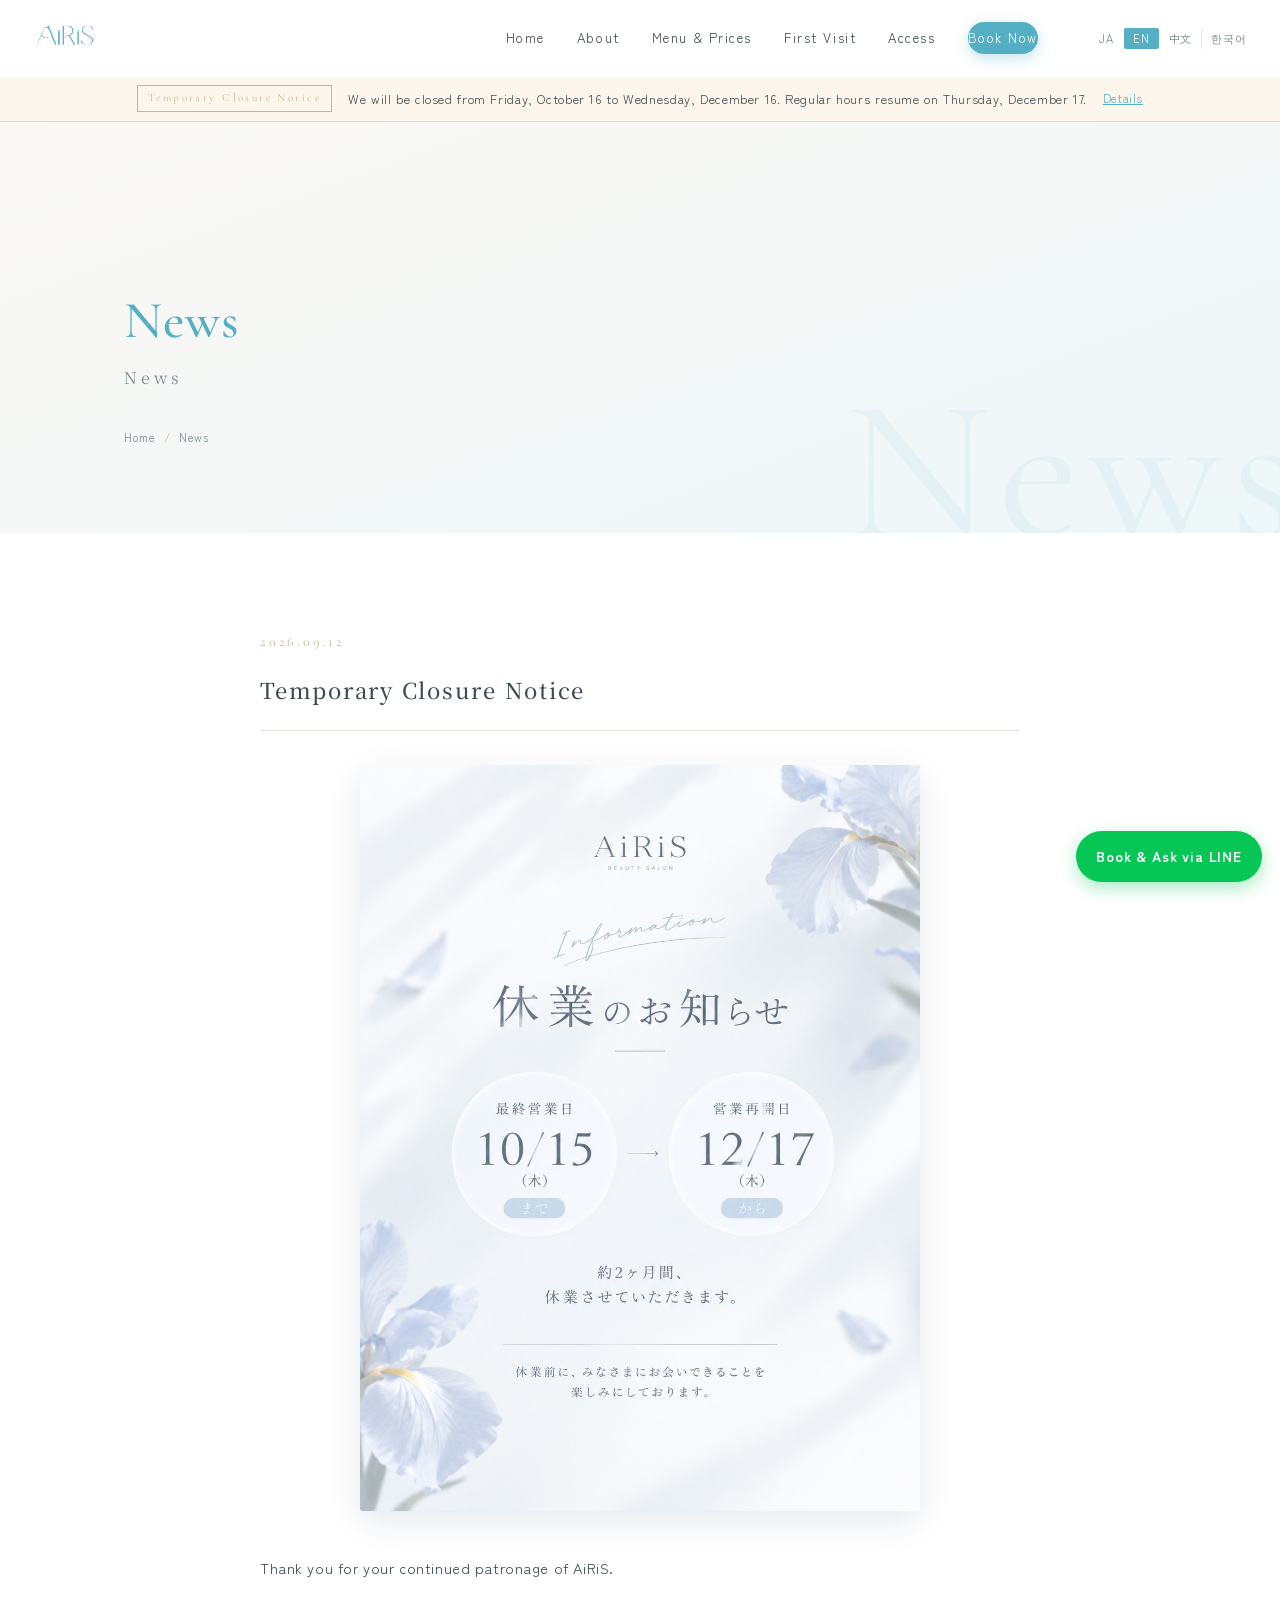
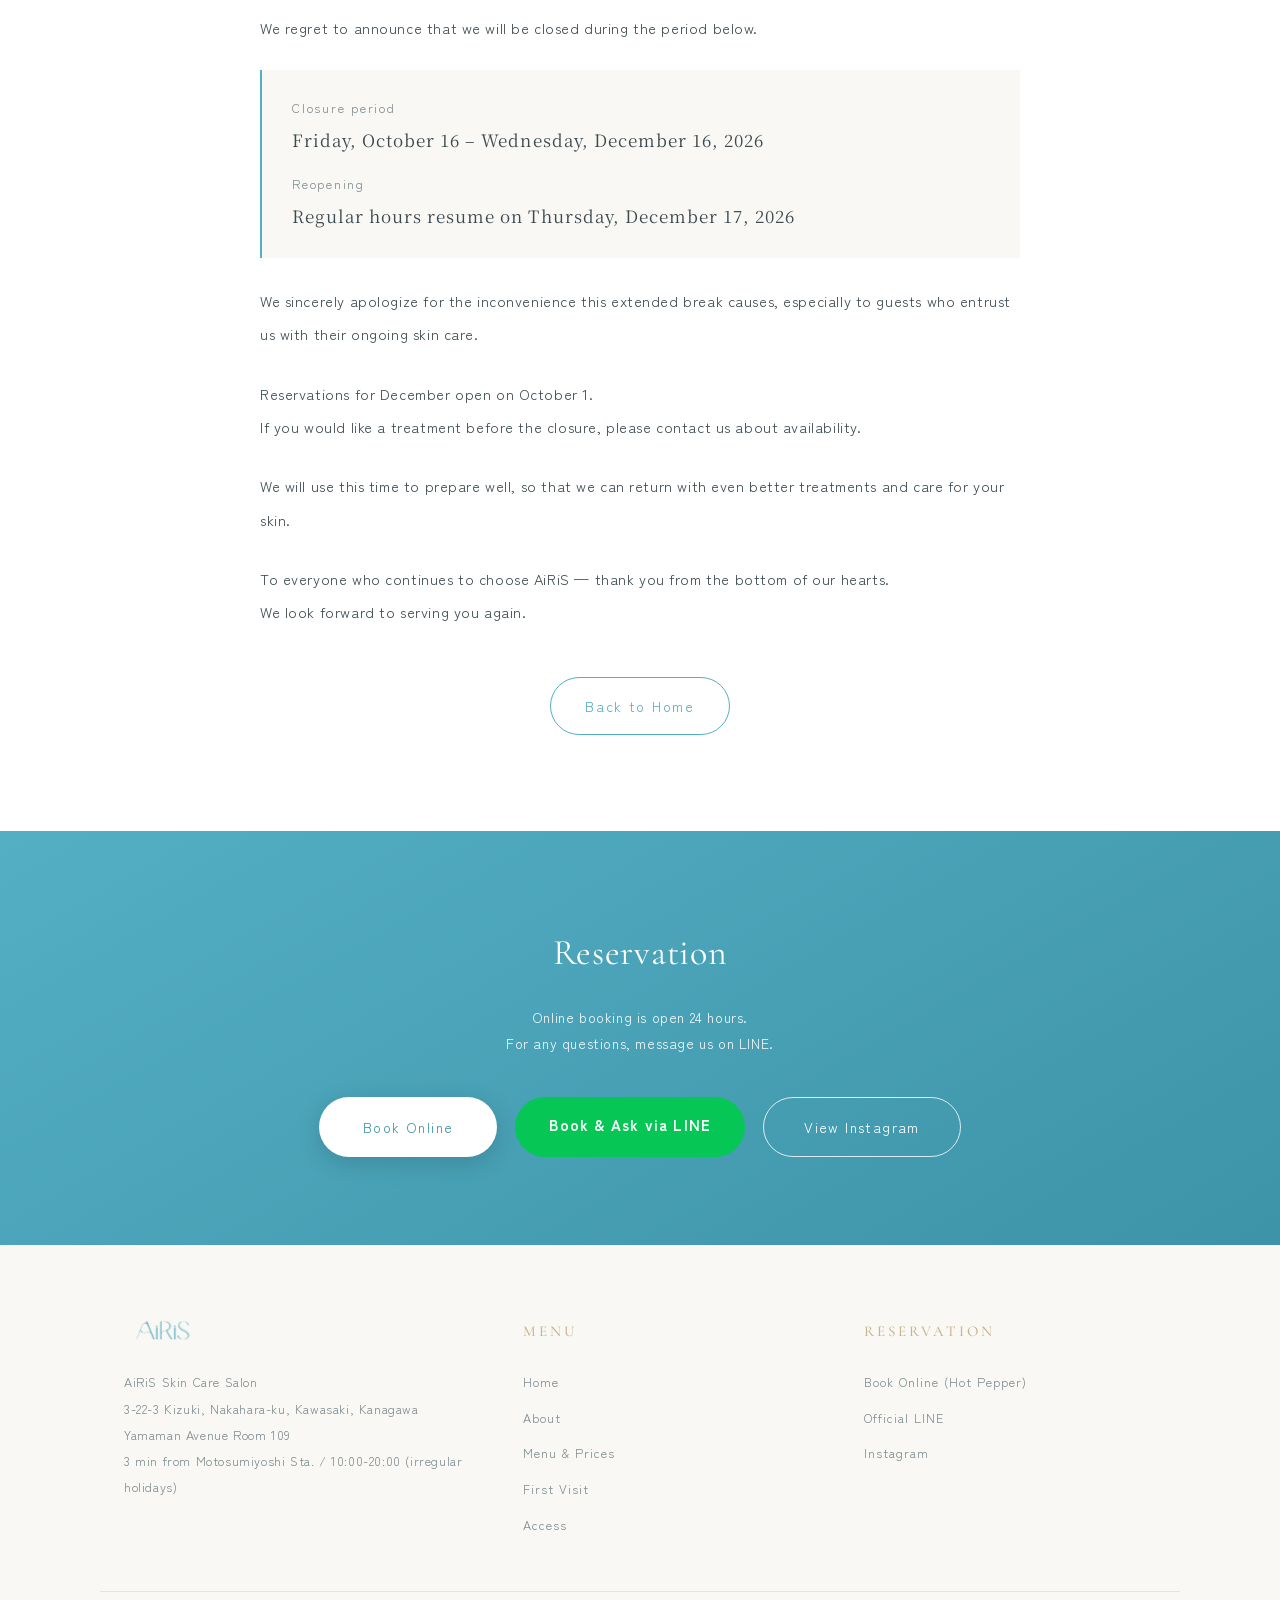
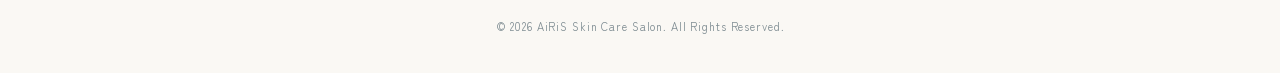
<file: news.html>
<!DOCTYPE html>
<html lang="ja">
<head>
<meta charset="UTF-8">
<meta name="viewport" content="width=device-width, initial-scale=1.0">
<title>お知らせ｜美肌専門店 AiRiS 元住吉</title>
<meta name="description" content="美肌専門店AiRiS(アイリス)からのお知らせ。2026年10月16日(金)〜12月16日(水)まで休業いたします。12月17日(木)より通常営業を再開予定です。">
<link rel="preconnect" href="https://fonts.googleapis.com">
<link rel="preconnect" href="https://fonts.gstatic.com" crossorigin>
<link href="https://fonts.googleapis.com/css2?family=Cormorant+Garamond:ital,wght@0,400;0,500;0,600;1,400&family=Noto+Serif+JP:wght@400;500;600&family=Shippori+Mincho+B1:wght@400;500;600&family=Zen+Kaku+Gothic+New:wght@400;500;700&display=swap" rel="stylesheet">
<link rel="stylesheet" href="assets/css/style.css">
<style>
.news-main{background:var(--white);}
.news-article{max-width:760px;margin:0 auto;}
.news-article .news-date{
  font-family:'Cormorant Garamond',serif;
  font-size:14px;letter-spacing:.2em;color:var(--gold);display:block;margin-bottom:14px;
}
.news-article h2{
  font-family:'Noto Serif JP',serif;font-size:22px;font-weight:500;
  letter-spacing:.08em;line-height:1.8;margin-bottom:34px;
  padding-bottom:20px;border-bottom:1px solid var(--line);
}
.news-visual{margin:0 auto 40px;max-width:560px;}
.news-visual img{width:100%;border-radius:2px;box-shadow:0 10px 34px rgba(20,40,80,.10);}
.news-body p{
  font-size:14.5px;line-height:2.3;color:var(--ink);
  letter-spacing:.04em;margin-bottom:26px;
}
.news-period{
  margin:0 0 26px;padding:26px 30px;background:var(--cream);
  border-left:2px solid var(--primary);
}
.news-period dt{
  font-size:12.5px;letter-spacing:.14em;color:var(--ink-light);margin-bottom:4px;
}
.news-period dd{
  font-family:'Noto Serif JP',serif;font-size:17px;letter-spacing:.06em;
  margin:0 0 16px;
}
.news-period dd:last-child{margin-bottom:0;}
.news-back{margin-top:48px;text-align:center;}
@media(max-width:900px){
  .news-article h2{font-size:18.5px;margin-bottom:26px;padding-bottom:16px;}
  .news-visual{margin-bottom:30px;}
  .news-body p{font-size:13.5px;line-height:2.15;margin-bottom:22px;}
  .news-period{padding:20px 20px;}
  .news-period dd{font-size:15.5px;}
}
</style>
</head>
<body>

<!-- 休業のお知らせ -->
<div class="notice-bar">
  <div class="notice-inner">
    <span class="notice-label">休業のお知らせ</span>
    <span class="notice-text">10月16日(金)〜12月16日(水)は休業いたします。12月17日(木)より通常営業を再開予定です。</span>
    <a class="notice-link" href="news.html">詳しくはこちら</a>
  </div>
</div>

<header id="header">
  <div class="header-inner">
    <a href="index.html" class="header-logo"><img src="assets/img/logo.png" alt="美肌専門店 AiRiS"></a>
    <nav class="pc-nav">
      <a href="index.html">ホーム</a>
      <a href="about.html">AiRiSについて</a>
      <a href="menu.html">メニュー・料金</a>
      <a href="guide.html">初めての方へ</a>
      <a href="access.html">アクセス</a>
      <a class="btn-reserve" href="https://beauty.hotpepper.jp/kr/slnH000710350/" target="_blank" rel="noopener">ご予約はこちら</a>
    </nav>
    <button class="menu-toggle" id="menuToggle" aria-label="メニュー">
      <span></span><span></span><span></span>
    </button>
  </div>
</header>
<nav class="sp-nav" id="spNav">
  <a href="index.html">ホーム</a>
  <a href="about.html">AiRiSについて</a>
  <a href="menu.html">メニュー・料金</a>
  <a href="guide.html">初めての方へ</a>
  <a href="access.html">アクセス</a>
  <a href="https://beauty.hotpepper.jp/kr/slnH000710350/" target="_blank" rel="noopener">ご予約はこちら</a>
</nav>

<div class="page-hero" data-en="News">
  <div class="wrap">
    <div class="en-title">News</div>
    <div class="ja-title">お知らせ</div>
    <div class="breadcrumb"><a href="index.html">ホーム</a><span>/</span>お知らせ</div>
  </div>
</div>

<!-- 休業のお知らせ本文 -->
<section class="news-main">
  <div class="wrap">
    <article class="news-article fade">
      <span class="news-date">2026.09.12</span>
      <h2>休業のお知らせ</h2>

      <div class="news-visual">
        <img src="assets/img/news_kyugyo_20260912.jpg?v=20260916" alt="休業のお知らせ 2026年10月16日から12月16日まで">
      </div>

      <div class="news-body">
        <p>いつも美肌専門店AiRiSをご愛顧いただき、ありがとうございます。</p>
        <p>この度、誠に勝手ながら、下記の期間を休業とさせていただくこととなりました。</p>

        <dl class="news-period">
          <dt>休業期間</dt>
          <dd>2026年10月16日(金)〜12月16日(水)</dd>
          <dt>営業再開</dt>
          <dd>2026年12月17日(木)より通常営業</dd>
        </dl>

        <p>長期間のお休みとなり、お肌管理をお任せいただいているお客様にはご不便をおかけしてしまい申し訳ございません。</p>
        <p>10月1日から、12月のご予約を受け付け開始いたします。<br>
        休業前のご予約をご希望のお客様は、空き状況をお問い合わせくださいませ。</p>
        <p>お休みの期間を経て、さらに皆さまのお肌のお悩みに寄り添い、より良い施術をご提供できるよう、しっかりと準備して戻ってまいります。</p>
        <p>いつも当店を選んでくださる皆さまに、心より感謝申し上げます。<br>
        今後とも美肌専門店AiRiSをよろしくお願いいたします。</p>
      </div>

      <div class="news-back">
        <a class="btn-ghost" href="index.html">ホームへ戻る</a>
      </div>
    </article>
  </div>
</section>

<!-- CTA -->
<section class="cta">
  <div class="wrap fade">
    <div class="en-title">Reservation</div>
    <p>ご予約はWEBから24時間受け付けています。<br>お悩み相談は公式LINEからどうぞ。</p>
    <div class="cta-buttons">
      <a class="btn-white" href="https://beauty.hotpepper.jp/kr/slnH000710350/" target="_blank" rel="noopener">WEB予約する</a>
      <a class="btn-line" href="https://lin.ee/OLIGNB0" target="_blank" rel="noopener">LINEで予約・相談</a>
      <a class="btn-outline-white" href="https://www.instagram.com/airis_motosumiyoshi/" target="_blank" rel="noopener">Instagramを見る</a>
    </div>
  </div>
</section>

<footer>
  <div class="footer-grid">
    <div class="footer-brand">
      <img src="assets/img/logo.png" alt="AiRiS">
      <p>美肌専門店 AiRiS(アイリス)<br>
      神奈川県川崎市中原区木月3-22-3<br>やままんアヴェニュー109号室<br>
      元住吉駅 徒歩3分／10:00〜20:00(不定休)</p>
    </div>
    <div class="footer-col">
      <h4>MENU</h4>
      <a href="index.html">ホーム</a>
      <a href="about.html">AiRiSについて</a>
      <a href="menu.html">メニュー・料金</a>
      <a href="guide.html">初めての方へ</a>
      <a href="access.html">アクセス</a>
    </div>
    <div class="footer-col">
      <h4>RESERVATION</h4>
      <a href="https://beauty.hotpepper.jp/kr/slnH000710350/" target="_blank" rel="noopener">WEB予約(ホットペッパー)</a>
      <a class="footer-line" href="https://lin.ee/OLIGNB0" target="_blank" rel="noopener">公式LINE</a>
      <a href="https://www.instagram.com/airis_motosumiyoshi/" target="_blank" rel="noopener">Instagram</a>
    </div>
  </div>
  <div class="footer-bottom">&copy; 2026 美肌専門店 AiRiS All Rights Reserved.</div>
</footer>

<script src="assets/js/main.js"></script>
<script src="assets/js/i18n.js?v=20260913a"></script>
  <a class="line-float" href="https://lin.ee/OLIGNB0" target="_blank" rel="noopener">LINEで予約・相談</a>
</body>
</html>
</file>
<file: assets/css/style.css>
/* ============================================================
   美肌専門店 AiRiS — 共通スタイル
   ============================================================ */
:root{
  --primary:#54afc4;
  --primary-dark:#3d93a8;
  --primary-pale:#eef7f9;
  --ink:#3c4a50;
  --ink-light:#7c8a90;
  --cream:#faf8f4;
  --white:#ffffff;
  --gold:#c8b48c;
  --line:#e8e4dc;
}
*{margin:0;padding:0;box-sizing:border-box;}
html{scroll-behavior:smooth;scroll-padding-top:80px;}
body{
  font-family:'Zen Kaku Gothic New',sans-serif;
  color:var(--ink);
  background:var(--white);
  line-height:1.9;
  letter-spacing:.04em;
  font-size:15px;
  -webkit-font-smoothing:antialiased;
  overflow-x:hidden;
}
img{max-width:100%;display:block;}
a{text-decoration:none;color:inherit;}
.serif{font-family:'Noto Serif JP',serif;}
.en{font-family:'Cormorant Garamond',serif;}
.display{font-family:'Shippori Mincho B1',serif;}

/* ---------- 共通レイアウト ---------- */
.wrap{max-width:1080px;margin:0 auto;padding:0 24px;}
.wrap-wide{max-width:1280px;margin:0 auto;padding:0 24px;}
section{padding:96px 0;}
.sec-head{text-align:center;margin-bottom:56px;}
.sec-head .en-title{
  font-family:'Cormorant Garamond',serif;
  font-size:38px;font-weight:500;letter-spacing:.14em;
  color:var(--primary);line-height:1.2;
}
.sec-head .ja-title{
  font-family:'Noto Serif JP',serif;
  font-size:15px;color:var(--ink-light);margin-top:10px;letter-spacing:.2em;
}
.sec-head.left{text-align:left;}
.fade{opacity:0;transform:translateY(24px);transition:opacity .9s ease,transform .9s ease;}
.fade.show{opacity:1;transform:none;}
.more-link{
  display:inline-flex;align-items:center;gap:12px;
  font-size:13px;letter-spacing:.16em;color:var(--ink);
  border-bottom:1px solid var(--gold);padding-bottom:6px;
  transition:color .3s,gap .3s;
}
.more-link::after{content:"→";color:var(--gold);transition:transform .3s;}
.more-link:hover{color:var(--primary);}
.more-link:hover::after{transform:translateX(6px);}

/* ---------- ボタン ---------- */
.btn-main{
  display:inline-block;background:var(--primary);color:#fff;
  padding:16px 38px;border-radius:999px;
  font-size:14px;letter-spacing:.12em;
  box-shadow:0 6px 20px rgba(84,175,196,.4);
  transition:transform .3s,background .3s;
}
.btn-main:hover{background:var(--primary-dark);transform:translateY(-2px);}
.btn-ghost{
  display:inline-block;border:1px solid var(--primary);color:var(--primary);
  padding:15px 34px;border-radius:999px;
  font-size:14px;letter-spacing:.12em;transition:background .3s,color .3s;
}
.btn-ghost:hover{background:var(--primary);color:#fff;}
.btn-white{
  display:inline-block;background:#fff;color:var(--primary-dark);
  padding:17px 44px;border-radius:999px;font-size:14px;letter-spacing:.1em;
  transition:transform .3s;box-shadow:0 6px 24px rgba(0,0,0,.15);
}
.btn-white:hover{transform:translateY(-2px);}
.btn-outline-white{
  display:inline-block;border:1px solid rgba(255,255,255,.8);color:#fff;
  padding:16px 40px;border-radius:999px;font-size:14px;letter-spacing:.1em;
  transition:background .3s;
}
.btn-outline-white:hover{background:rgba(255,255,255,.15);}

/* ---------- ヘッダー ---------- */
header{
  position:fixed;top:0;left:0;right:0;z-index:100;
  background:rgba(255,255,255,.92);backdrop-filter:blur(8px);
  border-bottom:1px solid transparent;
  transition:background .4s,border-color .4s;
}
header.scrolled{border-bottom-color:var(--line);}
header.transparent{background:transparent;backdrop-filter:none;}
header.transparent.scrolled{background:rgba(255,255,255,.92);backdrop-filter:blur(8px);}
.header-inner{
  max-width:1280px;margin:0 auto;padding:0 24px;
  display:flex;align-items:center;justify-content:space-between;height:76px;
}
.header-logo img{height:34px;width:auto;}
nav.pc-nav{display:flex;gap:32px;align-items:center;}
nav.pc-nav a{
  font-size:13px;letter-spacing:.12em;color:var(--ink);
  position:relative;padding:4px 0;
}
nav.pc-nav a::after{
  content:"";position:absolute;left:0;bottom:0;width:0;height:1px;
  background:var(--primary);transition:width .3s;
}
nav.pc-nav a:hover{color:var(--primary);}
nav.pc-nav a:hover::after,nav.pc-nav a.current::after{width:100%;}
nav.pc-nav a.current{color:var(--primary);}
.btn-reserve{
  background:var(--primary);color:#fff !important;
  padding:11px 26px;border-radius:999px;
  font-size:13px;letter-spacing:.1em;
  transition:background .3s;
  box-shadow:0 4px 14px rgba(84,175,196,.35);
}
.btn-reserve:hover{background:var(--primary-dark);}
nav.pc-nav a.btn-reserve::after{display:none;}
/* 明るい写真の上でも視認できるよう、白丸の中に線を置く */
.menu-toggle{
  display:none;border:none;cursor:pointer;z-index:110;
  width:44px;height:44px;border-radius:50%;
  background:rgba(255,255,255,.9);
  box-shadow:0 2px 10px rgba(60,74,80,.14);
  align-items:center;justify-content:center;flex-direction:column;gap:5px;
  padding:0;transition:background .3s;
}
.menu-toggle span{display:block;width:19px;height:1.5px;background:var(--ink);transition:.3s;}
.menu-toggle.open span:nth-child(1){transform:translateY(6.5px) rotate(45deg);}
.menu-toggle.open span:nth-child(2){opacity:0;}
.menu-toggle.open span:nth-child(3){transform:translateY(-6.5px) rotate(-45deg);}
.sp-nav{display:none;}

/* ---------- 下層ページヒーロー ---------- */
.page-hero{
  padding:170px 0 84px;
  background:linear-gradient(160deg,var(--cream) 0%,var(--primary-pale) 100%);
  position:relative;overflow:hidden;
}
.page-hero::before{
  content:attr(data-en);
  font-family:'Cormorant Garamond',serif;
  position:absolute;right:-2%;bottom:-38px;
  font-size:200px;line-height:1;color:var(--primary);
  opacity:.07;letter-spacing:.04em;white-space:nowrap;pointer-events:none;
}
.page-hero .en-title{
  font-family:'Cormorant Garamond',serif;
  font-size:52px;font-weight:500;letter-spacing:.1em;color:var(--primary);line-height:1.1;
}
.page-hero .ja-title{
  font-family:'Noto Serif JP',serif;
  font-size:16px;letter-spacing:.24em;color:var(--ink-light);margin-top:14px;
}
.breadcrumb{
  margin-top:34px;font-size:11.5px;color:var(--ink-light);letter-spacing:.08em;
}
.breadcrumb a{color:var(--ink-light);}
.breadcrumb a:hover{color:var(--primary);}
.breadcrumb span{margin:0 8px;color:var(--gold);}

/* ---------- CTA帯(共通) ---------- */
.cta{
  background:linear-gradient(150deg,var(--primary) 0%,var(--primary-dark) 100%);
  text-align:center;color:#fff;padding:88px 0;
}
.cta .en-title{
  font-family:'Cormorant Garamond',serif;font-size:36px;letter-spacing:.16em;margin-bottom:16px;
}
.cta p{font-size:14px;opacity:.92;margin-bottom:40px;}
.cta-buttons{display:flex;gap:18px;justify-content:center;flex-wrap:wrap;}

/* ---------- フッター ---------- */
footer{background:var(--cream);padding:72px 0 36px;}
.footer-grid{
  max-width:1080px;margin:0 auto;padding:0 24px;
  display:grid;grid-template-columns:1.2fr 1fr 1fr;gap:48px;
}
.footer-brand img{height:32px;margin-bottom:20px;}
.footer-brand p{font-size:12.5px;color:var(--ink-light);line-height:2.1;}
.footer-col h4{
  font-family:'Cormorant Garamond',serif;
  font-size:15px;letter-spacing:.2em;color:var(--gold);margin-bottom:18px;font-weight:500;
}
.footer-col a{
  display:block;font-size:12.5px;color:var(--ink-light);
  padding:6px 0;letter-spacing:.08em;
}
.footer-col a:hover{color:var(--primary);}
.footer-bottom{
  max-width:1080px;margin:48px auto 0;padding:24px 24px 0;
  border-top:1px solid var(--line);
  text-align:center;font-size:11px;color:var(--ink-light);letter-spacing:.08em;
}

/* ---------- 汎用パーツ ---------- */
.media-row{
  display:grid;grid-template-columns:1fr 1fr;gap:64px;align-items:center;
  margin-bottom:88px;
}
.media-row:last-child{margin-bottom:0;}
.media-row.reverse .media-img{order:2;}
.media-img{overflow:hidden;border-radius:2px;}
.media-img img{transition:transform .8s ease;width:100%;height:380px;object-fit:cover;}
.media-row:hover .media-img img{transform:scale(1.04);}
.media-body .en-label{
  font-family:'Cormorant Garamond',serif;
  font-size:15px;letter-spacing:.24em;color:var(--gold);
  margin-bottom:14px;display:block;
}
.media-body h3{
  font-family:'Noto Serif JP',serif;
  font-size:24px;font-weight:500;line-height:1.8;letter-spacing:.08em;margin-bottom:20px;
}
.media-body p{color:var(--ink-light);font-size:14px;}

.info-table{width:100%;border-collapse:collapse;}
.info-table th,.info-table td{
  text-align:left;padding:18px 8px;border-bottom:1px solid var(--line);
  font-size:13.5px;font-weight:400;vertical-align:top;
}
.info-table th{width:120px;color:var(--ink-light);letter-spacing:.1em;white-space:nowrap;}

/* ---------- ギャラリーマーキー ---------- */
.marquee{overflow:hidden;padding:0;position:relative;}
.marquee-track{
  display:flex;gap:16px;width:max-content;
  animation:marquee 46s linear infinite;
}
.marquee:hover .marquee-track{animation-play-state:paused;}
.marquee-track img{
  height:260px;width:auto;border-radius:2px;object-fit:cover;
}
@keyframes marquee{
  from{transform:translateX(0);}
  to{transform:translateX(-50%);}
}

/* ---------- レスポンシブ ---------- */
@media(max-width:900px){
  section{padding:50px 0;}
  .wrap,.wrap-wide{padding:0 22px;}
  /* 日本語を文節単位で折り返し、行末に1文字だけ残るのを防ぐ */
  h1,h2,h3,h4,summary,.lead,.ttl,.catch,.hero-catch,.nm{
    word-break:auto-phrase;text-wrap:pretty;
  }
  /* 英字見出しは横幅を超えやすいので縮小 */
  .sec-head{margin-bottom:28px;}
  .sec-head .en-title{font-size:27px;letter-spacing:.1em;}
  .sec-head .ja-title{font-size:13px;letter-spacing:.16em;}
  .cta{padding:46px 0;}
  .cta .en-title{font-size:25px;letter-spacing:.1em;margin-bottom:10px;}
  .cta p{font-size:13px;line-height:1.9;margin-bottom:22px;word-break:auto-phrase;}
  .cta-buttons{flex-direction:column;align-items:center;gap:11px;}
  .cta-buttons a{width:100%;max-width:300px;text-align:center;padding:15px 20px;}
  .page-hero{padding:112px 0 44px;}
  .page-hero .en-title{font-size:36px;}
  .page-hero .ja-title{font-size:14px;letter-spacing:.18em;}
  .page-hero::before{font-size:110px;bottom:-16px;}
  nav.pc-nav{display:none;}
  .menu-toggle{display:flex;}
  .header-inner{height:68px;padding:0 18px;}
  .header-logo img{height:29px;}
  .sp-nav{
    display:block;position:fixed;top:68px;left:0;right:0;z-index:99;
    background:#fff;border-bottom:1px solid var(--line);
    max-height:0;overflow:hidden;transition:max-height .4s ease;
  }
  .sp-nav.open{max-height:480px;}
  .sp-nav a{
    display:block;padding:17px 28px;font-size:14px;letter-spacing:.1em;
    border-top:1px solid var(--cream);
  }
  .media-row{grid-template-columns:1fr;gap:18px;margin-bottom:38px;}
  .media-row.reverse .media-img{order:0;}
  .media-img img{height:44vw;min-height:170px;}
  .media-body h3{font-size:20px;line-height:1.75;margin-bottom:12px;}
  .media-body p{font-size:13.5px;}
  /* 情報テーブルは縦積みにして窮屈さを解消 */
  .info-table th,.info-table td{display:block;width:auto;padding:0;border:none;}
  .info-table th{
    color:var(--gold);font-size:11px;letter-spacing:.16em;
    padding-top:20px;
  }
  .info-table td{padding:6px 0 18px;border-bottom:1px solid var(--line);font-size:13.5px;}
  /* フッターはロゴ+住所を上に、リンク2列を下に置いて縦を圧縮 */
  footer{padding:34px 0 18px;}
  .footer-grid{grid-template-columns:1fr 1fr;gap:20px;padding:0 22px;}
  .footer-brand{grid-column:1 / -1;}
  .footer-brand img{height:26px;margin-bottom:9px;}
  .footer-brand p{font-size:12px;line-height:1.85;}
  .footer-col h4{font-size:12.5px;letter-spacing:.16em;margin-bottom:7px;}
  .footer-col a{font-size:12px;padding:3px 0;}
  .footer-bottom{margin-top:20px;padding-top:13px;font-size:10.5px;}
  .marquee-track{gap:10px;}
  .marquee-track img{height:150px;}
}

/* 言語切替(2026-09-03追加) */
.lang-switch{display:flex;align-items:center;gap:1px;margin-left:20px;}
.lang-switch button{
  appearance:none;border:none;background:none;cursor:pointer;
  font-family:'Zen Kaku Gothic New',sans-serif;
  font-size:11px;letter-spacing:.08em;color:var(--ink-light);
  padding:5px 9px;line-height:1;border-radius:2px;
  transition:color .3s, background .3s;
}
.lang-switch button + button{box-shadow:-1px 0 0 var(--line);}
.lang-switch button:hover{color:var(--primary);}
.lang-switch button.is-active{color:#fff;background:var(--primary);box-shadow:none;}
.lang-switch button.is-active + button{box-shadow:none;}

/* 韓国語・中国語は明朝系だと字形が崩れるのでゴシックに寄せる */
html[lang="ko"] body,html[lang="zh-Hans"] body,
html[lang="ko"] h1,html[lang="ko"] h2,html[lang="ko"] h3,html[lang="ko"] .lead,html[lang="ko"] .ttl,
html[lang="zh-Hans"] h1,html[lang="zh-Hans"] h2,html[lang="zh-Hans"] h3,html[lang="zh-Hans"] .lead,html[lang="zh-Hans"] .ttl{
  font-family:'Zen Kaku Gothic New','Noto Sans KR','Noto Sans SC',
    -apple-system,'Hiragino Sans','Apple SD Gothic Neo','PingFang SC',sans-serif;
}
/* 英語は行間を詰めすぎない。日本語前提の字送りだと窮屈になる */
html[lang="en"] .hero-catch,html[lang="en"] .lead,html[lang="en"] .ttl,html[lang="en"] .en-title{letter-spacing:.02em;}
html[lang="en"] .hero-catch{line-height:1.5;}
/* 日本語は読点で区切れるが、他言語は単語間に空きが要る（「綺麗は、土台から。」の分割対策） */
html:not([lang="ja"]) .hero-catch .accent,
html:not([lang="ja"]) .philosophy .lead .accent,
html:not([lang="ja"]) .concept-copy .lead .accent{margin:0 .25em;}
html[lang="zh-Hans"] .hero-catch .accent,
html[lang="zh-Hans"] .philosophy .lead .accent,
html[lang="zh-Hans"] .concept-copy .lead .accent{margin:0;}

@media(max-width:900px){
  /* スマホはハンバーガーメニューの中に横並びで置く */
  .sp-nav .lang-switch{
    margin:0;padding:14px 24px;gap:8px;border-top:1px solid var(--cream);
  }
  .sp-nav .lang-switch button{
    flex:1;padding:9px 4px;font-size:11.5px;
    border:1px solid var(--line);border-radius:2px;box-shadow:none;
  }
  .sp-nav .lang-switch button.is-active{border-color:var(--primary);}
  .sp-nav.open{max-height:620px;}
}

/* 休業のお知らせバー（2026-10〜12） */
.notice-bar{background:#fdf6ec;border-bottom:1px solid #e8d9b8;padding:9px 0;text-align:center;margin-top:76px;}
@media(max-width:900px){ .notice-bar{margin-top:68px;} }
.notice-inner{max-width:1080px;margin:0 auto;padding:0 24px;display:flex;align-items:center;justify-content:center;gap:16px;flex-wrap:wrap;}
.notice-label{font-family:'Cormorant Garamond',serif;font-size:11px;letter-spacing:.22em;color:var(--gold);border:1px solid var(--gold);padding:2px 10px;white-space:nowrap;}
.notice-text{font-size:12.5px;color:var(--ink);letter-spacing:.05em;line-height:1.7;}
.notice-link{font-size:12px;color:var(--primary);text-decoration:underline;letter-spacing:.05em;white-space:nowrap;}
@media(max-width:640px){.notice-text{font-size:11.5px;text-align:center;}}

/* LINE導線(2026-08-25追加) */
.btn-line{display:inline-block;background:#06C755;color:#fff;padding:14px 34px;border-radius:999px;font-weight:600;letter-spacing:.08em;}
.btn-line:hover{opacity:.85;}
.line-float{position:fixed;right:18px;bottom:18px;z-index:99;background:#06C755;color:#fff;padding:12px 20px;border-radius:999px;font-size:14px;font-weight:600;letter-spacing:.06em;box-shadow:0 6px 18px rgba(6,199,85,.35);}
.line-float:hover{opacity:.9;}
@media(max-width:640px){.line-float{right:12px;bottom:12px;padding:11px 16px;font-size:13px;}}
</file>
